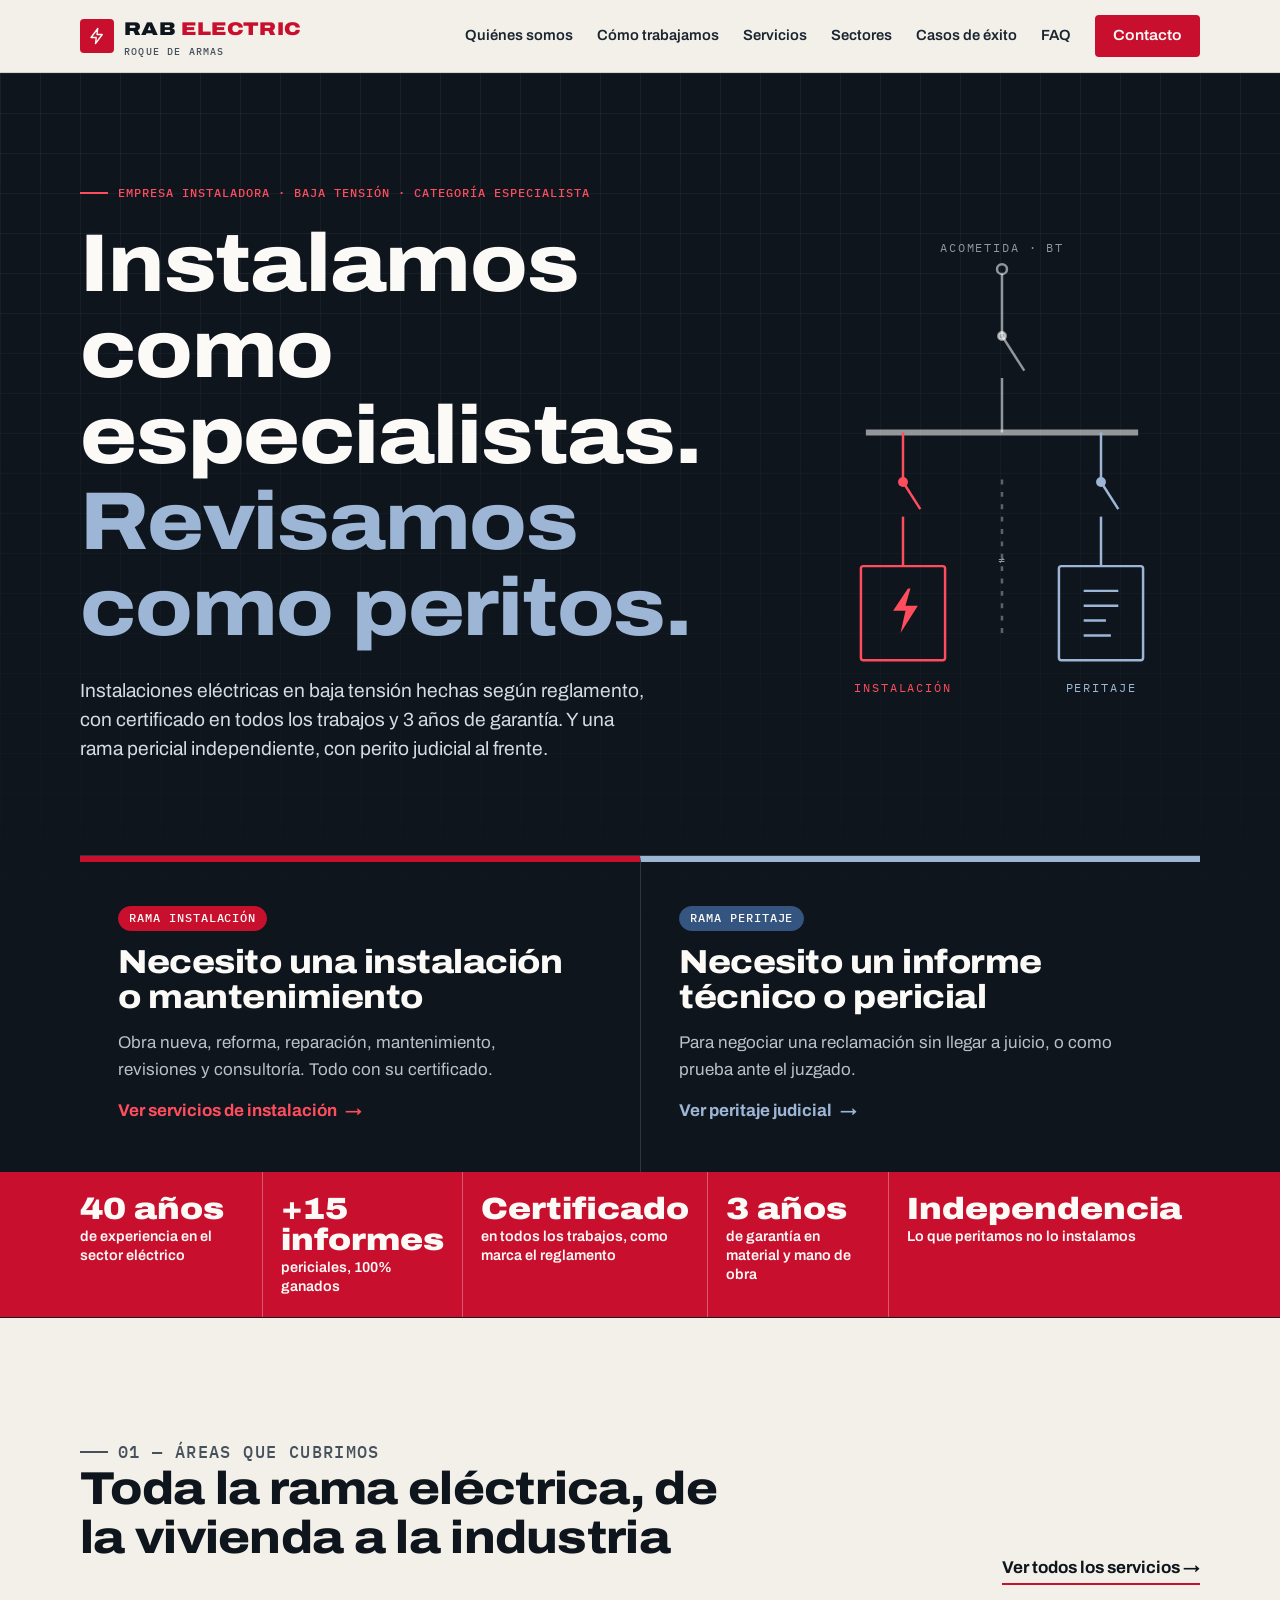
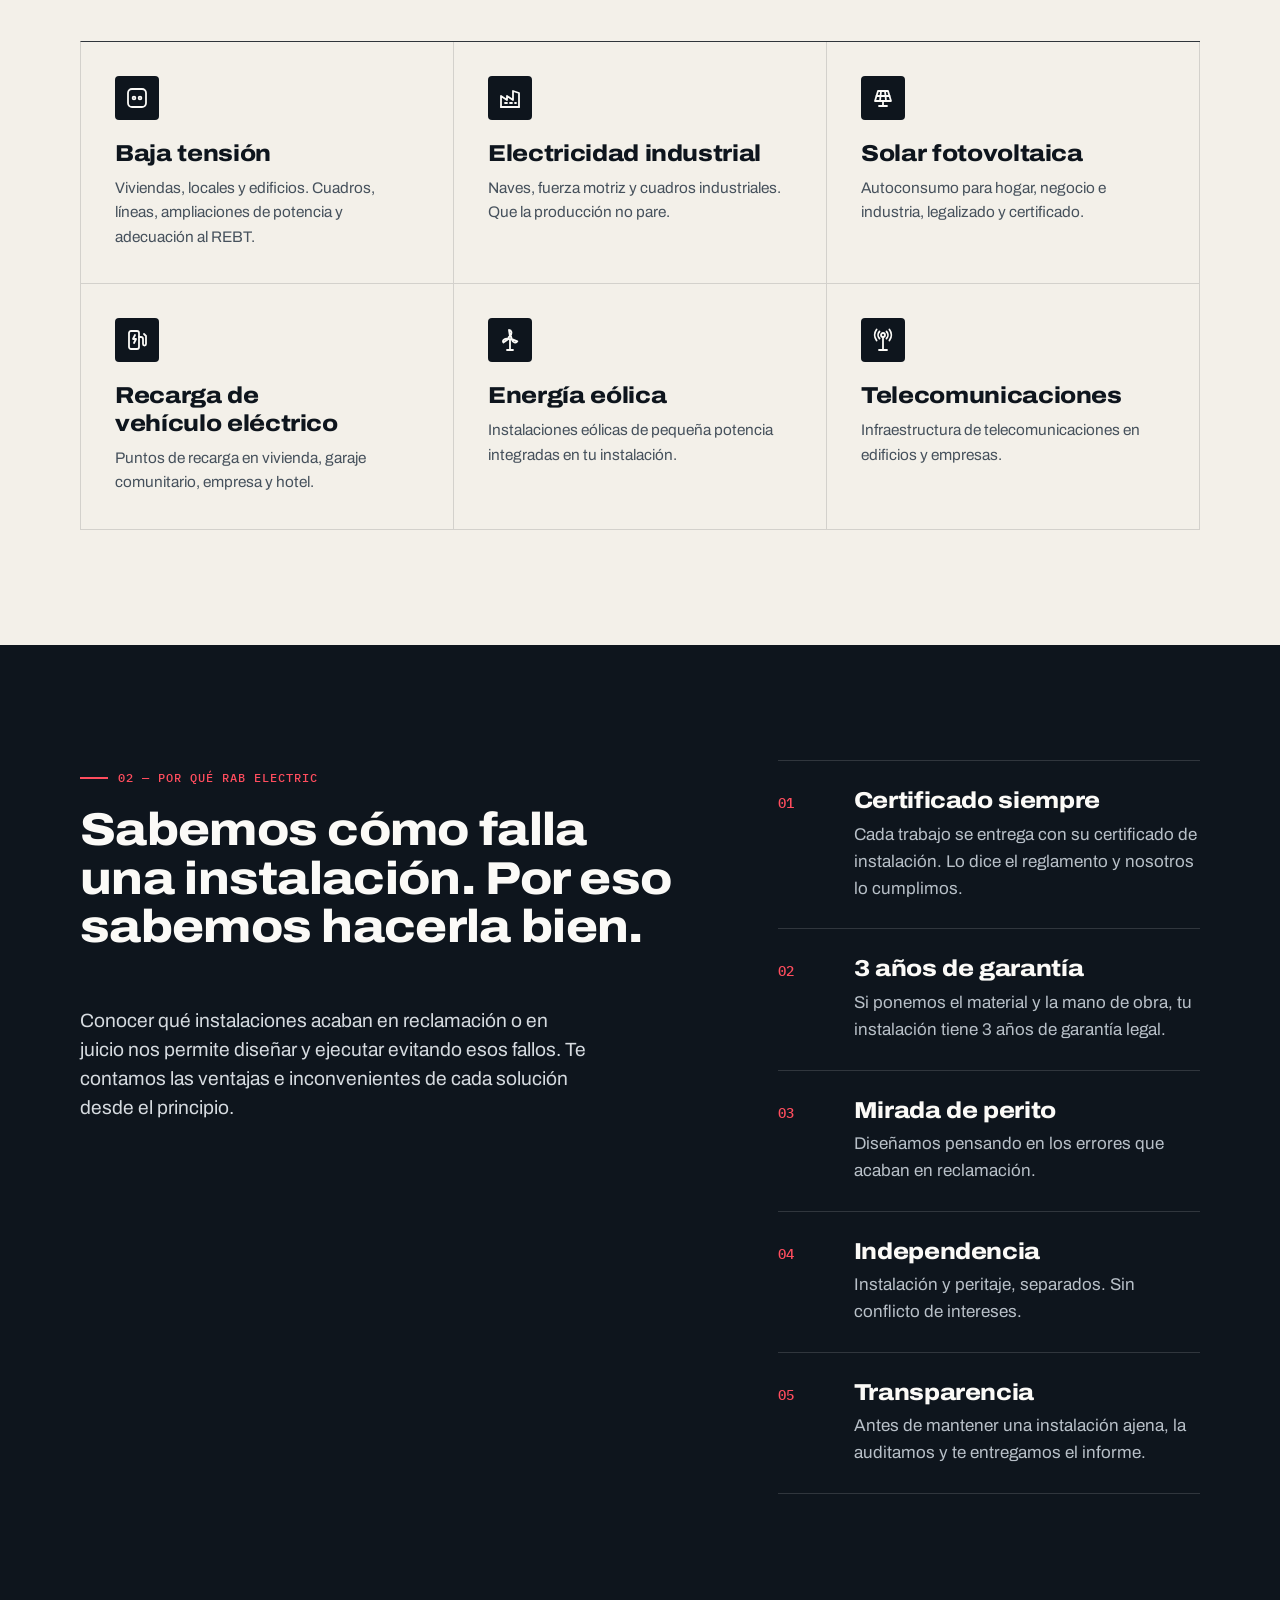
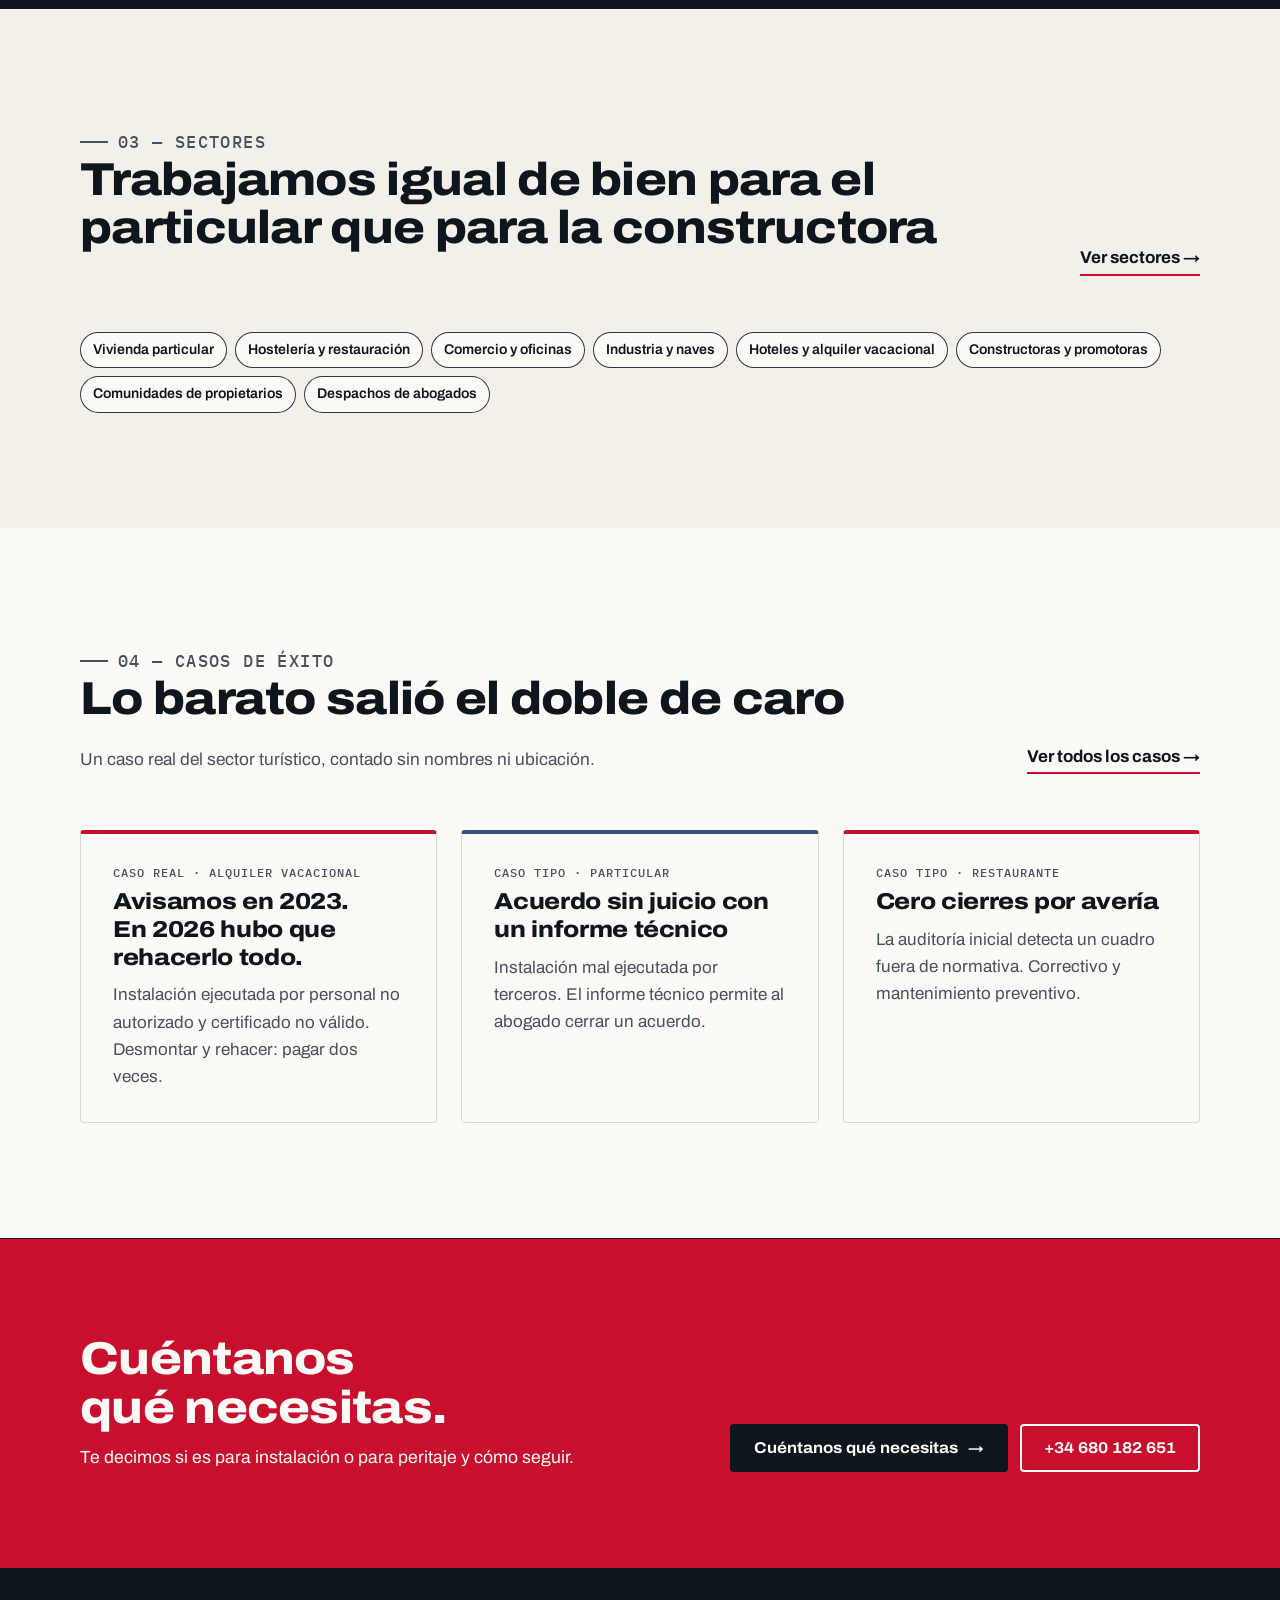
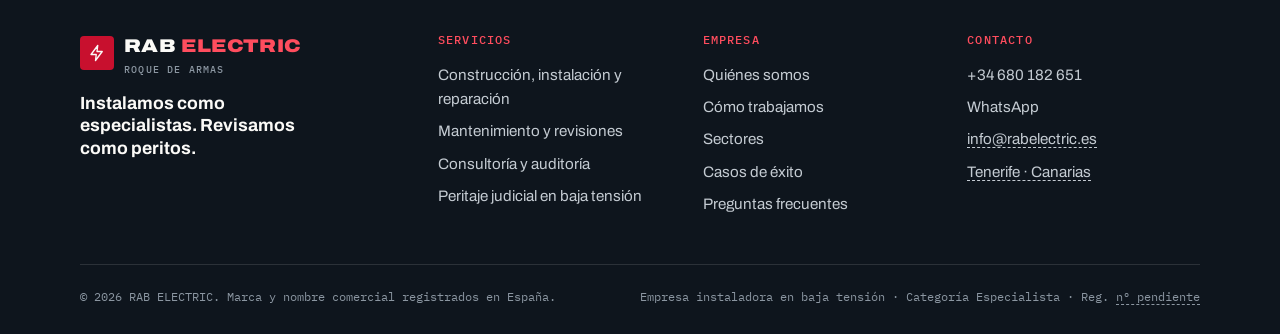
<file: index.html>
<!doctype html>
<html lang="es">
<head>
  <meta charset="utf-8">
  <meta name="viewport" content="width=device-width, initial-scale=1">
  <title>RAB ELECTRIC — Instalamos como especialistas. Revisamos como peritos.</title>
  <meta name="description" content="Empresa instaladora de baja tensión, categoría Especialista, con perito judicial al frente. Certificado en todos los trabajos y 3 años de garantía.">
  <meta name="theme-color" content="#0e151d">
  <link rel="icon" href="assets/img/favicon.svg" type="image/svg+xml">
  <link rel="preconnect" href="https://fonts.googleapis.com">
  <link rel="preconnect" href="https://fonts.gstatic.com" crossorigin>
  <link href="https://fonts.googleapis.com/css2?family=Archivo:wdth,wght@62..125,400..900&family=IBM+Plex+Mono:wght@400;500&display=swap" rel="stylesheet">
  <link rel="stylesheet" href="assets/css/styles.css">
</head>
<body>
  <a class="skip" href="#main">Saltar al contenido</a>
  <header class="site-header">
    <div class="wrap">
      <a class="brand" href="index.html" aria-label="RAB ELECTRIC, inicio">
        <span class="brand-mark"><svg viewBox="0 0 24 24" fill="none" stroke="currentColor" stroke-width="1.8" stroke-linecap="round" stroke-linejoin="round" aria-hidden="true"><path d="M13 2 4 14h7l-1 8 9-12h-7l1-8z"/></svg></span>
        <span>RAB <b>ELECTRIC</b><small>ROQUE DE ARMAS</small></span>
      </a>
      <button class="nav-toggle" type="button" aria-expanded="false" aria-controls="nav" aria-label="Abrir menú"><span></span></button>
      <nav class="nav" id="nav" aria-label="Principal">
        <a href="quienes-somos.html">Quiénes somos</a>
        <a href="como-trabajamos.html">Cómo trabajamos</a>
        <a href="servicios.html">Servicios</a>
        <a href="sectores.html">Sectores</a>
        <a href="casos-de-exito.html">Casos de éxito</a>
        <a href="preguntas-frecuentes.html">FAQ</a>
        <a class="btn btn--red" href="contacto.html">Contacto</a>
      </nav>
    </div>
  </header>

  <main id="main">
    <section class="hero on-dark">
      <div class="wrap">
        <div class="hero-grid">
          <div>
            <p class="eyebrow eyebrow--red">Empresa instaladora · Baja tensión · Categoría Especialista</p>
            <h1><span class="line1">Instalamos como especialistas.</span> <span class="line2">Revisamos como peritos.</span></h1>
            <p class="lead">Instalaciones eléctricas en baja tensión hechas según reglamento, con certificado en todos los trabajos y 3 años de garantía. Y una rama pericial independiente, con perito judicial al frente.</p>
          </div>
          <svg class="hero-diagram" viewBox="0 0 320 400" fill="none" stroke="currentColor" stroke-width="2" role="img" aria-label="Esquema unifilar: una acometida que se divide en dos ramas independientes, Instalación y Peritaje">
          <g font-family="IBM Plex Mono, monospace" font-size="10" letter-spacing="1.5" fill="currentColor" stroke="none">
            <text x="160" y="16" text-anchor="middle">ACOMETIDA · BT</text>
            <text x="80" y="372" text-anchor="middle" class="live">INSTALACIÓN</text>
            <text x="240" y="372" text-anchor="middle" class="peri">PERITAJE</text>
            <text x="160" y="268" text-anchor="middle">≠</text>
          </g>
          <circle cx="160" cy="30" r="4"/>
          <path d="M160 34v50"/>
          <path d="M160 84l18 28"/><path d="M160 118v44"/>
          <circle cx="160" cy="84" r="3" fill="currentColor"/>
          <path d="M50 162h220" stroke-width="5"/>
          <g class="live">
            <path d="M80 162v40"/><circle cx="80" cy="202" r="3" fill="currentColor"/>
            <path d="M80 202l14 22"/><path d="M80 230v40"/>
            <rect x="46" y="270" width="68" height="76" rx="2"/>
            <path d="m84 288-12 18h10l-4 18 14-22h-10l4-14z" fill="currentColor" stroke="none"/>
          </g>
          <g class="peri">
            <path d="M240 162v40"/><circle cx="240" cy="202" r="3" fill="currentColor"/>
            <path d="M240 202l14 22"/><path d="M240 230v40"/>
            <rect x="206" y="270" width="68" height="76" rx="2"/>
            <path d="M226 290h28M226 302h28M226 314h18M226 326h22" stroke-width="2"/>
          </g>
          <path d="M160 200v130" stroke-dasharray="4 6" opacity=".6"/>
        </svg>
        </div>
        <div class="paths">
          <a class="path path--inst" href="servicios.html#instalacion">
            <span class="tag tag--inst">Rama Instalación</span>
            <h2>Necesito una instalación o mantenimiento</h2>
            <p>Obra nueva, reforma, reparación, mantenimiento, revisiones y consultoría. Todo con su certificado.</p>
            <span class="go">Ver servicios de instalación <span class="arrow" aria-hidden="true">→</span></span>
          </a>
          <a class="path path--peri" href="servicios.html#peritaje">
            <span class="tag tag--peri">Rama Peritaje</span>
            <h2>Necesito un informe técnico o pericial</h2>
            <p>Para negociar una reclamación sin llegar a juicio, o como prueba ante el juzgado.</p>
            <span class="go">Ver peritaje judicial <span class="arrow" aria-hidden="true">→</span></span>
          </a>
        </div>
      </div>
    </section>

    <section class="proof" aria-label="Garantías">
      <div class="wrap">
        <ul>
          <li><b>40 años</b><span>de experiencia en el sector eléctrico</span></li>
          <li><b>+15 informes</b><span>periciales, 100% ganados</span></li>
          <li><b>Certificado</b><span>en todos los trabajos, como marca el reglamento</span></li>
          <li><b>3 años</b><span>de garantía en material y mano de obra</span></li>
          <li><b>Independencia</b><span>Lo que peritamos no lo instalamos</span></li>
        </ul>
      </div>
    </section>

    <section class="section">
      <div class="wrap">
        <div class="section-head section-head--split">
          <div>
            <p class="eyebrow">01 — Áreas que cubrimos</p>
            <h2>Toda la rama eléctrica, de la vivienda a la industria</h2>
          </div>
          <a class="link-arrow" href="servicios.html">Ver todos los servicios →</a>
        </div>
        <div class="areas">
          <div class="area">
            <span class="icon"><svg viewBox="0 0 24 24" fill="none" stroke="currentColor" stroke-width="1.8" stroke-linecap="round" stroke-linejoin="round" aria-hidden="true"><rect x="3" y="3" width="18" height="18" rx="4"/><circle cx="9" cy="12" r="1.4"/><circle cx="15" cy="12" r="1.4"/></svg></span>
            <h3>Baja tensión</h3>
            <p>Viviendas, locales y edificios. Cuadros, líneas, ampliaciones de potencia y adecuación al REBT.</p>
          </div>
          <div class="area">
            <span class="icon"><svg viewBox="0 0 24 24" fill="none" stroke="currentColor" stroke-width="1.8" stroke-linecap="round" stroke-linejoin="round" aria-hidden="true"><path d="M3 21V10l6 4v-4l6 4V5l6 2v14z"/><path d="M3 21h18M7 17h2M12 17h2M17 17h1"/></svg></span>
            <h3>Electricidad industrial</h3>
            <p>Naves, fuerza motriz y cuadros industriales. Que la producción no pare.</p>
          </div>
          <div class="area">
            <span class="icon"><svg viewBox="0 0 24 24" fill="none" stroke="currentColor" stroke-width="1.8" stroke-linecap="round" stroke-linejoin="round" aria-hidden="true"><path d="M4 15 7 5h10l3 10z"/><path d="M5.5 10h13M10 5l-1 10M14 5l1 10M12 15v5M8 20h8"/></svg></span>
            <h3>Solar fotovoltaica</h3>
            <p>Autoconsumo para hogar, negocio e industria, legalizado y certificado.</p>
          </div>
          <div class="area">
            <span class="icon"><svg viewBox="0 0 24 24" fill="none" stroke="currentColor" stroke-width="1.8" stroke-linecap="round" stroke-linejoin="round" aria-hidden="true"><rect x="4" y="3" width="10" height="18" rx="2"/><path d="m10 7-2 4h3l-2 4"/><path d="M14 9h2a2 2 0 0 1 2 2v5a1.5 1.5 0 0 0 3 0V8l-2-2"/></svg></span>
            <h3>Recarga de vehículo eléctrico</h3>
            <p>Puntos de recarga en vivienda, garaje comunitario, empresa y hotel.</p>
          </div>
          <div class="area">
            <span class="icon"><svg viewBox="0 0 24 24" fill="none" stroke="currentColor" stroke-width="1.8" stroke-linecap="round" stroke-linejoin="round" aria-hidden="true"><path d="M12 12v10M9 22h6"/><circle cx="12" cy="10" r="1.5"/><path d="M12 8.5 11 2c2.5 0 3.5 3 1 6.5M13.3 10.8l6 2.6c-1.2 2.2-4.4 1.6-6-2.6M10.7 10.8 5.4 14.6c-1.3-2.1.9-4.5 5.3-3.8"/></svg></span>
            <h3>Energía eólica</h3>
            <p>Instalaciones eólicas de pequeña potencia integradas en tu instalación.</p>
          </div>
          <div class="area">
            <span class="icon"><svg viewBox="0 0 24 24" fill="none" stroke="currentColor" stroke-width="1.8" stroke-linecap="round" stroke-linejoin="round" aria-hidden="true"><path d="M12 9v13M8 22h8"/><circle cx="12" cy="7" r="2"/><path d="M8.5 3.5a5 5 0 0 0 0 7M15.5 3.5a5 5 0 0 1 0 7M5.6 1.5a9 9 0 0 0 0 11M18.4 1.5a9 9 0 0 1 0 11"/></svg></span>
            <h3>Telecomunicaciones</h3>
            <p>Infraestructura de telecomunicaciones en edificios y empresas.</p>
          </div>
        </div>
      </div>
    </section>

    <section class="section on-dark">
      <div class="wrap split split--wide-left">
        <div>
          <p class="eyebrow eyebrow--red">02 — Por qué RAB ELECTRIC</p>
          <h2>Sabemos cómo falla una instalación. Por eso sabemos hacerla bien.</h2>
          <p class="lead mt-l">Conocer qué instalaciones acaban en reclamación o en juicio nos permite diseñar y ejecutar evitando esos fallos. Te contamos las ventajas e inconvenientes de cada solución desde el principio.</p>
        </div>
        <ol class="pillars">
          <li><h3>Certificado siempre</h3><p>Cada trabajo se entrega con su certificado de instalación. Lo dice el reglamento y nosotros lo cumplimos.</p></li>
          <li><h3>3 años de garantía</h3><p>Si ponemos el material y la mano de obra, tu instalación tiene 3 años de garantía legal.</p></li>
          <li><h3>Mirada de perito</h3><p>Diseñamos pensando en los errores que acaban en reclamación.</p></li>
          <li><h3>Independencia</h3><p>Instalación y peritaje, separados. Sin conflicto de intereses.</p></li>
          <li><h3>Transparencia</h3><p>Antes de mantener una instalación ajena, la auditamos y te entregamos el informe.</p></li>
        </ol>
      </div>
    </section>

    <section class="section">
      <div class="wrap">
        <div class="section-head section-head--split">
          <div>
            <p class="eyebrow">03 — Sectores</p>
            <h2>Trabajamos igual de bien para el particular que para la constructora</h2>
          </div>
          <a class="link-arrow" href="sectores.html">Ver sectores →</a>
        </div>
        <ul class="chips">
          <li>Vivienda particular</li><li>Hostelería y restauración</li><li>Comercio y oficinas</li><li>Industria y naves</li>
          <li>Hoteles y alquiler vacacional</li><li>Constructoras y promotoras</li><li>Comunidades de propietarios</li><li>Despachos de abogados</li>
        </ul>
      </div>
    </section>

    <section class="section section--white">
      <div class="wrap">
        <div class="section-head section-head--split">
          <div>
            <p class="eyebrow">04 — Casos de éxito</p>
            <h2>Lo barato salió el doble de caro</h2>
            <p>Un caso real del sector turístico, contado sin nombres ni ubicación.</p>
          </div>
          <a class="link-arrow" href="casos-de-exito.html">Ver todos los casos →</a>
        </div>
        <div class="grid grid-3">
          <a class="card card--inst" href="casos-de-exito.html#caso-alquiler-vacacional">
            <span class="num">CASO REAL · ALQUILER VACACIONAL</span>
            <h3>Avisamos en 2023. En 2026 hubo que rehacerlo todo.</h3>
            <p>Instalación ejecutada por personal no autorizado y certificado no válido. Desmontar y rehacer: pagar dos veces.</p>
          </a>
          <a class="card card--peri" href="casos-de-exito.html#casos-tipo">
            <span class="num">CASO TIPO · PARTICULAR</span>
            <h3>Acuerdo sin juicio con un informe técnico</h3>
            <p>Instalación mal ejecutada por terceros. El informe técnico permite al abogado cerrar un acuerdo.</p>
          </a>
          <a class="card card--inst" href="casos-de-exito.html#casos-tipo">
            <span class="num">CASO TIPO · RESTAURANTE</span>
            <h3>Cero cierres por avería</h3>
            <p>La auditoría inicial detecta un cuadro fuera de normativa. Correctivo y mantenimiento preventivo.</p>
          </a>
        </div>
      </div>
    </section>

    <section class="cta">
      <div class="wrap">
        <div>
          <h2>Cuéntanos qué necesitas.</h2>
          <p>Te decimos si es para instalación o para peritaje y cómo seguir.</p>
        </div>
        <div class="actions">
          <a class="btn" href="contacto.html">Cuéntanos qué necesitas <span class="arrow" aria-hidden="true">→</span></a>
          <a class="btn btn--ghost" href="tel:+34680182651">+34 680 182 651</a>
        </div>
      </div>
    </section>
  </main>

  <footer class="site-footer">
    <div class="wrap">
      <div class="footer-grid">
        <div>
          <a class="brand" href="index.html" aria-label="RAB ELECTRIC, inicio">
        <span class="brand-mark"><svg viewBox="0 0 24 24" fill="none" stroke="currentColor" stroke-width="1.8" stroke-linecap="round" stroke-linejoin="round" aria-hidden="true"><path d="M13 2 4 14h7l-1 8 9-12h-7l1-8z"/></svg></span>
        <span>RAB <b>ELECTRIC</b><small>ROQUE DE ARMAS</small></span>
      </a>
          <p class="footer-claim">Instalamos como especialistas. Revisamos como peritos.</p>
        </div>
        <div>
          <h3>Servicios</h3>
          <ul>
            <li><a href="servicios.html#instalacion">Construcción, instalación y reparación</a></li>
            <li><a href="servicios.html#mantenimiento">Mantenimiento y revisiones</a></li>
            <li><a href="servicios.html#consultoria">Consultoría y auditoría</a></li>
            <li><a href="servicios.html#peritaje">Peritaje judicial en baja tensión</a></li>
          </ul>
        </div>
        <div>
          <h3>Empresa</h3>
          <ul>
            <li><a href="quienes-somos.html">Quiénes somos</a></li>
            <li><a href="como-trabajamos.html">Cómo trabajamos</a></li>
            <li><a href="sectores.html">Sectores</a></li>
            <li><a href="casos-de-exito.html">Casos de éxito</a></li>
            <li><a href="preguntas-frecuentes.html">Preguntas frecuentes</a></li>
          </ul>
        </div>
        <div>
          <h3>Contacto</h3>
          <ul>
            <li><a href="tel:+34680182651">+34 680 182 651</a></li>
            <li><a href="https://wa.me/34680182651" target="_blank" rel="noopener">WhatsApp</a></li>
            <li><span class="tbd" title="Email pendiente de confirmar">info@rabelectric.es</span></li>
            <li><span class="tbd" title="Zona de trabajo pendiente de confirmar">Tenerife · Canarias</span></li>
          </ul>
        </div>
      </div>
      <div class="footer-legal">
        <span>© 2026 RAB ELECTRIC. Marca y nombre comercial registrados en España.</span>
        <span>Empresa instaladora en baja tensión · Categoría Especialista · Reg. <span class="tbd" title="Dato pendiente de confirmar">nº pendiente</span></span>
      </div>
    </div>
  </footer>
  <script src="assets/js/main.js" defer></script>
</body>
</html>
</file>
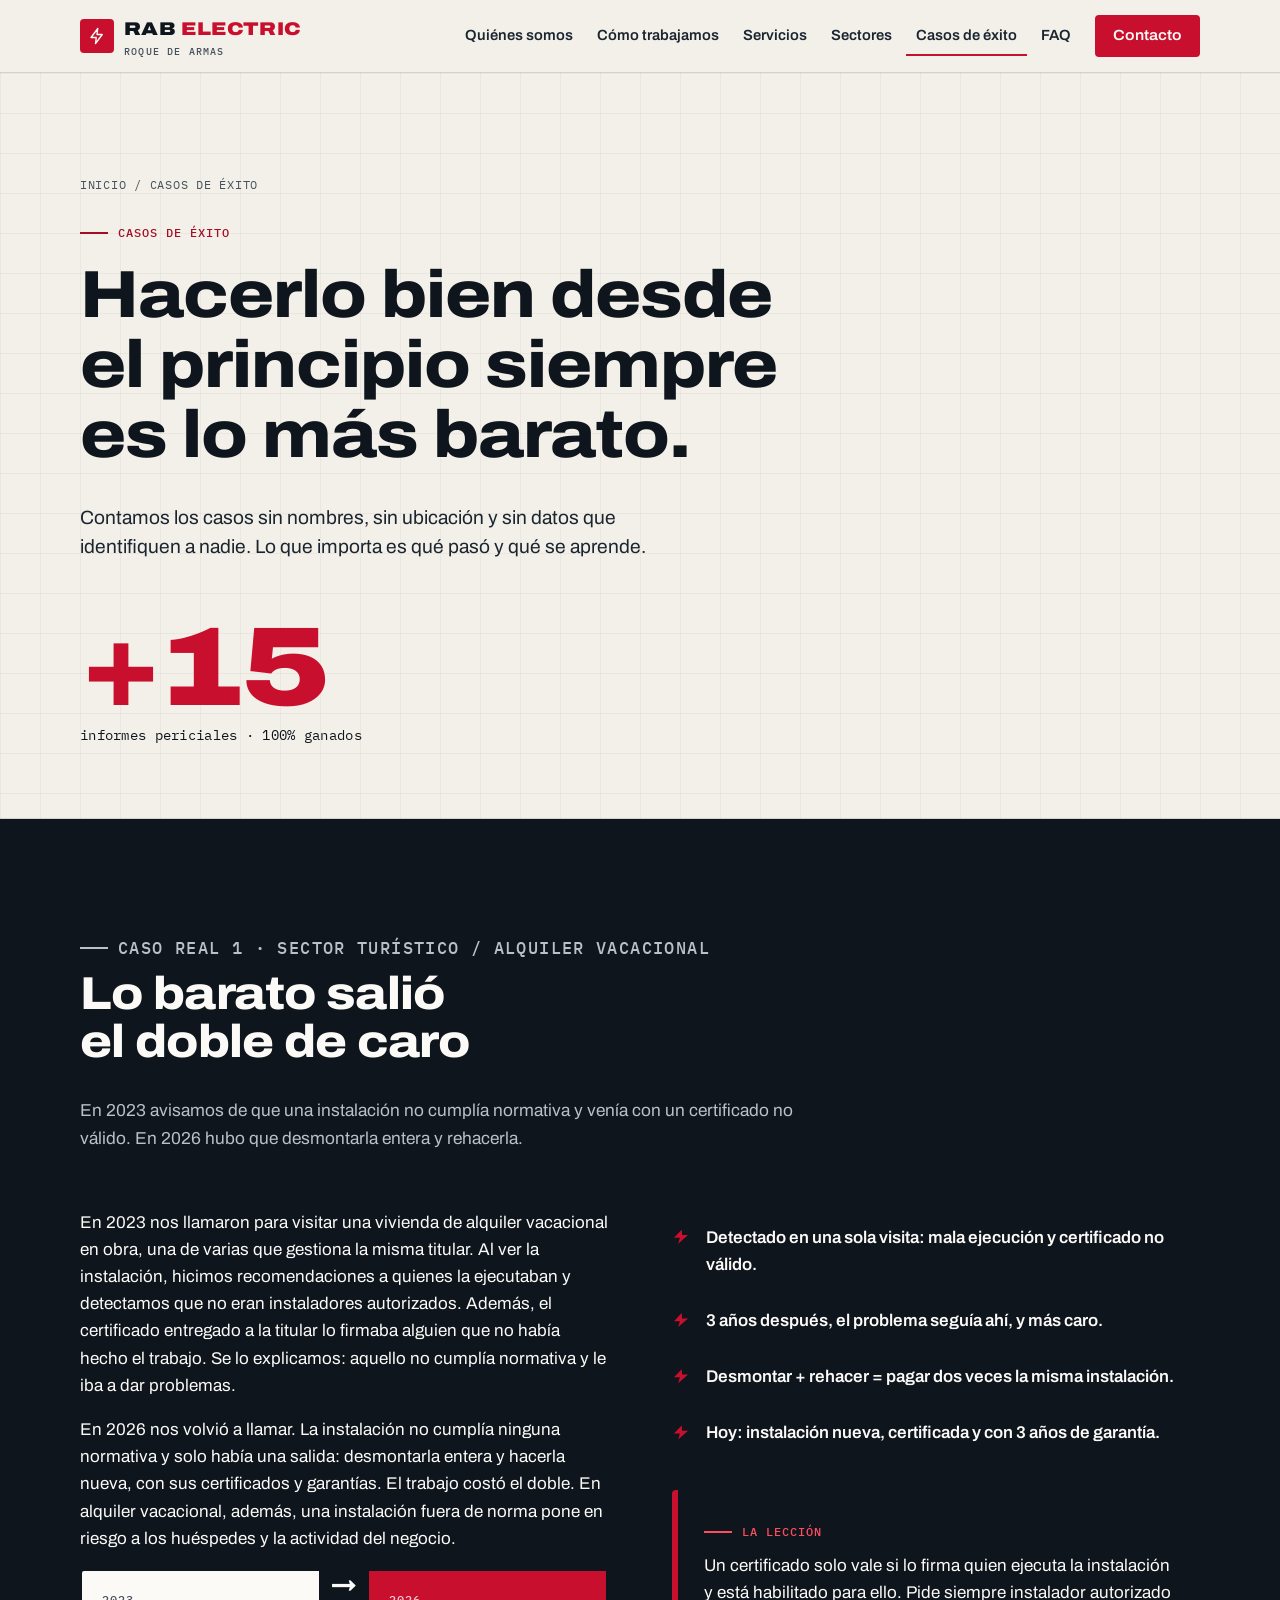
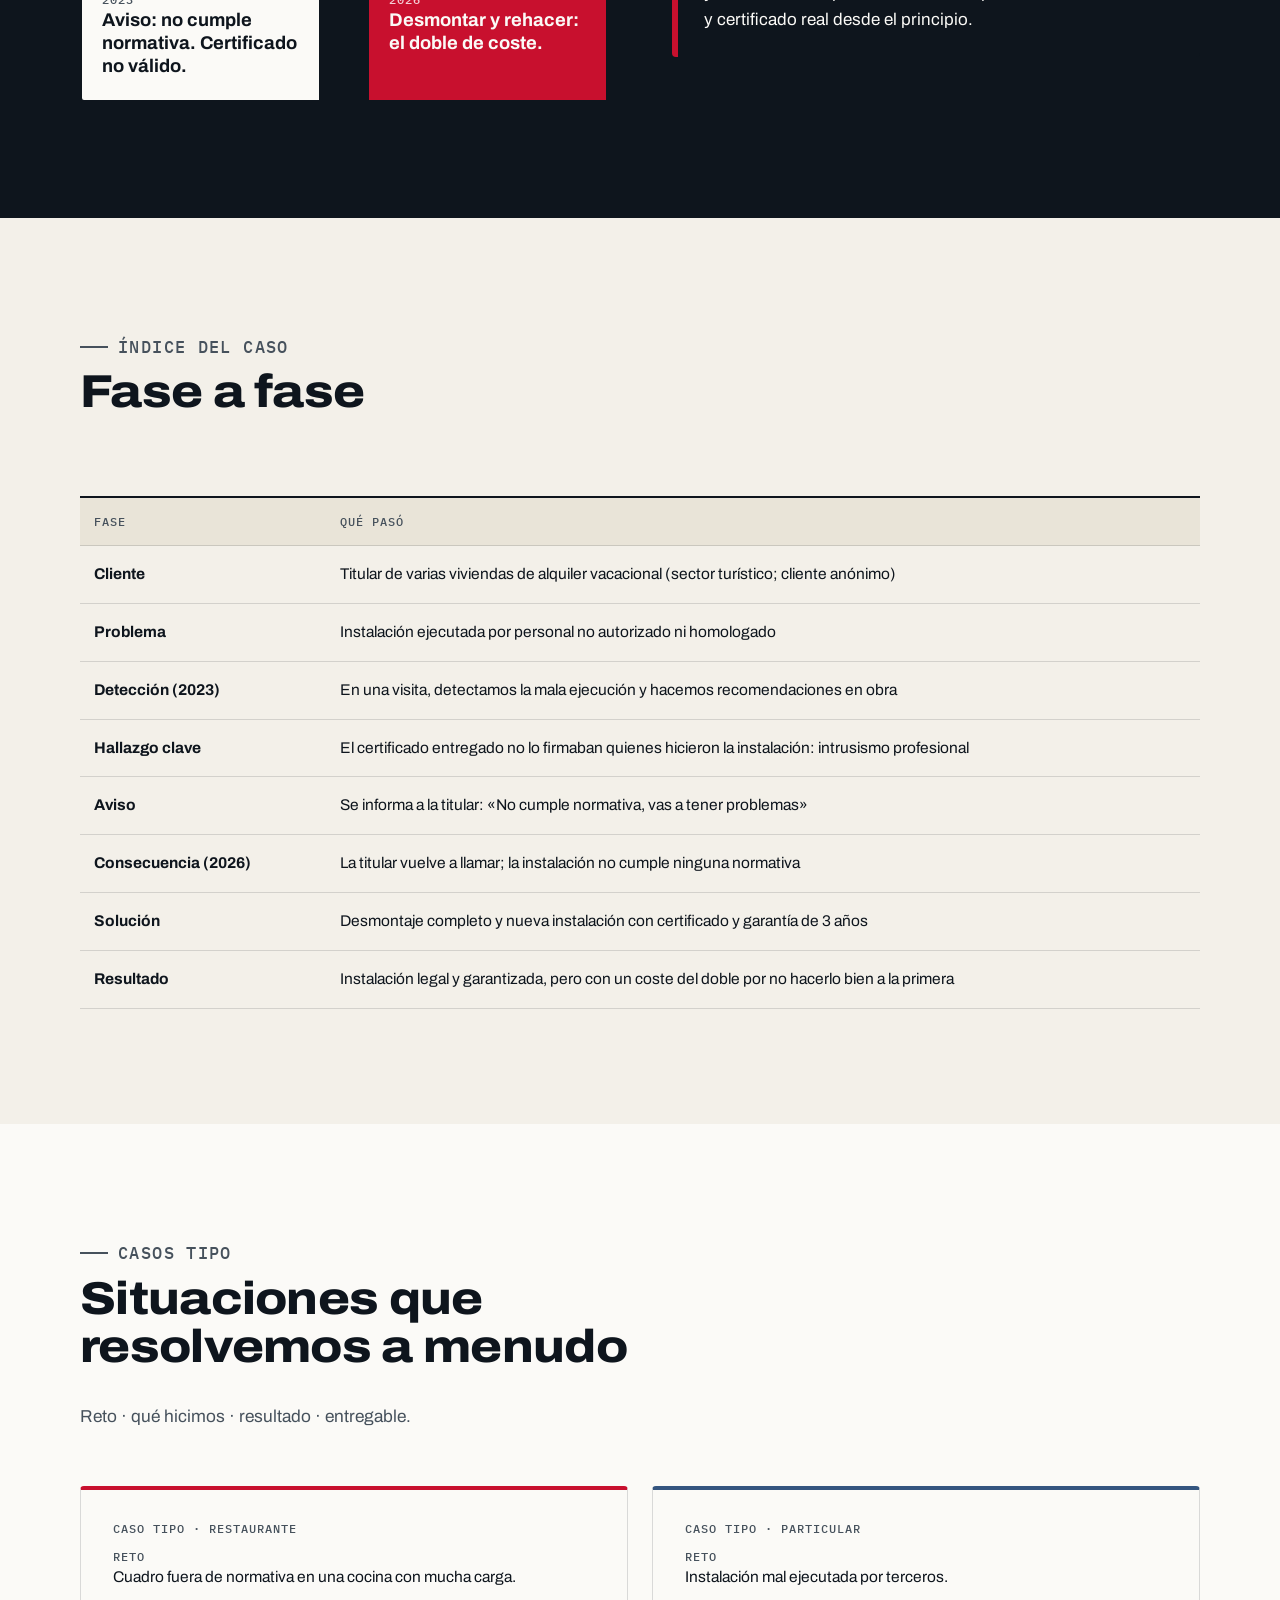
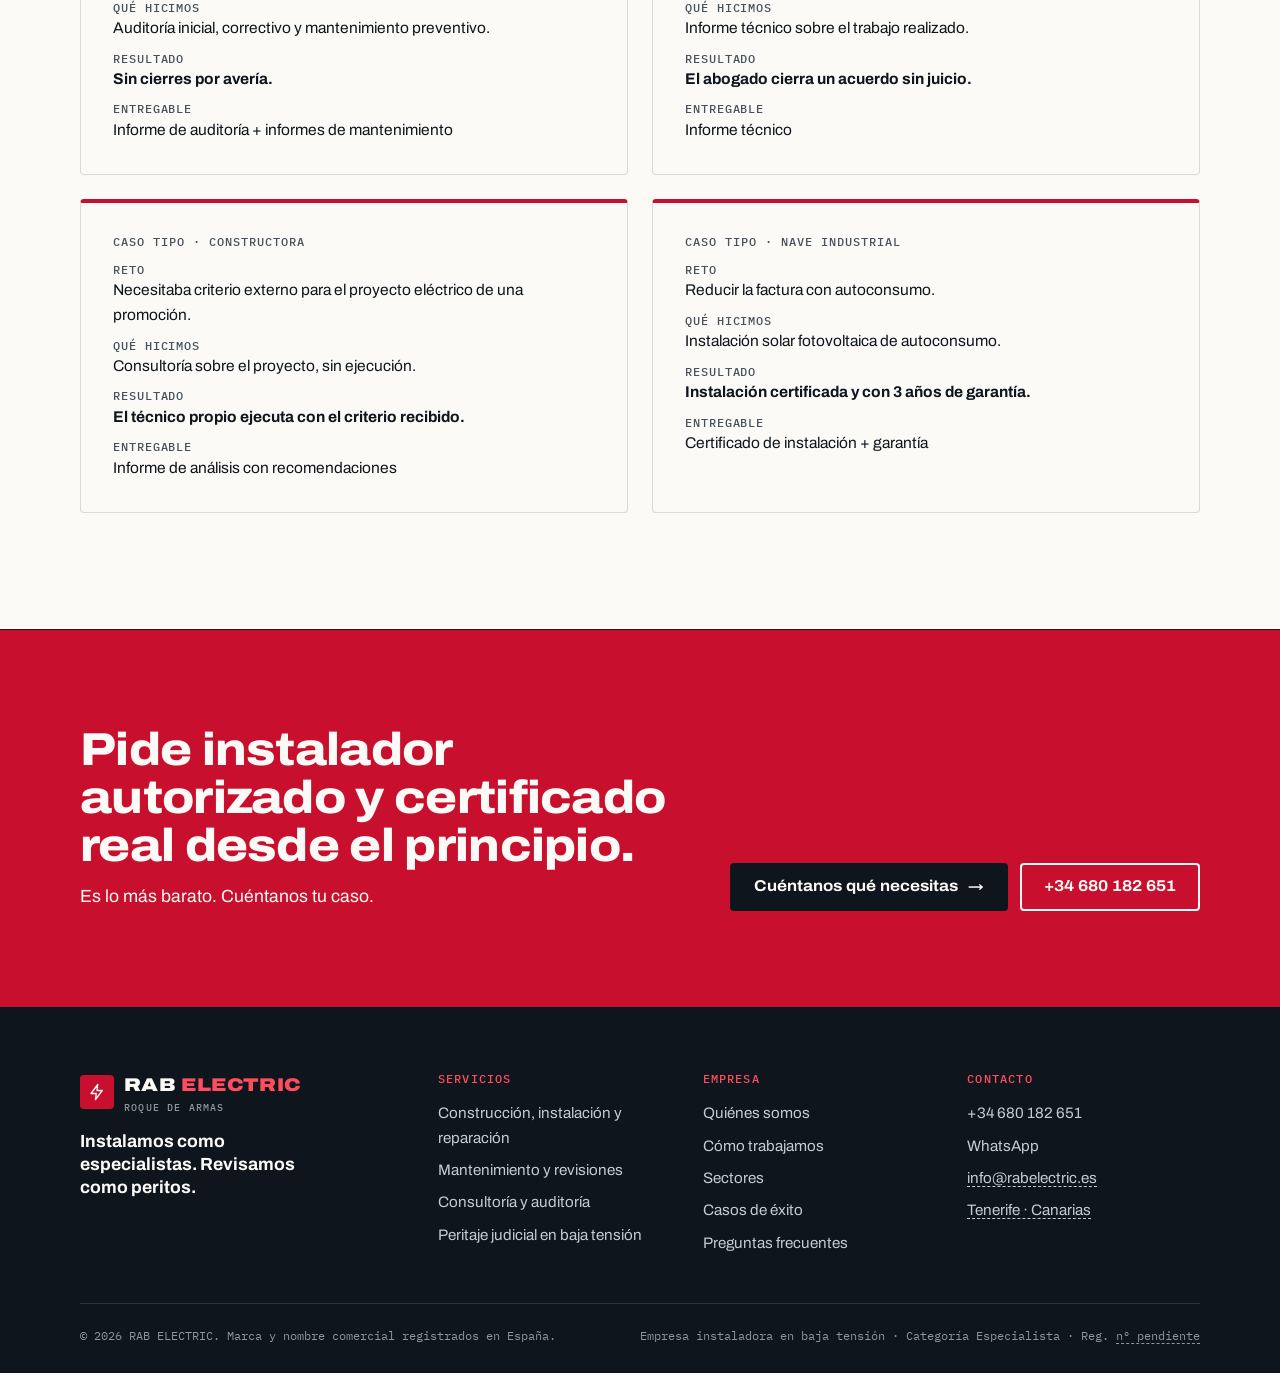
<file: casos-de-exito.html>
<!doctype html>
<html lang="es">
<head>
  <meta charset="utf-8">
  <meta name="viewport" content="width=device-width, initial-scale=1">
  <title>Casos de éxito — RAB ELECTRIC</title>
  <meta name="description" content="Casos reales contados sin nombres: por qué hacer bien la instalación desde el principio siempre es lo más barato.">
  <meta name="theme-color" content="#0e151d">
  <link rel="icon" href="assets/img/favicon.svg" type="image/svg+xml">
  <link rel="preconnect" href="https://fonts.googleapis.com">
  <link rel="preconnect" href="https://fonts.gstatic.com" crossorigin>
  <link href="https://fonts.googleapis.com/css2?family=Archivo:wdth,wght@62..125,400..900&family=IBM+Plex+Mono:wght@400;500&display=swap" rel="stylesheet">
  <link rel="stylesheet" href="assets/css/styles.css">
</head>
<body>
  <a class="skip" href="#main">Saltar al contenido</a>
  <header class="site-header">
    <div class="wrap">
      <a class="brand" href="index.html" aria-label="RAB ELECTRIC, inicio">
        <span class="brand-mark"><svg viewBox="0 0 24 24" fill="none" stroke="currentColor" stroke-width="1.8" stroke-linecap="round" stroke-linejoin="round" aria-hidden="true"><path d="M13 2 4 14h7l-1 8 9-12h-7l1-8z"/></svg></span>
        <span>RAB <b>ELECTRIC</b><small>ROQUE DE ARMAS</small></span>
      </a>
      <button class="nav-toggle" type="button" aria-expanded="false" aria-controls="nav" aria-label="Abrir menú"><span></span></button>
      <nav class="nav" id="nav" aria-label="Principal">
        <a href="quienes-somos.html">Quiénes somos</a>
        <a href="como-trabajamos.html">Cómo trabajamos</a>
        <a href="servicios.html">Servicios</a>
        <a href="sectores.html">Sectores</a>
        <a href="casos-de-exito.html" aria-current="page">Casos de éxito</a>
        <a href="preguntas-frecuentes.html">FAQ</a>
        <a class="btn btn--red" href="contacto.html">Contacto</a>
      </nav>
    </div>
  </header>

  <main id="main">
    <section class="page-hero">
      <div class="wrap">
        <p class="crumbs"><a href="index.html">Inicio</a> / Casos de éxito</p>
        <p class="eyebrow eyebrow--red">Casos de éxito</p>
        <h1>Hacerlo bien desde el principio siempre es lo más barato.</h1>
        <p class="lead">Contamos los casos sin nombres, sin ubicación y sin datos que identifiquen a nadie. Lo que importa es qué pasó y qué se aprende.</p>
        <div class="stat-big mt-l" style="color:var(--ink)"><b style="color:var(--red)">+15</b><span class="mono">informes periciales · 100% ganados</span></div>
      </div>
    </section>

    <section class="section on-dark" id="caso-alquiler-vacacional">
      <div class="wrap">
        <div class="section-head">
          <p class="eyebrow eyebrow--red">Caso real 1 · Sector turístico / alquiler vacacional</p>
          <h2>Lo barato salió el doble de caro</h2>
          <p>En 2023 avisamos de que una instalación no cumplía normativa y venía con un certificado no válido. En 2026 hubo que desmontarla entera y rehacerla.</p>
        </div>
        <div class="case-feature">
          <div class="stack">
            <p>En 2023 nos llamaron para visitar una vivienda de alquiler vacacional en obra, una de varias que gestiona la misma titular. Al ver la instalación, hicimos recomendaciones a quienes la ejecutaban y detectamos que no eran instaladores autorizados. Además, el certificado entregado a la titular lo firmaba alguien que no había hecho el trabajo. Se lo explicamos: aquello no cumplía normativa y le iba a dar problemas.</p>
            <p>En 2026 nos volvió a llamar. La instalación no cumplía ninguna normativa y solo había una salida: desmontarla entera y hacerla nueva, con sus certificados y garantías. El trabajo costó el doble. En alquiler vacacional, además, una instalación fuera de norma pone en riesgo a los huéspedes y la actividad del negocio.</p>
            <div class="cost" style="color:var(--ink)">
              <div><span class="year">2023</span><b>Aviso: no cumple normativa. Certificado no válido.</b></div>
              <div class="sep" aria-hidden="true">→</div>
              <div class="after"><span class="year">2026</span><b>Desmontar y rehacer: el doble de coste.</b></div>
            </div>
          </div>
          <div>
            <ul class="highlights">
              <li>Detectado en una sola visita: mala ejecución y certificado no válido.</li>
              <li>3 años después, el problema seguía ahí, y más caro.</li>
              <li>Desmontar + rehacer = pagar dos veces la misma instalación.</li>
              <li>Hoy: instalación nueva, certificada y con 3 años de garantía.</li>
            </ul>
            <div class="lesson">
              <p class="eyebrow">La lección</p>
              <p>Un certificado solo vale si lo firma quien ejecuta la instalación y está habilitado para ello. Pide siempre instalador autorizado y certificado real desde el principio.</p>
            </div>
          </div>
        </div>
      </div>
    </section>

    <section class="section">
      <div class="wrap">
        <div class="section-head">
          <p class="eyebrow">Índice del caso</p>
          <h2>Fase a fase</h2>
        </div>
        <div class="table-wrap">
          <table class="report">
            <thead><tr><th scope="col">Fase</th><th scope="col">Qué pasó</th></tr></thead>
            <tbody>
              <tr><td>Cliente</td><td>Titular de varias viviendas de alquiler vacacional (sector turístico; cliente anónimo)</td></tr>
              <tr><td>Problema</td><td>Instalación ejecutada por personal no autorizado ni homologado</td></tr>
              <tr><td>Detección (2023)</td><td>En una visita, detectamos la mala ejecución y hacemos recomendaciones en obra</td></tr>
              <tr><td>Hallazgo clave</td><td>El certificado entregado no lo firmaban quienes hicieron la instalación: intrusismo profesional</td></tr>
              <tr><td>Aviso</td><td>Se informa a la titular: «No cumple normativa, vas a tener problemas»</td></tr>
              <tr><td>Consecuencia (2026)</td><td>La titular vuelve a llamar; la instalación no cumple ninguna normativa</td></tr>
              <tr><td>Solución</td><td>Desmontaje completo y nueva instalación con certificado y garantía de 3 años</td></tr>
              <tr><td>Resultado</td><td>Instalación legal y garantizada, pero con un coste del doble por no hacerlo bien a la primera</td></tr>
            </tbody>
          </table>
        </div>
      </div>
    </section>

    <section class="section section--white" id="casos-tipo">
      <div class="wrap">
        <div class="section-head">
          <p class="eyebrow">Casos tipo</p>
          <h2>Situaciones que resolvemos a menudo</h2>
          <p>Reto · qué hicimos · resultado · entregable.</p>
        </div>
        <!-- Casos tipo de la guía de marca: sustituir por trabajos reales con datos, fotos y permiso de publicación. -->
        <div class="grid grid-2">
          <article class="card card--inst case-card">
            <span class="num">CASO TIPO · RESTAURANTE</span>
            <dl>
              <div><dt>Reto</dt><dd>Cuadro fuera de normativa en una cocina con mucha carga.</dd></div>
              <div><dt>Qué hicimos</dt><dd>Auditoría inicial, correctivo y mantenimiento preventivo.</dd></div>
              <div><dt>Resultado</dt><dd><strong>Sin cierres por avería.</strong></dd></div>
              <div><dt>Entregable</dt><dd>Informe de auditoría + informes de mantenimiento</dd></div>
            </dl>
          </article>
          <article class="card card--peri case-card">
            <span class="num">CASO TIPO · PARTICULAR</span>
            <dl>
              <div><dt>Reto</dt><dd>Instalación mal ejecutada por terceros.</dd></div>
              <div><dt>Qué hicimos</dt><dd>Informe técnico sobre el trabajo realizado.</dd></div>
              <div><dt>Resultado</dt><dd><strong>El abogado cierra un acuerdo sin juicio.</strong></dd></div>
              <div><dt>Entregable</dt><dd>Informe técnico</dd></div>
            </dl>
          </article>
          <article class="card card--inst case-card">
            <span class="num">CASO TIPO · CONSTRUCTORA</span>
            <dl>
              <div><dt>Reto</dt><dd>Necesitaba criterio externo para el proyecto eléctrico de una promoción.</dd></div>
              <div><dt>Qué hicimos</dt><dd>Consultoría sobre el proyecto, sin ejecución.</dd></div>
              <div><dt>Resultado</dt><dd><strong>El técnico propio ejecuta con el criterio recibido.</strong></dd></div>
              <div><dt>Entregable</dt><dd>Informe de análisis con recomendaciones</dd></div>
            </dl>
          </article>
          <article class="card card--inst case-card">
            <span class="num">CASO TIPO · NAVE INDUSTRIAL</span>
            <dl>
              <div><dt>Reto</dt><dd>Reducir la factura con autoconsumo.</dd></div>
              <div><dt>Qué hicimos</dt><dd>Instalación solar fotovoltaica de autoconsumo.</dd></div>
              <div><dt>Resultado</dt><dd><strong>Instalación certificada y con 3 años de garantía.</strong></dd></div>
              <div><dt>Entregable</dt><dd>Certificado de instalación + garantía</dd></div>
            </dl>
          </article>
        </div>
      </div>
    </section>

    <section class="cta">
      <div class="wrap">
        <div>
          <h2>Pide instalador autorizado y certificado real desde el principio.</h2>
          <p>Es lo más barato. Cuéntanos tu caso.</p>
        </div>
        <div class="actions">
          <a class="btn" href="contacto.html">Cuéntanos qué necesitas <span class="arrow" aria-hidden="true">→</span></a>
          <a class="btn btn--ghost" href="tel:+34680182651">+34 680 182 651</a>
        </div>
      </div>
    </section>
  </main>

  <footer class="site-footer">
    <div class="wrap">
      <div class="footer-grid">
        <div>
          <a class="brand" href="index.html" aria-label="RAB ELECTRIC, inicio">
        <span class="brand-mark"><svg viewBox="0 0 24 24" fill="none" stroke="currentColor" stroke-width="1.8" stroke-linecap="round" stroke-linejoin="round" aria-hidden="true"><path d="M13 2 4 14h7l-1 8 9-12h-7l1-8z"/></svg></span>
        <span>RAB <b>ELECTRIC</b><small>ROQUE DE ARMAS</small></span>
      </a>
          <p class="footer-claim">Instalamos como especialistas. Revisamos como peritos.</p>
        </div>
        <div>
          <h3>Servicios</h3>
          <ul>
            <li><a href="servicios.html#instalacion">Construcción, instalación y reparación</a></li>
            <li><a href="servicios.html#mantenimiento">Mantenimiento y revisiones</a></li>
            <li><a href="servicios.html#consultoria">Consultoría y auditoría</a></li>
            <li><a href="servicios.html#peritaje">Peritaje judicial en baja tensión</a></li>
          </ul>
        </div>
        <div>
          <h3>Empresa</h3>
          <ul>
            <li><a href="quienes-somos.html">Quiénes somos</a></li>
            <li><a href="como-trabajamos.html">Cómo trabajamos</a></li>
            <li><a href="sectores.html">Sectores</a></li>
            <li><a href="casos-de-exito.html">Casos de éxito</a></li>
            <li><a href="preguntas-frecuentes.html">Preguntas frecuentes</a></li>
          </ul>
        </div>
        <div>
          <h3>Contacto</h3>
          <ul>
            <li><a href="tel:+34680182651">+34 680 182 651</a></li>
            <li><a href="https://wa.me/34680182651" target="_blank" rel="noopener">WhatsApp</a></li>
            <li><span class="tbd" title="Email pendiente de confirmar">info@rabelectric.es</span></li>
            <li><span class="tbd" title="Zona de trabajo pendiente de confirmar">Tenerife · Canarias</span></li>
          </ul>
        </div>
      </div>
      <div class="footer-legal">
        <span>© 2026 RAB ELECTRIC. Marca y nombre comercial registrados en España.</span>
        <span>Empresa instaladora en baja tensión · Categoría Especialista · Reg. <span class="tbd" title="Dato pendiente de confirmar">nº pendiente</span></span>
      </div>
    </div>
  </footer>
  <script src="assets/js/main.js" defer></script>
</body>
</html>
</file>
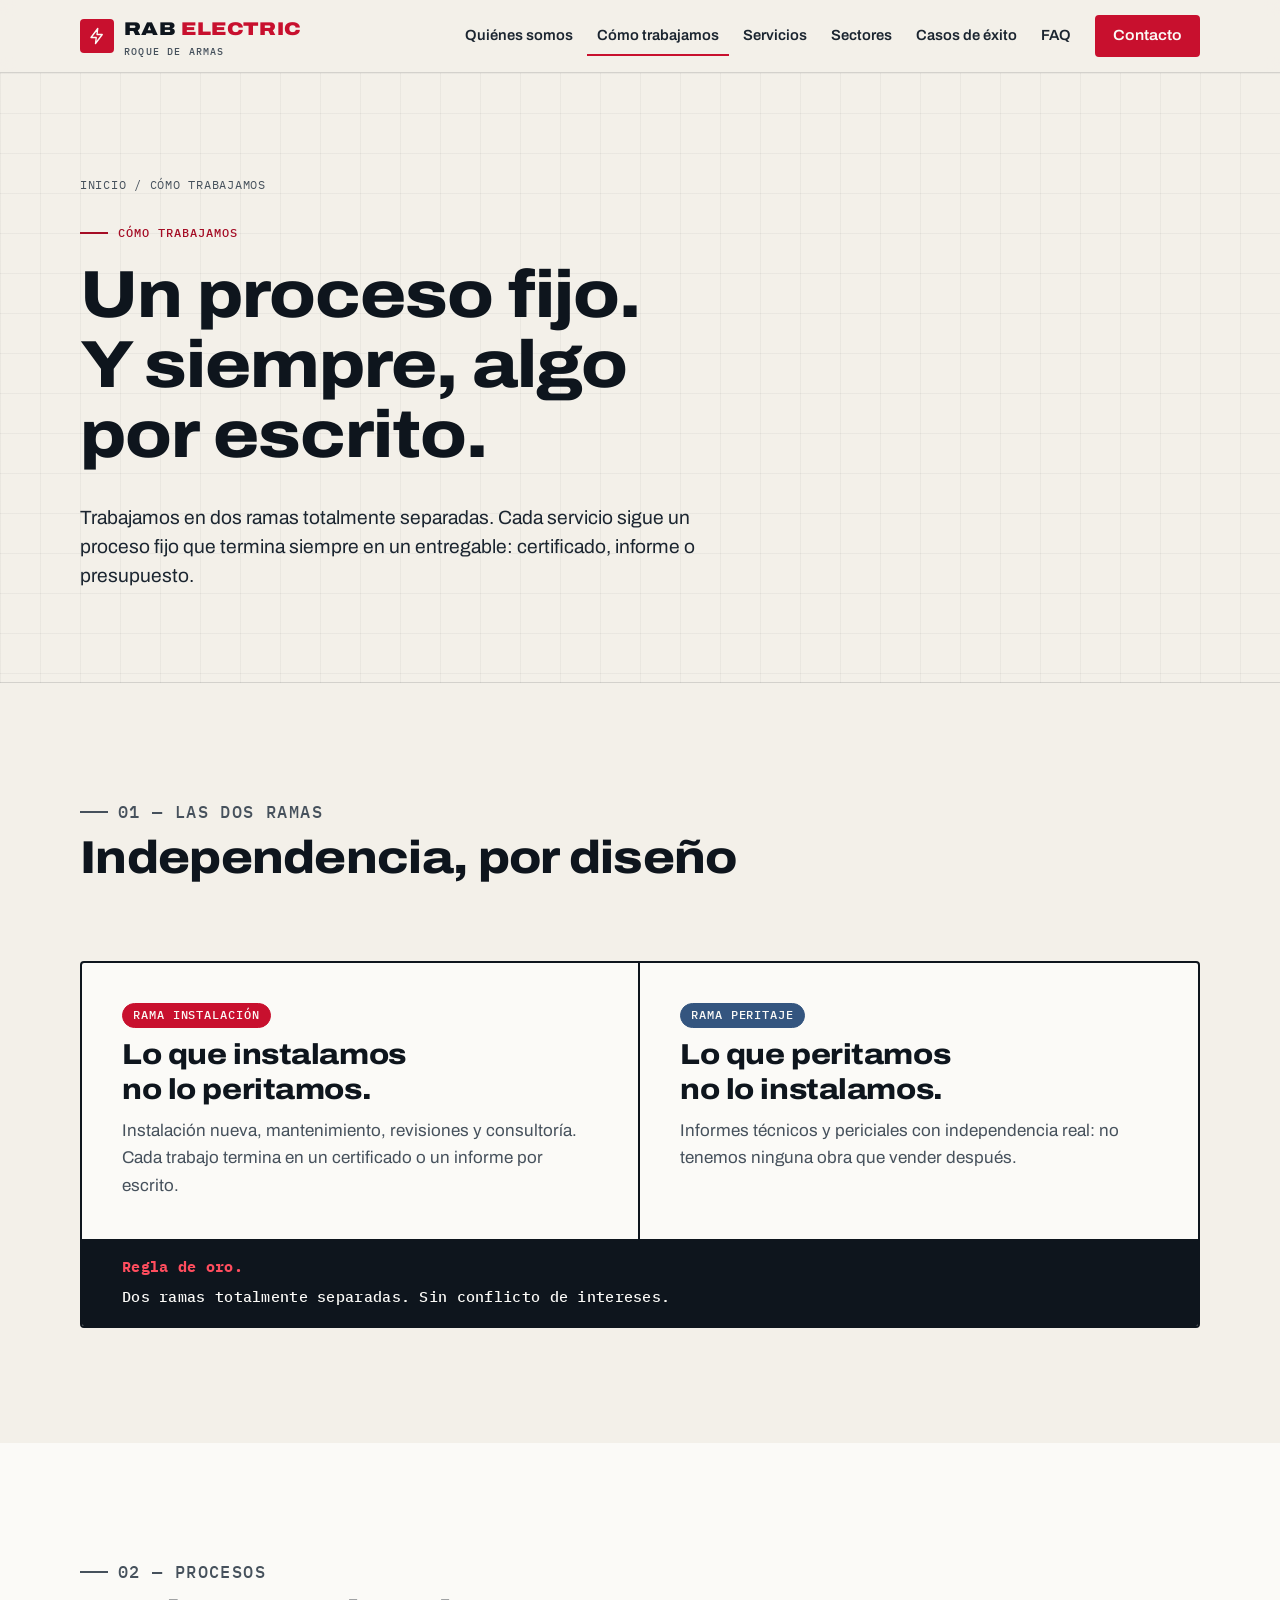
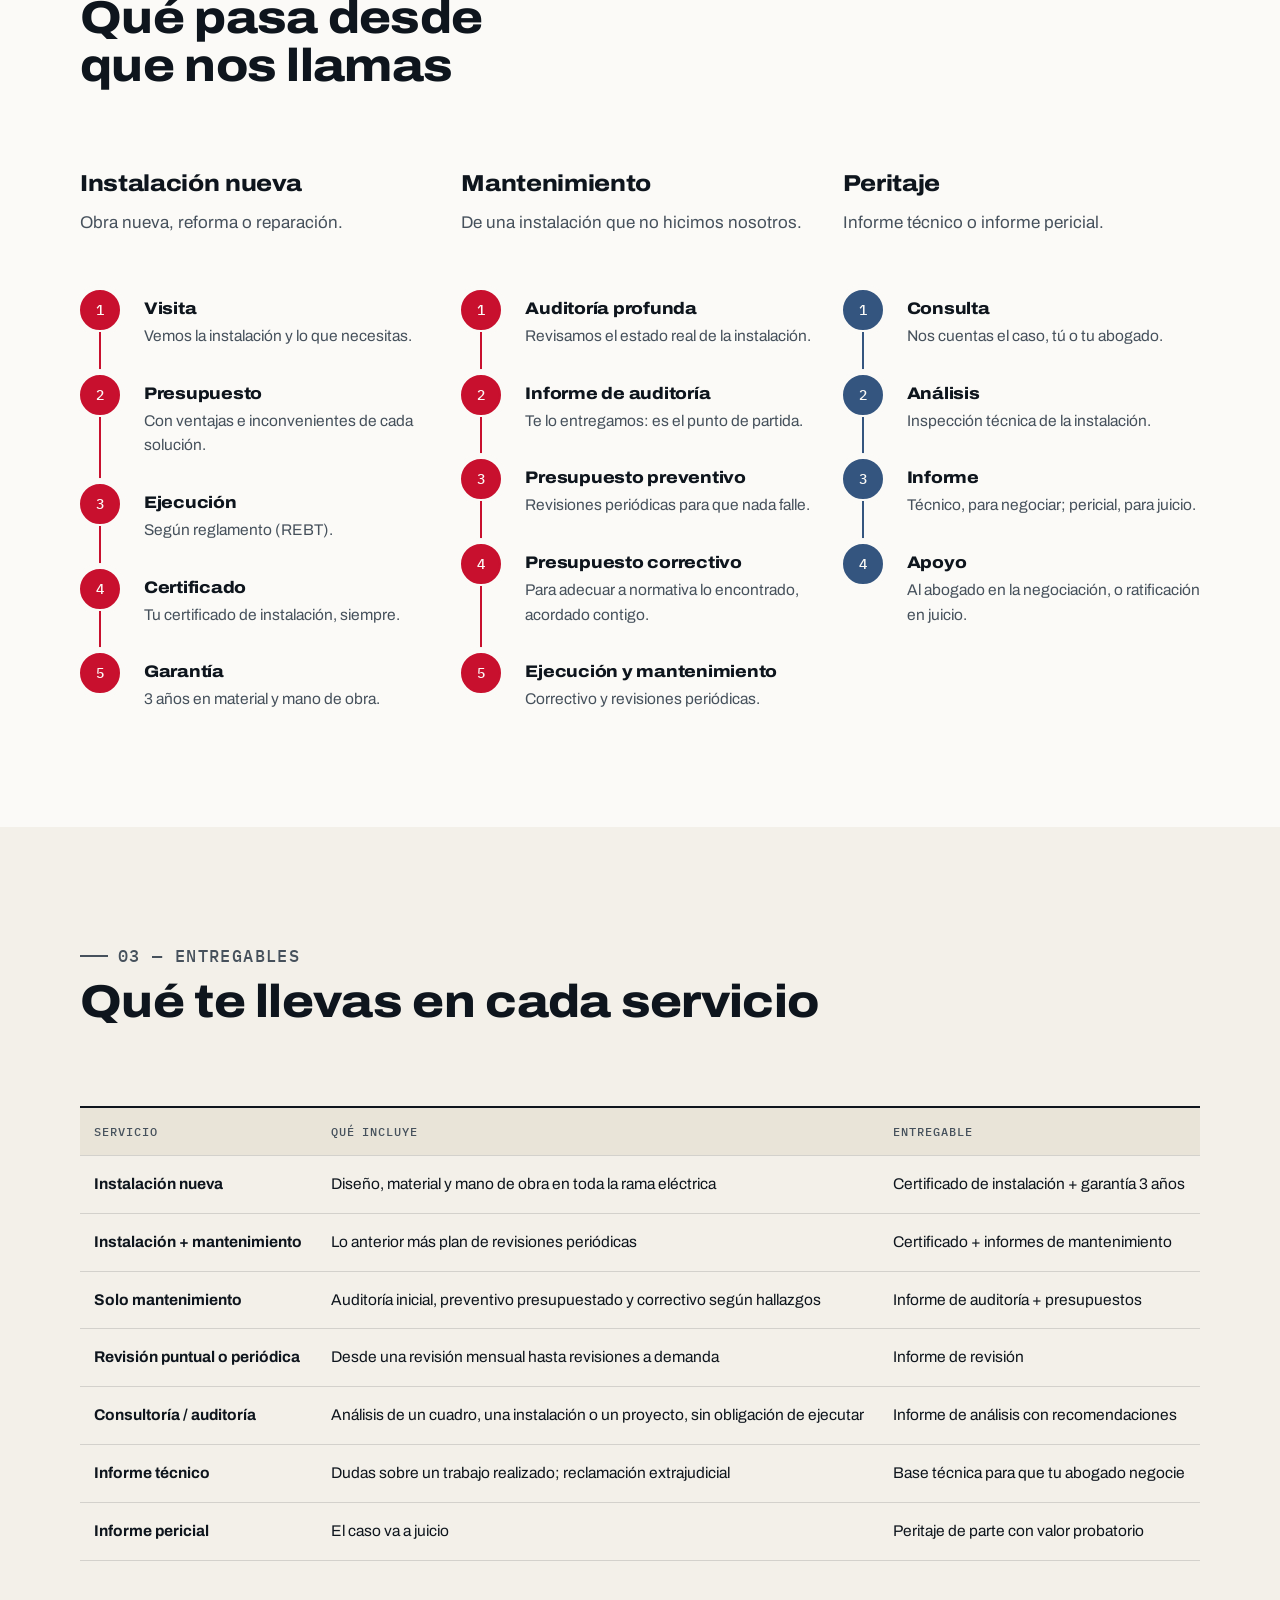
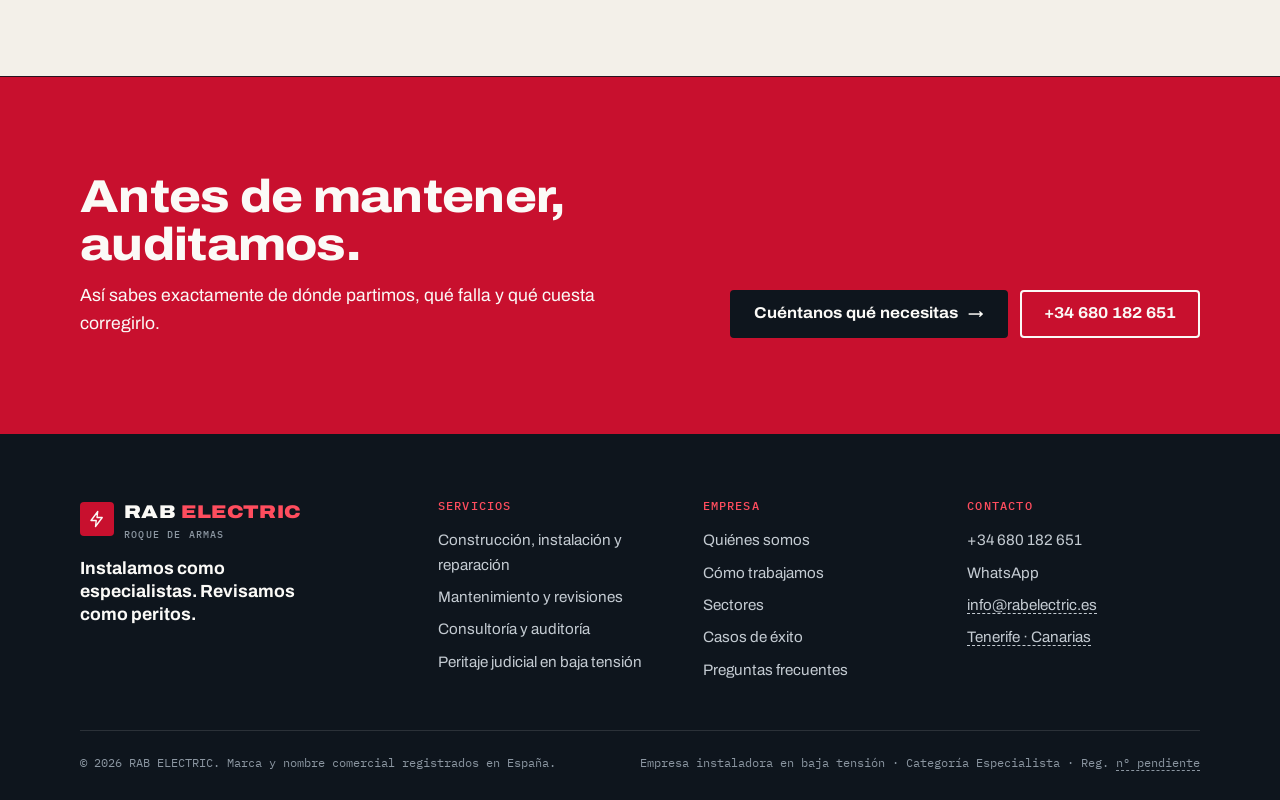
<file: como-trabajamos.html>
<!doctype html>
<html lang="es">
<head>
  <meta charset="utf-8">
  <meta name="viewport" content="width=device-width, initial-scale=1">
  <title>Cómo trabajamos — RAB ELECTRIC</title>
  <meta name="description" content="Dos ramas separadas, instalación y peritaje, y un proceso fijo que termina siempre en un entregable por escrito.">
  <meta name="theme-color" content="#0e151d">
  <link rel="icon" href="assets/img/favicon.svg" type="image/svg+xml">
  <link rel="preconnect" href="https://fonts.googleapis.com">
  <link rel="preconnect" href="https://fonts.gstatic.com" crossorigin>
  <link href="https://fonts.googleapis.com/css2?family=Archivo:wdth,wght@62..125,400..900&family=IBM+Plex+Mono:wght@400;500&display=swap" rel="stylesheet">
  <link rel="stylesheet" href="assets/css/styles.css">
</head>
<body>
  <a class="skip" href="#main">Saltar al contenido</a>
  <header class="site-header">
    <div class="wrap">
      <a class="brand" href="index.html" aria-label="RAB ELECTRIC, inicio">
        <span class="brand-mark"><svg viewBox="0 0 24 24" fill="none" stroke="currentColor" stroke-width="1.8" stroke-linecap="round" stroke-linejoin="round" aria-hidden="true"><path d="M13 2 4 14h7l-1 8 9-12h-7l1-8z"/></svg></span>
        <span>RAB <b>ELECTRIC</b><small>ROQUE DE ARMAS</small></span>
      </a>
      <button class="nav-toggle" type="button" aria-expanded="false" aria-controls="nav" aria-label="Abrir menú"><span></span></button>
      <nav class="nav" id="nav" aria-label="Principal">
        <a href="quienes-somos.html">Quiénes somos</a>
        <a href="como-trabajamos.html" aria-current="page">Cómo trabajamos</a>
        <a href="servicios.html">Servicios</a>
        <a href="sectores.html">Sectores</a>
        <a href="casos-de-exito.html">Casos de éxito</a>
        <a href="preguntas-frecuentes.html">FAQ</a>
        <a class="btn btn--red" href="contacto.html">Contacto</a>
      </nav>
    </div>
  </header>

  <main id="main">
    <section class="page-hero">
      <div class="wrap">
        <p class="crumbs"><a href="index.html">Inicio</a> / Cómo trabajamos</p>
        <p class="eyebrow eyebrow--red">Cómo trabajamos</p>
        <h1>Un proceso fijo. Y siempre, algo por escrito.</h1>
        <p class="lead">Trabajamos en dos ramas totalmente separadas. Cada servicio sigue un proceso fijo que termina siempre en un entregable: certificado, informe o presupuesto.</p>
        
      </div>
    </section>

    <section class="section">
      <div class="wrap">
        <div class="section-head">
          <p class="eyebrow">01 — Las dos ramas</p>
          <h2>Independencia, por diseño</h2>
        </div>
        <div class="rule">
          <div>
            <span class="tag tag--inst">Rama Instalación</span>
            <h3>Lo que instalamos no lo peritamos.</h3>
            <p>Instalación nueva, mantenimiento, revisiones y consultoría. Cada trabajo termina en un certificado o un informe por escrito.</p>
          </div>
          <div>
            <span class="tag tag--peri">Rama Peritaje</span>
            <h3>Lo que peritamos no lo instalamos.</h3>
            <p>Informes técnicos y periciales con independencia real: no tenemos ninguna obra que vender después.</p>
          </div>
          <div class="rule-banner"><b>Regla de oro.</b> Dos ramas totalmente separadas. Sin conflicto de intereses.</div>
        </div>
      </div>
    </section>

    <section class="section section--white">
      <div class="wrap">
        <div class="section-head">
          <p class="eyebrow eyebrow--red">02 — Procesos</p>
          <h2>Qué pasa desde que nos llamas</h2>
        </div>
        <div class="grid grid-3">
          <div>
            <h3>Instalación nueva</h3>
            <p class="muted">Obra nueva, reforma o reparación.</p>
            <ol class="steps steps--inst mt-l">
              <li><h4>Visita</h4><p>Vemos la instalación y lo que necesitas.</p></li>
              <li><h4>Presupuesto</h4><p>Con ventajas e inconvenientes de cada solución.</p></li>
              <li><h4>Ejecución</h4><p>Según reglamento (REBT).</p></li>
              <li><h4>Certificado</h4><p>Tu certificado de instalación, siempre.</p></li>
              <li><h4>Garantía</h4><p>3 años en material y mano de obra.</p></li>
            </ol>
          </div>
          <div>
            <h3>Mantenimiento</h3>
            <p class="muted">De una instalación que no hicimos nosotros.</p>
            <ol class="steps steps--inst mt-l">
              <li><h4>Auditoría profunda</h4><p>Revisamos el estado real de la instalación.</p></li>
              <li><h4>Informe de auditoría</h4><p>Te lo entregamos: es el punto de partida.</p></li>
              <li><h4>Presupuesto preventivo</h4><p>Revisiones periódicas para que nada falle.</p></li>
              <li><h4>Presupuesto correctivo</h4><p>Para adecuar a normativa lo encontrado, acordado contigo.</p></li>
              <li><h4>Ejecución y mantenimiento</h4><p>Correctivo y revisiones periódicas.</p></li>
            </ol>
          </div>
          <div>
            <h3>Peritaje</h3>
            <p class="muted">Informe técnico o informe pericial.</p>
            <ol class="steps steps--peri mt-l">
              <li><h4>Consulta</h4><p>Nos cuentas el caso, tú o tu abogado.</p></li>
              <li><h4>Análisis</h4><p>Inspección técnica de la instalación.</p></li>
              <li><h4>Informe</h4><p>Técnico, para negociar; pericial, para juicio.</p></li>
              <li><h4>Apoyo</h4><p>Al abogado en la negociación, o ratificación en juicio.</p></li>
            </ol>
          </div>
        </div>
      </div>
    </section>

    <section class="section">
      <div class="wrap">
        <div class="section-head">
          <p class="eyebrow">03 — Entregables</p>
          <h2>Qué te llevas en cada servicio</h2>
        </div>
        <div class="table-wrap">
          <table class="report">
            <thead><tr><th scope="col">Servicio</th><th scope="col">Qué incluye</th><th scope="col">Entregable</th></tr></thead>
            <tbody>
              <tr><td>Instalación nueva</td><td>Diseño, material y mano de obra en toda la rama eléctrica</td><td>Certificado de instalación + garantía 3 años</td></tr>
              <tr><td>Instalación + mantenimiento</td><td>Lo anterior más plan de revisiones periódicas</td><td>Certificado + informes de mantenimiento</td></tr>
              <tr><td>Solo mantenimiento</td><td>Auditoría inicial, preventivo presupuestado y correctivo según hallazgos</td><td>Informe de auditoría + presupuestos</td></tr>
              <tr><td>Revisión puntual o periódica</td><td>Desde una revisión mensual hasta revisiones a demanda</td><td>Informe de revisión</td></tr>
              <tr><td>Consultoría / auditoría</td><td>Análisis de un cuadro, una instalación o un proyecto, sin obligación de ejecutar</td><td>Informe de análisis con recomendaciones</td></tr>
              <tr><td>Informe técnico</td><td>Dudas sobre un trabajo realizado; reclamación extrajudicial</td><td>Base técnica para que tu abogado negocie</td></tr>
              <tr><td>Informe pericial</td><td>El caso va a juicio</td><td>Peritaje de parte con valor probatorio</td></tr>
            </tbody>
          </table>
        </div>
      </div>
    </section>

    <section class="cta">
      <div class="wrap">
        <div>
          <h2>Antes de mantener, auditamos.</h2>
          <p>Así sabes exactamente de dónde partimos, qué falla y qué cuesta corregirlo.</p>
        </div>
        <div class="actions">
          <a class="btn" href="contacto.html">Cuéntanos qué necesitas <span class="arrow" aria-hidden="true">→</span></a>
          <a class="btn btn--ghost" href="tel:+34680182651">+34 680 182 651</a>
        </div>
      </div>
    </section>
  </main>

  <footer class="site-footer">
    <div class="wrap">
      <div class="footer-grid">
        <div>
          <a class="brand" href="index.html" aria-label="RAB ELECTRIC, inicio">
        <span class="brand-mark"><svg viewBox="0 0 24 24" fill="none" stroke="currentColor" stroke-width="1.8" stroke-linecap="round" stroke-linejoin="round" aria-hidden="true"><path d="M13 2 4 14h7l-1 8 9-12h-7l1-8z"/></svg></span>
        <span>RAB <b>ELECTRIC</b><small>ROQUE DE ARMAS</small></span>
      </a>
          <p class="footer-claim">Instalamos como especialistas. Revisamos como peritos.</p>
        </div>
        <div>
          <h3>Servicios</h3>
          <ul>
            <li><a href="servicios.html#instalacion">Construcción, instalación y reparación</a></li>
            <li><a href="servicios.html#mantenimiento">Mantenimiento y revisiones</a></li>
            <li><a href="servicios.html#consultoria">Consultoría y auditoría</a></li>
            <li><a href="servicios.html#peritaje">Peritaje judicial en baja tensión</a></li>
          </ul>
        </div>
        <div>
          <h3>Empresa</h3>
          <ul>
            <li><a href="quienes-somos.html">Quiénes somos</a></li>
            <li><a href="como-trabajamos.html">Cómo trabajamos</a></li>
            <li><a href="sectores.html">Sectores</a></li>
            <li><a href="casos-de-exito.html">Casos de éxito</a></li>
            <li><a href="preguntas-frecuentes.html">Preguntas frecuentes</a></li>
          </ul>
        </div>
        <div>
          <h3>Contacto</h3>
          <ul>
            <li><a href="tel:+34680182651">+34 680 182 651</a></li>
            <li><a href="https://wa.me/34680182651" target="_blank" rel="noopener">WhatsApp</a></li>
            <li><span class="tbd" title="Email pendiente de confirmar">info@rabelectric.es</span></li>
            <li><span class="tbd" title="Zona de trabajo pendiente de confirmar">Tenerife · Canarias</span></li>
          </ul>
        </div>
      </div>
      <div class="footer-legal">
        <span>© 2026 RAB ELECTRIC. Marca y nombre comercial registrados en España.</span>
        <span>Empresa instaladora en baja tensión · Categoría Especialista · Reg. <span class="tbd" title="Dato pendiente de confirmar">nº pendiente</span></span>
      </div>
    </div>
  </footer>
  <script src="assets/js/main.js" defer></script>
</body>
</html>
</file>
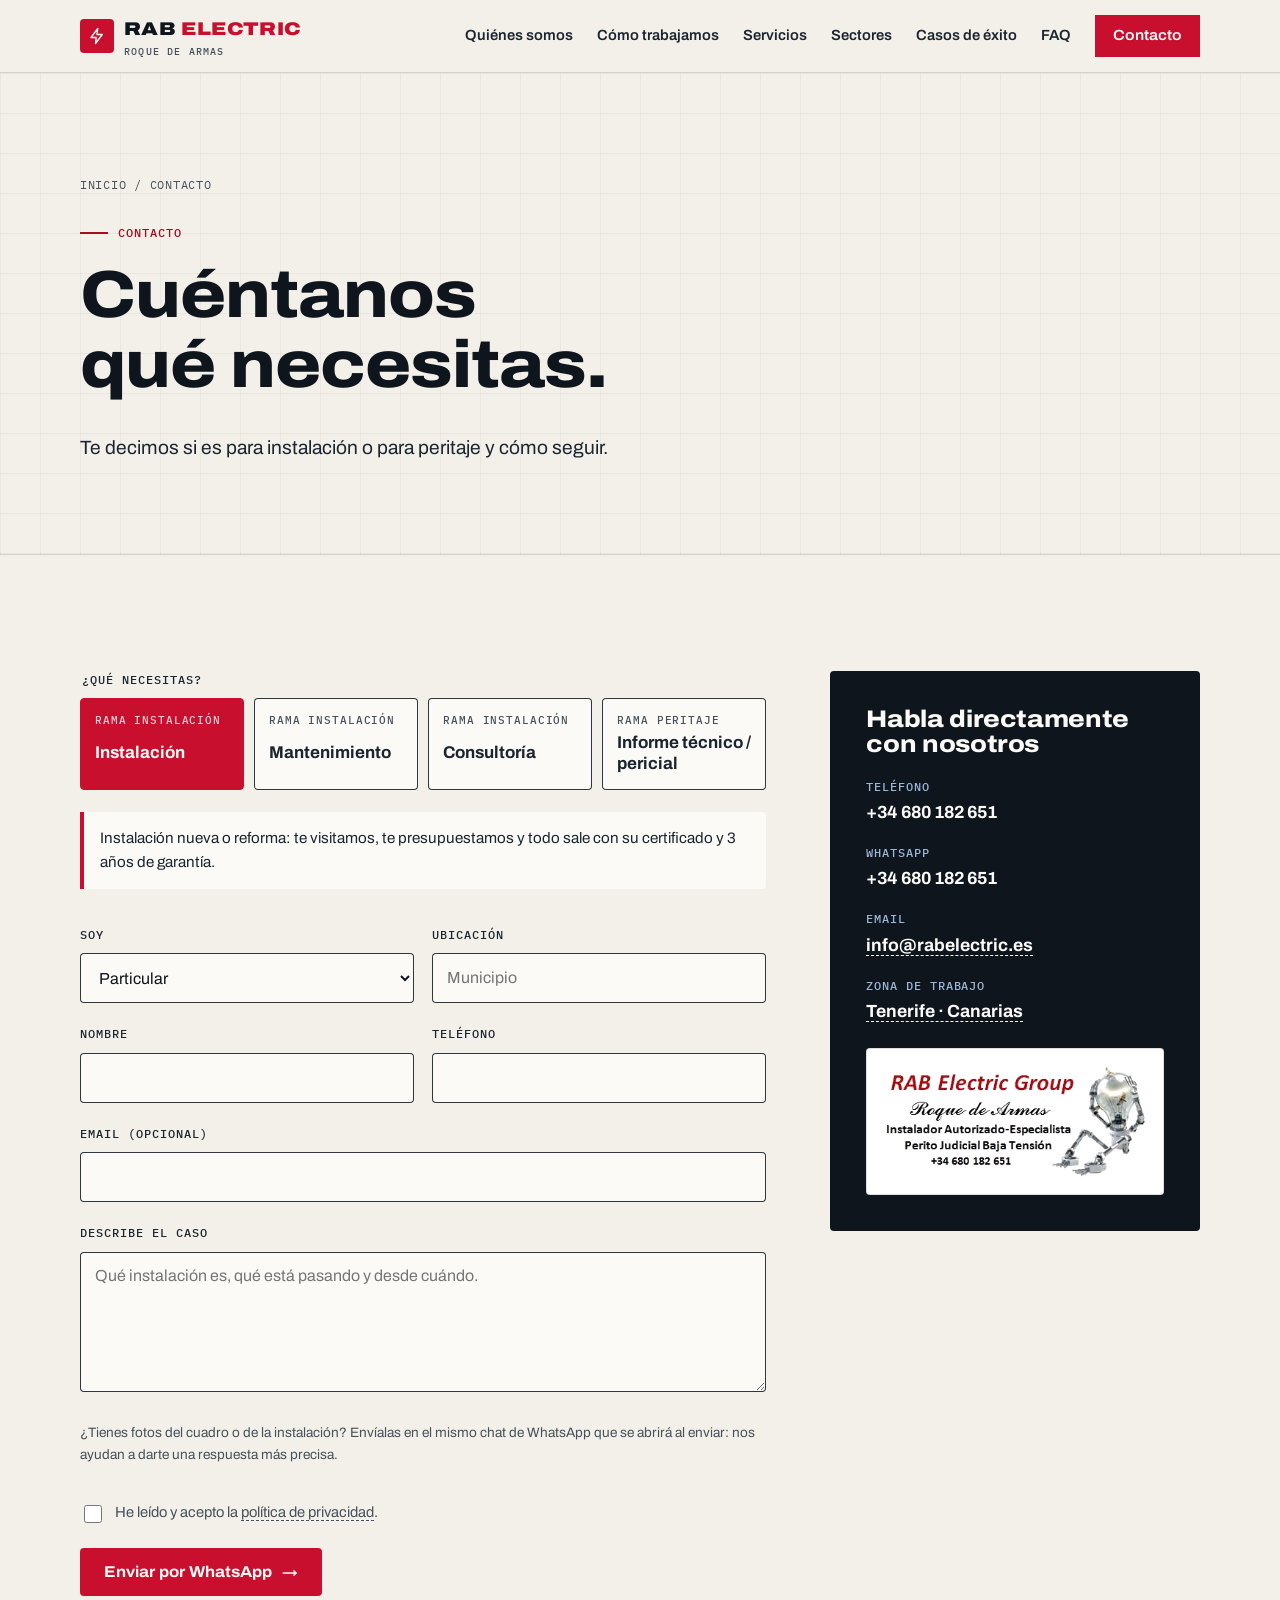
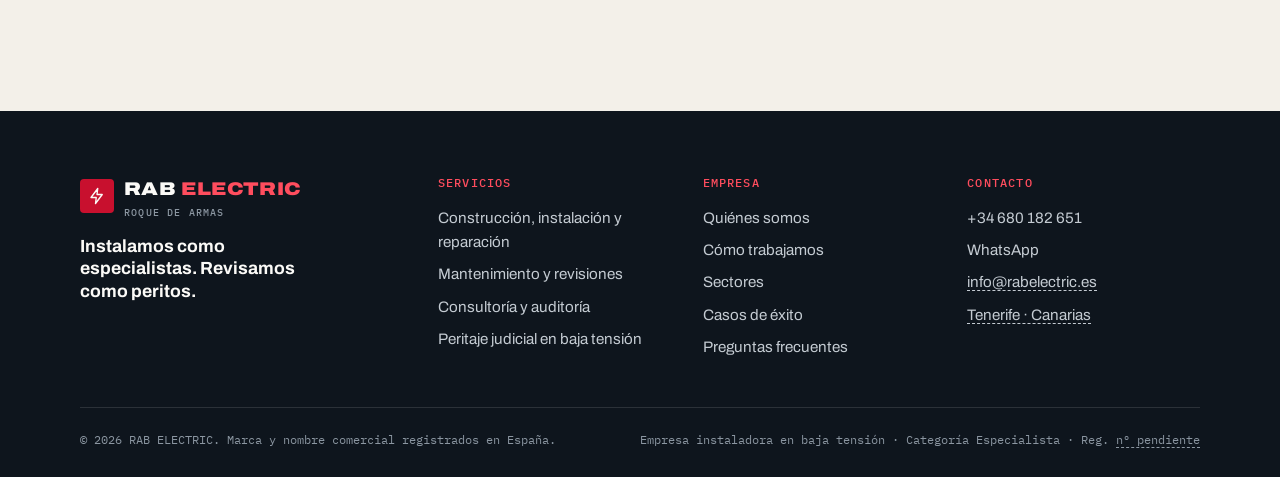
<file: contacto.html>
<!doctype html>
<html lang="es">
<head>
  <meta charset="utf-8">
  <meta name="viewport" content="width=device-width, initial-scale=1">
  <title>Contacto — RAB ELECTRIC</title>
  <meta name="description" content="Cuéntanos qué necesitas: instalación, mantenimiento, consultoría o informe técnico/pericial. Teléfono y WhatsApp +34 680 182 651.">
  <meta name="theme-color" content="#0e151d">
  <link rel="icon" href="assets/img/favicon.svg" type="image/svg+xml">
  <link rel="preconnect" href="https://fonts.googleapis.com">
  <link rel="preconnect" href="https://fonts.gstatic.com" crossorigin>
  <link href="https://fonts.googleapis.com/css2?family=Archivo:wdth,wght@62..125,400..900&family=IBM+Plex+Mono:wght@400;500&display=swap" rel="stylesheet">
  <link rel="stylesheet" href="assets/css/styles.css">
</head>
<body>
  <a class="skip" href="#main">Saltar al contenido</a>
  <header class="site-header">
    <div class="wrap">
      <a class="brand" href="index.html" aria-label="RAB ELECTRIC, inicio">
        <span class="brand-mark"><svg viewBox="0 0 24 24" fill="none" stroke="currentColor" stroke-width="1.8" stroke-linecap="round" stroke-linejoin="round" aria-hidden="true"><path d="M13 2 4 14h7l-1 8 9-12h-7l1-8z"/></svg></span>
        <span>RAB <b>ELECTRIC</b><small>ROQUE DE ARMAS</small></span>
      </a>
      <button class="nav-toggle" type="button" aria-expanded="false" aria-controls="nav" aria-label="Abrir menú"><span></span></button>
      <nav class="nav" id="nav" aria-label="Principal">
        <a href="quienes-somos.html">Quiénes somos</a>
        <a href="como-trabajamos.html">Cómo trabajamos</a>
        <a href="servicios.html">Servicios</a>
        <a href="sectores.html">Sectores</a>
        <a href="casos-de-exito.html">Casos de éxito</a>
        <a href="preguntas-frecuentes.html">FAQ</a>
        <a class="btn btn--red" href="contacto.html" aria-current="page">Contacto</a>
      </nav>
    </div>
  </header>

  <main id="main">
    <section class="page-hero">
      <div class="wrap">
        <p class="crumbs"><a href="index.html">Inicio</a> / Contacto</p>
        <p class="eyebrow eyebrow--red">Contacto</p>
        <h1>Cuéntanos qué necesitas.</h1>
        <p class="lead">Te decimos si es para instalación o para peritaje y cómo seguir.</p>
        
      </div>
    </section>

    <section class="section">
      <div class="wrap contact-grid">
        <form class="form" id="contact-form" novalidate>
          <fieldset>
            <legend>¿Qué necesitas?</legend>
            <div class="choice">
              <label><input type="radio" name="servicio" value="instalacion" data-branch="inst" required checked><span><small>Rama Instalación</small>Instalación</span></label>
              <label><input type="radio" name="servicio" value="mantenimiento" data-branch="inst"><span><small>Rama Instalación</small>Mantenimiento</span></label>
              <label><input type="radio" name="servicio" value="consultoria" data-branch="inst"><span><small>Rama Instalación</small>Consultoría</span></label>
              <label><input type="radio" name="servicio" value="peritaje" data-branch="peri"><span><small>Rama Peritaje</small>Informe técnico / pericial</span></label>
            </div>
          </fieldset>
          <p class="branch-hint" id="branch-hint" data-branch="inst" aria-live="polite">Instalación nueva o reforma: te visitamos, te presupuestamos y todo sale con su certificado y 3 años de garantía.</p>

          <div class="row">
            <div>
              <label for="cliente">Soy</label>
              <select id="cliente" name="cliente" required>
                <option>Particular</option>
                <option>Autónomo / comercio</option>
                <option>Pyme</option>
                <option>Gran empresa</option>
                <option>Constructora / técnico</option>
                <option>Despacho de abogados</option>
              </select>
            </div>
            <div>
              <label for="ubicacion">Ubicación</label>
              <input id="ubicacion" name="ubicacion" type="text" autocomplete="address-level2" placeholder="Municipio" required>
            </div>
          </div>
          <div class="row">
            <div>
              <label for="nombre">Nombre</label>
              <input id="nombre" name="nombre" type="text" autocomplete="name" required>
            </div>
            <div>
              <label for="telefono">Teléfono</label>
              <input id="telefono" name="telefono" type="tel" autocomplete="tel" inputmode="tel">
            </div>
          </div>
          <div>
            <label for="email">Email (opcional)</label>
            <input id="email" name="email" type="email" autocomplete="email">
          </div>
          <div>
            <label for="descripcion">Describe el caso</label>
            <textarea id="descripcion" name="descripcion" required placeholder="Qué instalación es, qué está pasando y desde cuándo."></textarea>
          </div>
          <p class="form-note">¿Tienes fotos del cuadro o de la instalación? Envíalas en el mismo chat de WhatsApp que se abrirá al enviar: nos ayudan a darte una respuesta más precisa.</p>
          <label class="check"><input type="checkbox" name="privacidad" required> <span>He leído y acepto la <span class="tbd" title="Texto legal pendiente">política de privacidad</span>.</span></label>
          <div><button class="btn btn--red" type="submit">Enviar por WhatsApp <span class="arrow" aria-hidden="true">→</span></button></div>
          <p class="form-status" id="form-status" role="status">Tu mensaje está listo. <a id="wa-link" href="https://wa.me/34680182651" target="_blank" rel="noopener">Abrir WhatsApp y enviarlo</a>. Si prefieres, llámanos al +34 680 182 651.</p>
        </form>

        <aside class="contact-card on-dark">
          <h2>Habla directamente con nosotros</h2>
          <dl>
            <div><dt>Teléfono</dt><dd><a href="tel:+34680182651">+34 680 182 651</a></dd></div>
            <div><dt>WhatsApp</dt><dd><a href="https://wa.me/34680182651" target="_blank" rel="noopener">+34 680 182 651</a></dd></div>
            <div><dt>Email</dt><dd><span class="tbd" title="Email pendiente de confirmar">info@rabelectric.es</span></dd></div>
            <div><dt>Zona de trabajo</dt><dd><span class="tbd" title="Zona de trabajo pendiente de confirmar">Tenerife · Canarias</span></dd></div>
          </dl>
          <div class="logo-card"><img src="assets/img/logo-rab-electric-group.png" width="365" height="160" alt="Logotipo de RAB Electric Group, Roque de Armas"></div>
        </aside>
      </div>
    </section>
  </main>

  <footer class="site-footer">
    <div class="wrap">
      <div class="footer-grid">
        <div>
          <a class="brand" href="index.html" aria-label="RAB ELECTRIC, inicio">
        <span class="brand-mark"><svg viewBox="0 0 24 24" fill="none" stroke="currentColor" stroke-width="1.8" stroke-linecap="round" stroke-linejoin="round" aria-hidden="true"><path d="M13 2 4 14h7l-1 8 9-12h-7l1-8z"/></svg></span>
        <span>RAB <b>ELECTRIC</b><small>ROQUE DE ARMAS</small></span>
      </a>
          <p class="footer-claim">Instalamos como especialistas. Revisamos como peritos.</p>
        </div>
        <div>
          <h3>Servicios</h3>
          <ul>
            <li><a href="servicios.html#instalacion">Construcción, instalación y reparación</a></li>
            <li><a href="servicios.html#mantenimiento">Mantenimiento y revisiones</a></li>
            <li><a href="servicios.html#consultoria">Consultoría y auditoría</a></li>
            <li><a href="servicios.html#peritaje">Peritaje judicial en baja tensión</a></li>
          </ul>
        </div>
        <div>
          <h3>Empresa</h3>
          <ul>
            <li><a href="quienes-somos.html">Quiénes somos</a></li>
            <li><a href="como-trabajamos.html">Cómo trabajamos</a></li>
            <li><a href="sectores.html">Sectores</a></li>
            <li><a href="casos-de-exito.html">Casos de éxito</a></li>
            <li><a href="preguntas-frecuentes.html">Preguntas frecuentes</a></li>
          </ul>
        </div>
        <div>
          <h3>Contacto</h3>
          <ul>
            <li><a href="tel:+34680182651">+34 680 182 651</a></li>
            <li><a href="https://wa.me/34680182651" target="_blank" rel="noopener">WhatsApp</a></li>
            <li><span class="tbd" title="Email pendiente de confirmar">info@rabelectric.es</span></li>
            <li><span class="tbd" title="Zona de trabajo pendiente de confirmar">Tenerife · Canarias</span></li>
          </ul>
        </div>
      </div>
      <div class="footer-legal">
        <span>© 2026 RAB ELECTRIC. Marca y nombre comercial registrados en España.</span>
        <span>Empresa instaladora en baja tensión · Categoría Especialista · Reg. <span class="tbd" title="Dato pendiente de confirmar">nº pendiente</span></span>
      </div>
    </div>
  </footer>
  <script src="assets/js/main.js" defer></script>
</body>
</html>
</file>
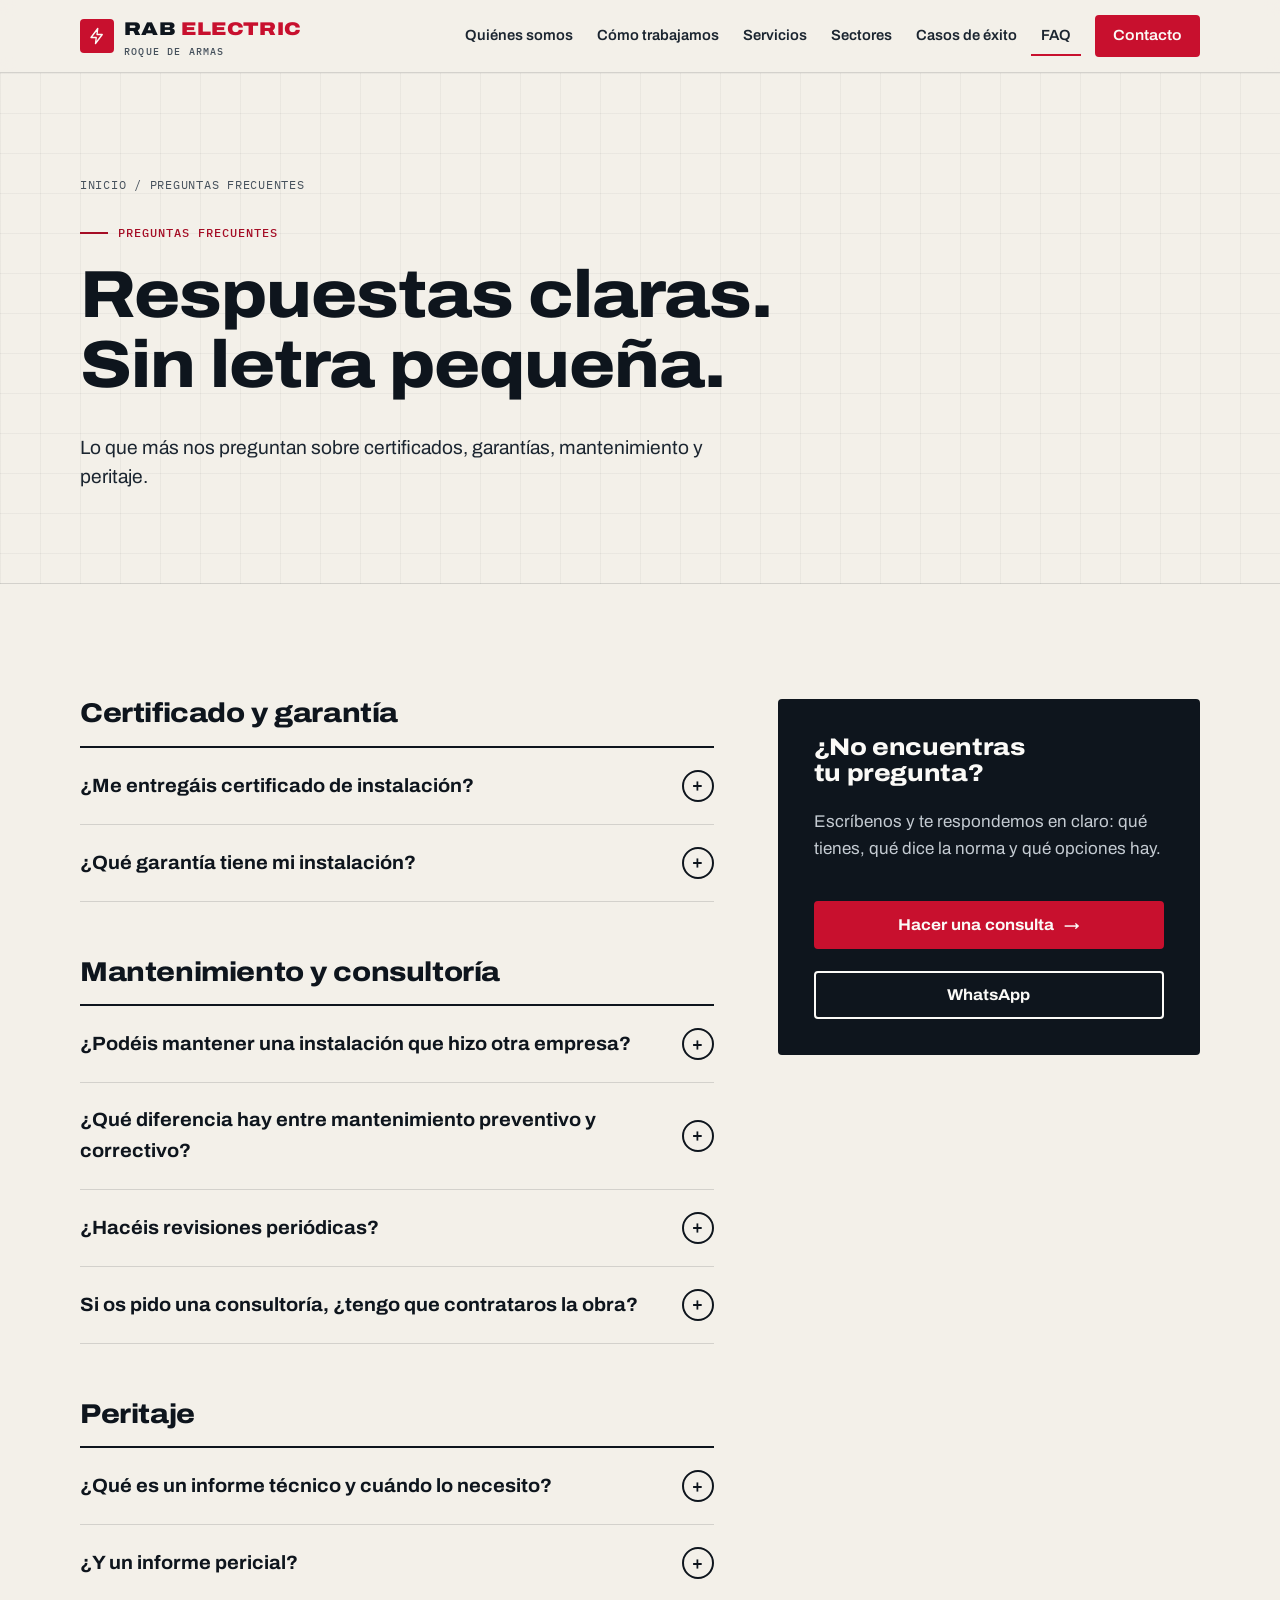
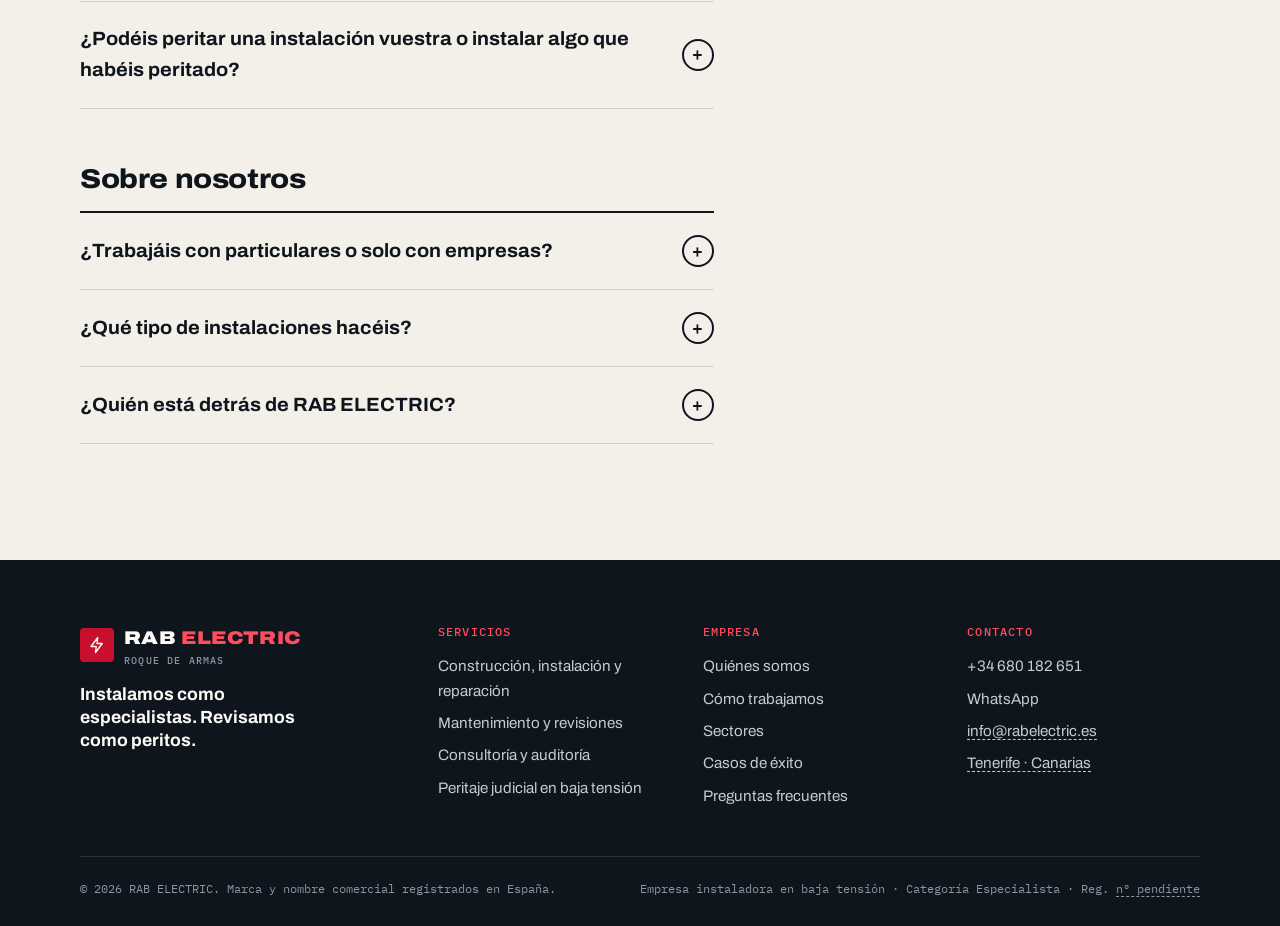
<file: preguntas-frecuentes.html>
<!doctype html>
<html lang="es">
<head>
  <meta charset="utf-8">
  <meta name="viewport" content="width=device-width, initial-scale=1">
  <title>Preguntas frecuentes — RAB ELECTRIC</title>
  <meta name="description" content="Certificado de instalación, garantía de 3 años, mantenimiento, consultoría, informe técnico e informe pericial.">
  <meta name="theme-color" content="#0e151d">
  <link rel="icon" href="assets/img/favicon.svg" type="image/svg+xml">
  <link rel="preconnect" href="https://fonts.googleapis.com">
  <link rel="preconnect" href="https://fonts.gstatic.com" crossorigin>
  <link href="https://fonts.googleapis.com/css2?family=Archivo:wdth,wght@62..125,400..900&family=IBM+Plex+Mono:wght@400;500&display=swap" rel="stylesheet">
  <link rel="stylesheet" href="assets/css/styles.css">
</head>
<body>
  <a class="skip" href="#main">Saltar al contenido</a>
  <header class="site-header">
    <div class="wrap">
      <a class="brand" href="index.html" aria-label="RAB ELECTRIC, inicio">
        <span class="brand-mark"><svg viewBox="0 0 24 24" fill="none" stroke="currentColor" stroke-width="1.8" stroke-linecap="round" stroke-linejoin="round" aria-hidden="true"><path d="M13 2 4 14h7l-1 8 9-12h-7l1-8z"/></svg></span>
        <span>RAB <b>ELECTRIC</b><small>ROQUE DE ARMAS</small></span>
      </a>
      <button class="nav-toggle" type="button" aria-expanded="false" aria-controls="nav" aria-label="Abrir menú"><span></span></button>
      <nav class="nav" id="nav" aria-label="Principal">
        <a href="quienes-somos.html">Quiénes somos</a>
        <a href="como-trabajamos.html">Cómo trabajamos</a>
        <a href="servicios.html">Servicios</a>
        <a href="sectores.html">Sectores</a>
        <a href="casos-de-exito.html">Casos de éxito</a>
        <a href="preguntas-frecuentes.html" aria-current="page">FAQ</a>
        <a class="btn btn--red" href="contacto.html">Contacto</a>
      </nav>
    </div>
  </header>

  <main id="main">
    <section class="page-hero">
      <div class="wrap">
        <p class="crumbs"><a href="index.html">Inicio</a> / Preguntas frecuentes</p>
        <p class="eyebrow eyebrow--red">Preguntas frecuentes</p>
        <h1>Respuestas claras. Sin letra pequeña.</h1>
        <p class="lead">Lo que más nos preguntan sobre certificados, garantías, mantenimiento y peritaje.</p>
        
      </div>
    </section>

    <section class="section">
      <div class="wrap split split--wide-left">
        <div>
          <div class="faq-group">
            <h2>Certificado y garantía</h2>
            <div class="faq">
              <details>
                <summary>¿Me entregáis certificado de instalación?</summary>
                <div class="answer"><p>Siempre. Todo trabajo que ejecutamos sale con su certificado de instalación, como establece el reglamento. Es lo primero que garantizamos.</p></div>
              </details>
              <details>
                <summary>¿Qué garantía tiene mi instalación?</summary>
                <div class="answer"><p>Si la instalación la hacemos desde cero con nuestro material y nuestra mano de obra, tiene 3 años de garantía según la ley de garantías del consumidor.</p></div>
              </details>
            </div>
          </div>
          <div class="faq-group">
            <h2>Mantenimiento y consultoría</h2>
            <div class="faq">
              <details>
                <summary>¿Podéis mantener una instalación que hizo otra empresa?</summary>
                <div class="answer"><p>Sí. Primero hacemos una auditoría profunda y te la entregamos. Es nuestro punto de partida: sabrás qué está bien, qué falla y qué hay que adecuar a normativa.</p></div>
              </details>
              <details>
                <summary>¿Qué diferencia hay entre mantenimiento preventivo y correctivo?</summary>
                <div class="answer"><p>El preventivo son las revisiones periódicas para que nada falle; se presupuesta al inicio. El correctivo es solucionar los fallos encontrados, y lo presupuestamos y acordamos contigo aparte.</p></div>
              </details>
              <details>
                <summary>¿Hacéis revisiones periódicas?</summary>
                <div class="answer"><p>Sí, desde una revisión mensual hasta revisiones puntuales cuando las necesites.</p></div>
              </details>
              <details>
                <summary>Si os pido una consultoría, ¿tengo que contrataros la obra?</summary>
                <div class="answer"><p>No. Puedes pedirnos un análisis de tu cuadro, tu instalación o tu proyecto y ejecutarlo con tu propio técnico. Te damos un punto de vista adicional sin compromiso de ejecución.</p></div>
              </details>
            </div>
          </div>
          <div class="faq-group">
            <h2>Peritaje</h2>
            <div class="faq">
              <details>
                <summary>¿Qué es un informe técnico y cuándo lo necesito?</summary>
                <div class="answer"><p>Es un análisis de un trabajo sobre el que tienes dudas. Sirve para que tu abogado negocie una reclamación extrajudicial, sin necesidad de llegar a juicio.</p></div>
              </details>
              <details>
                <summary>¿Y un informe pericial?</summary>
                <div class="answer"><p>Es el informe de perito de parte que se presenta cuando el caso va a juicio, con el rigor que exige un procedimiento judicial.</p></div>
              </details>
              <details>
                <summary>¿Podéis peritar una instalación vuestra o instalar algo que habéis peritado?</summary>
                <div class="answer"><p>No. Nuestras dos ramas están separadas para evitar conflictos de intereses: lo que peritamos no lo instalamos y lo que instalamos no lo peritamos.</p></div>
              </details>
            </div>
          </div>
          <div class="faq-group">
            <h2>Sobre nosotros</h2>
            <div class="faq">
              <details>
                <summary>¿Trabajáis con particulares o solo con empresas?</summary>
                <div class="answer"><p>Con todos: particulares, autónomos, comercios, pymes, grandes empresas y constructoras.</p></div>
              </details>
              <details>
                <summary>¿Qué tipo de instalaciones hacéis?</summary>
                <div class="answer"><p>Baja tensión, electricidad industrial, solar fotovoltaica, puntos de recarga para vehículo eléctrico, energía eólica y telecomunicaciones.</p></div>
              </details>
              <details>
                <summary>¿Quién está detrás de RAB ELECTRIC?</summary>
                <div class="answer"><p>Roque de Armas, un profesional con 40 años en el sector eléctrico: empezó como liniero de alta tensión en Estados Unidos, homologó todas sus titulaciones en España y ha trabajado incluso en los aeropuertos de Tenerife y La Gomera. Como perito judicial, suma más de 15 informes, todos ganados.</p></div>
              </details>
            </div>
          </div>
        </div>
        <aside class="contact-card on-dark" style="position:sticky;top:100px">
          <h2>¿No encuentras tu pregunta?</h2>
          <p class="mt-0" style="color:#c4cbd2">Escríbenos y te respondemos en claro: qué tienes, qué dice la norma y qué opciones hay.</p>
          <a class="btn btn--red" href="contacto.html">Hacer una consulta <span class="arrow" aria-hidden="true">→</span></a>
          <a class="btn btn--ghost" href="https://wa.me/34680182651" target="_blank" rel="noopener">WhatsApp</a>
        </aside>
      </div>
    </section>
    <script type="application/ld+json">{"@context": "https://schema.org", "@type": "FAQPage", "mainEntity": [{"@type": "Question", "name": "¿Me entregáis certificado de instalación?", "acceptedAnswer": {"@type": "Answer", "text": "Siempre. Todo trabajo que ejecutamos sale con su certificado de instalación, como establece el reglamento. Es lo primero que garantizamos."}}, {"@type": "Question", "name": "¿Qué garantía tiene mi instalación?", "acceptedAnswer": {"@type": "Answer", "text": "Si la instalación la hacemos desde cero con nuestro material y nuestra mano de obra, tiene 3 años de garantía según la ley de garantías del consumidor."}}, {"@type": "Question", "name": "¿Podéis mantener una instalación que hizo otra empresa?", "acceptedAnswer": {"@type": "Answer", "text": "Sí. Primero hacemos una auditoría profunda y te la entregamos. Es nuestro punto de partida: sabrás qué está bien, qué falla y qué hay que adecuar a normativa."}}, {"@type": "Question", "name": "¿Qué diferencia hay entre mantenimiento preventivo y correctivo?", "acceptedAnswer": {"@type": "Answer", "text": "El preventivo son las revisiones periódicas para que nada falle; se presupuesta al inicio. El correctivo es solucionar los fallos encontrados, y lo presupuestamos y acordamos contigo aparte."}}, {"@type": "Question", "name": "¿Hacéis revisiones periódicas?", "acceptedAnswer": {"@type": "Answer", "text": "Sí, desde una revisión mensual hasta revisiones puntuales cuando las necesites."}}, {"@type": "Question", "name": "Si os pido una consultoría, ¿tengo que contrataros la obra?", "acceptedAnswer": {"@type": "Answer", "text": "No. Puedes pedirnos un análisis de tu cuadro, tu instalación o tu proyecto y ejecutarlo con tu propio técnico. Te damos un punto de vista adicional sin compromiso de ejecución."}}, {"@type": "Question", "name": "¿Qué es un informe técnico y cuándo lo necesito?", "acceptedAnswer": {"@type": "Answer", "text": "Es un análisis de un trabajo sobre el que tienes dudas. Sirve para que tu abogado negocie una reclamación extrajudicial, sin necesidad de llegar a juicio."}}, {"@type": "Question", "name": "¿Y un informe pericial?", "acceptedAnswer": {"@type": "Answer", "text": "Es el informe de perito de parte que se presenta cuando el caso va a juicio, con el rigor que exige un procedimiento judicial."}}, {"@type": "Question", "name": "¿Podéis peritar una instalación vuestra o instalar algo que habéis peritado?", "acceptedAnswer": {"@type": "Answer", "text": "No. Nuestras dos ramas están separadas para evitar conflictos de intereses: lo que peritamos no lo instalamos y lo que instalamos no lo peritamos."}}, {"@type": "Question", "name": "¿Trabajáis con particulares o solo con empresas?", "acceptedAnswer": {"@type": "Answer", "text": "Con todos: particulares, autónomos, comercios, pymes, grandes empresas y constructoras."}}, {"@type": "Question", "name": "¿Qué tipo de instalaciones hacéis?", "acceptedAnswer": {"@type": "Answer", "text": "Baja tensión, electricidad industrial, solar fotovoltaica, puntos de recarga para vehículo eléctrico, energía eólica y telecomunicaciones."}}, {"@type": "Question", "name": "¿Quién está detrás de RAB ELECTRIC?", "acceptedAnswer": {"@type": "Answer", "text": "Roque de Armas, un profesional con 40 años en el sector eléctrico: empezó como liniero de alta tensión en Estados Unidos, homologó todas sus titulaciones en España y ha trabajado incluso en los aeropuertos de Tenerife y La Gomera. Como perito judicial, suma más de 15 informes, todos ganados."}}]}</script>
  </main>

  <footer class="site-footer">
    <div class="wrap">
      <div class="footer-grid">
        <div>
          <a class="brand" href="index.html" aria-label="RAB ELECTRIC, inicio">
        <span class="brand-mark"><svg viewBox="0 0 24 24" fill="none" stroke="currentColor" stroke-width="1.8" stroke-linecap="round" stroke-linejoin="round" aria-hidden="true"><path d="M13 2 4 14h7l-1 8 9-12h-7l1-8z"/></svg></span>
        <span>RAB <b>ELECTRIC</b><small>ROQUE DE ARMAS</small></span>
      </a>
          <p class="footer-claim">Instalamos como especialistas. Revisamos como peritos.</p>
        </div>
        <div>
          <h3>Servicios</h3>
          <ul>
            <li><a href="servicios.html#instalacion">Construcción, instalación y reparación</a></li>
            <li><a href="servicios.html#mantenimiento">Mantenimiento y revisiones</a></li>
            <li><a href="servicios.html#consultoria">Consultoría y auditoría</a></li>
            <li><a href="servicios.html#peritaje">Peritaje judicial en baja tensión</a></li>
          </ul>
        </div>
        <div>
          <h3>Empresa</h3>
          <ul>
            <li><a href="quienes-somos.html">Quiénes somos</a></li>
            <li><a href="como-trabajamos.html">Cómo trabajamos</a></li>
            <li><a href="sectores.html">Sectores</a></li>
            <li><a href="casos-de-exito.html">Casos de éxito</a></li>
            <li><a href="preguntas-frecuentes.html">Preguntas frecuentes</a></li>
          </ul>
        </div>
        <div>
          <h3>Contacto</h3>
          <ul>
            <li><a href="tel:+34680182651">+34 680 182 651</a></li>
            <li><a href="https://wa.me/34680182651" target="_blank" rel="noopener">WhatsApp</a></li>
            <li><span class="tbd" title="Email pendiente de confirmar">info@rabelectric.es</span></li>
            <li><span class="tbd" title="Zona de trabajo pendiente de confirmar">Tenerife · Canarias</span></li>
          </ul>
        </div>
      </div>
      <div class="footer-legal">
        <span>© 2026 RAB ELECTRIC. Marca y nombre comercial registrados en España.</span>
        <span>Empresa instaladora en baja tensión · Categoría Especialista · Reg. <span class="tbd" title="Dato pendiente de confirmar">nº pendiente</span></span>
      </div>
    </div>
  </footer>
  <script src="assets/js/main.js" defer></script>
</body>
</html>
</file>
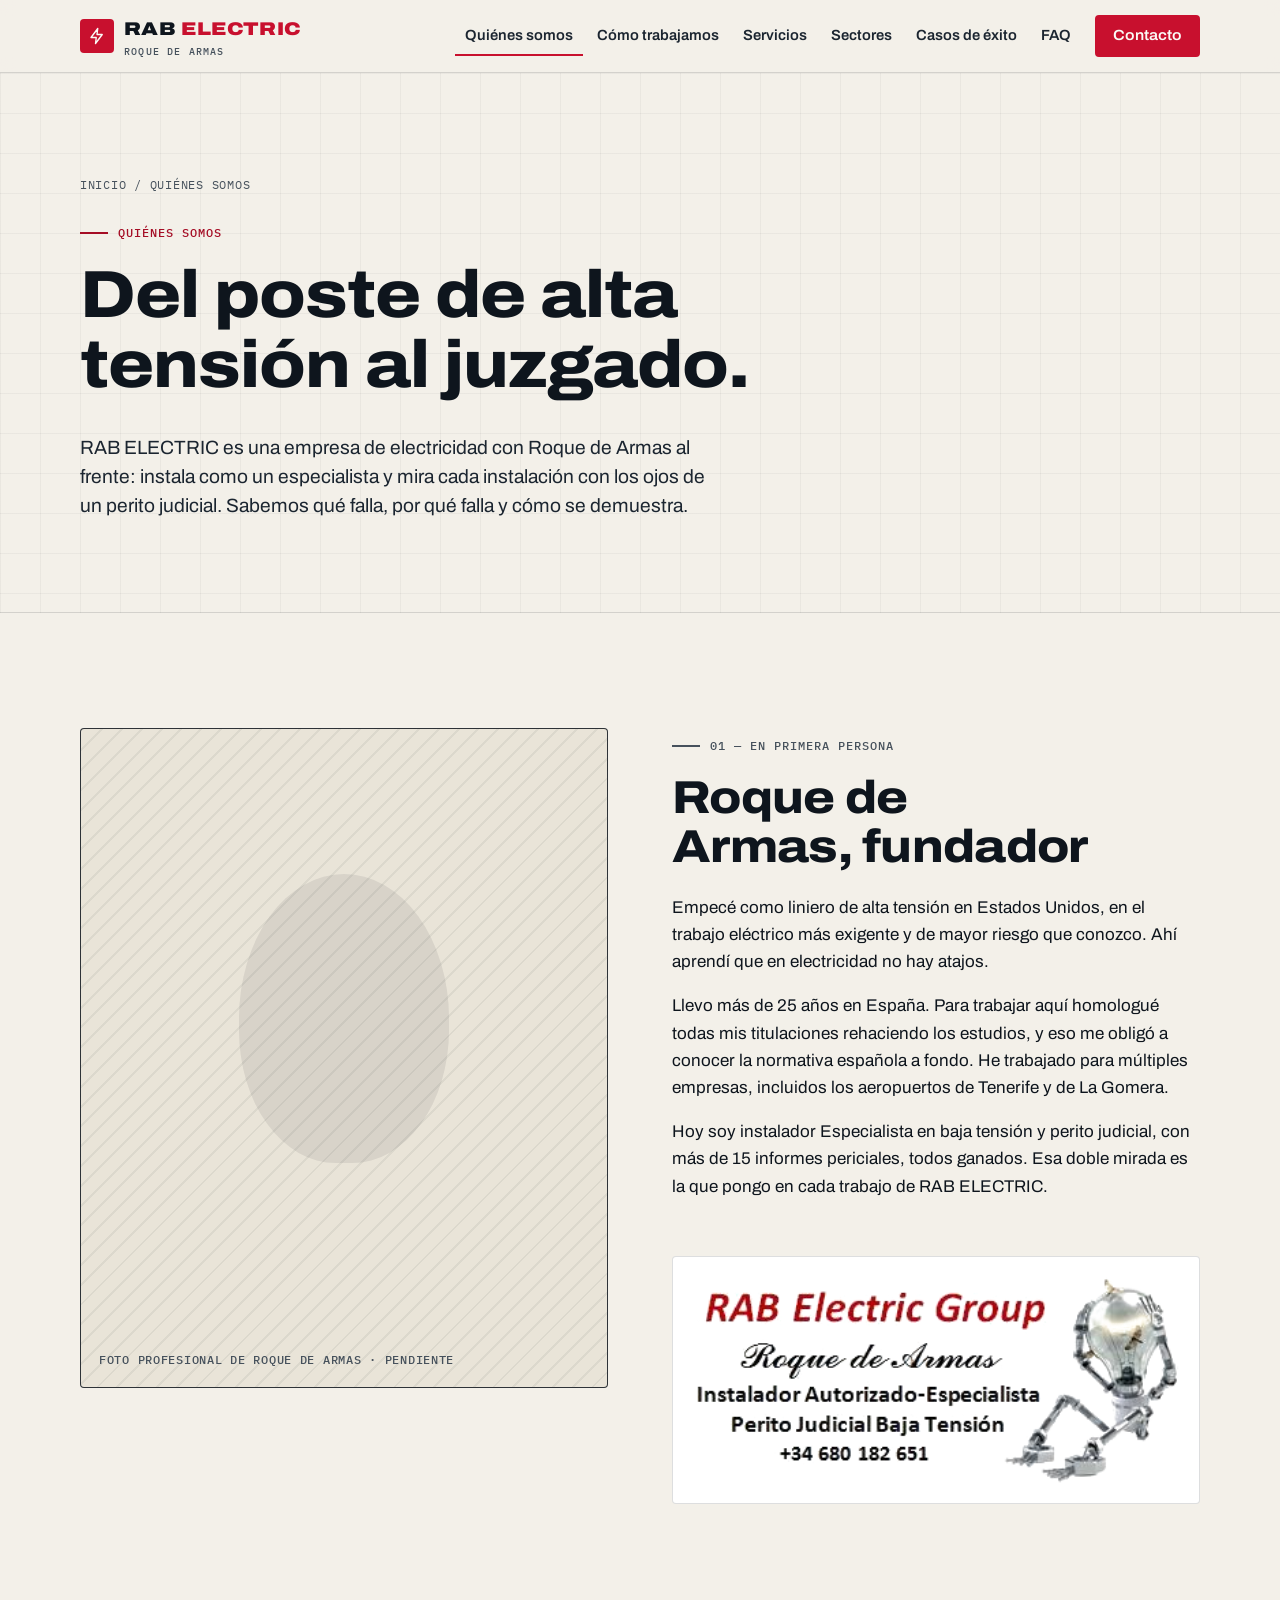
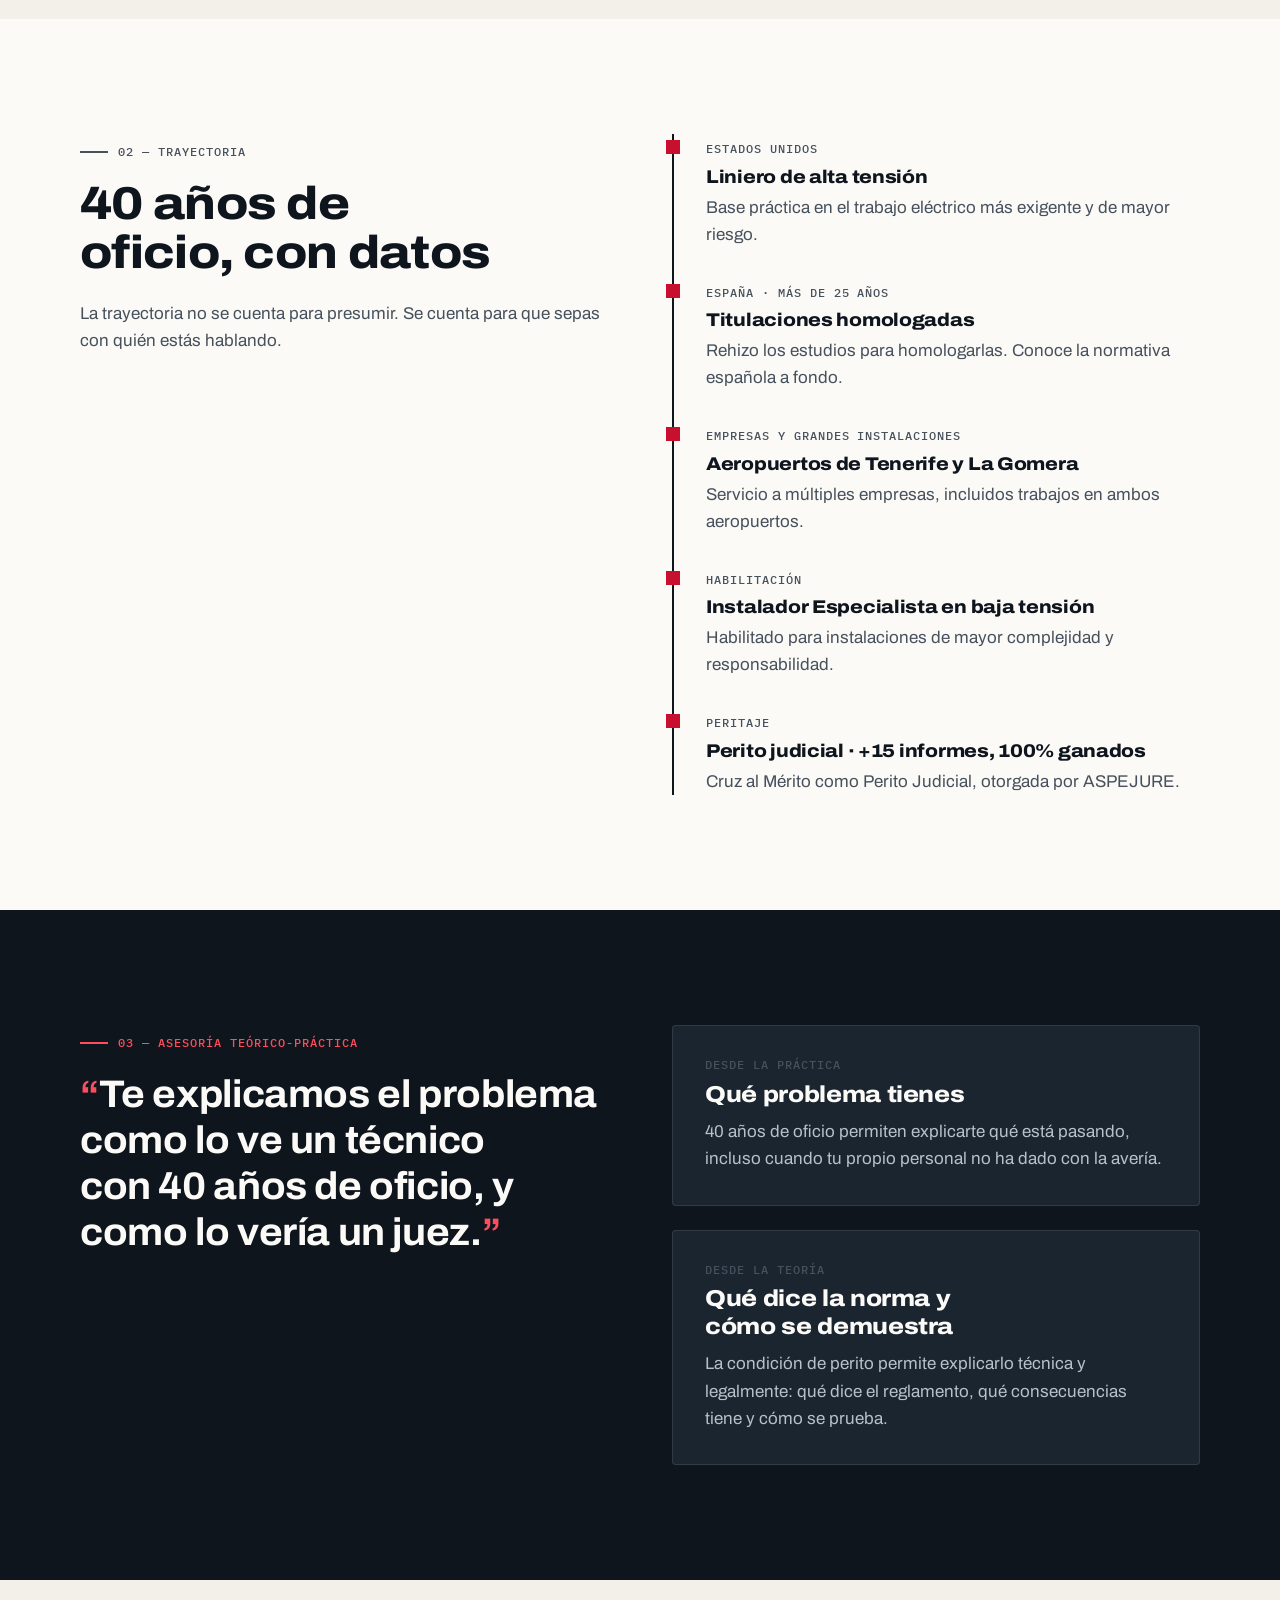
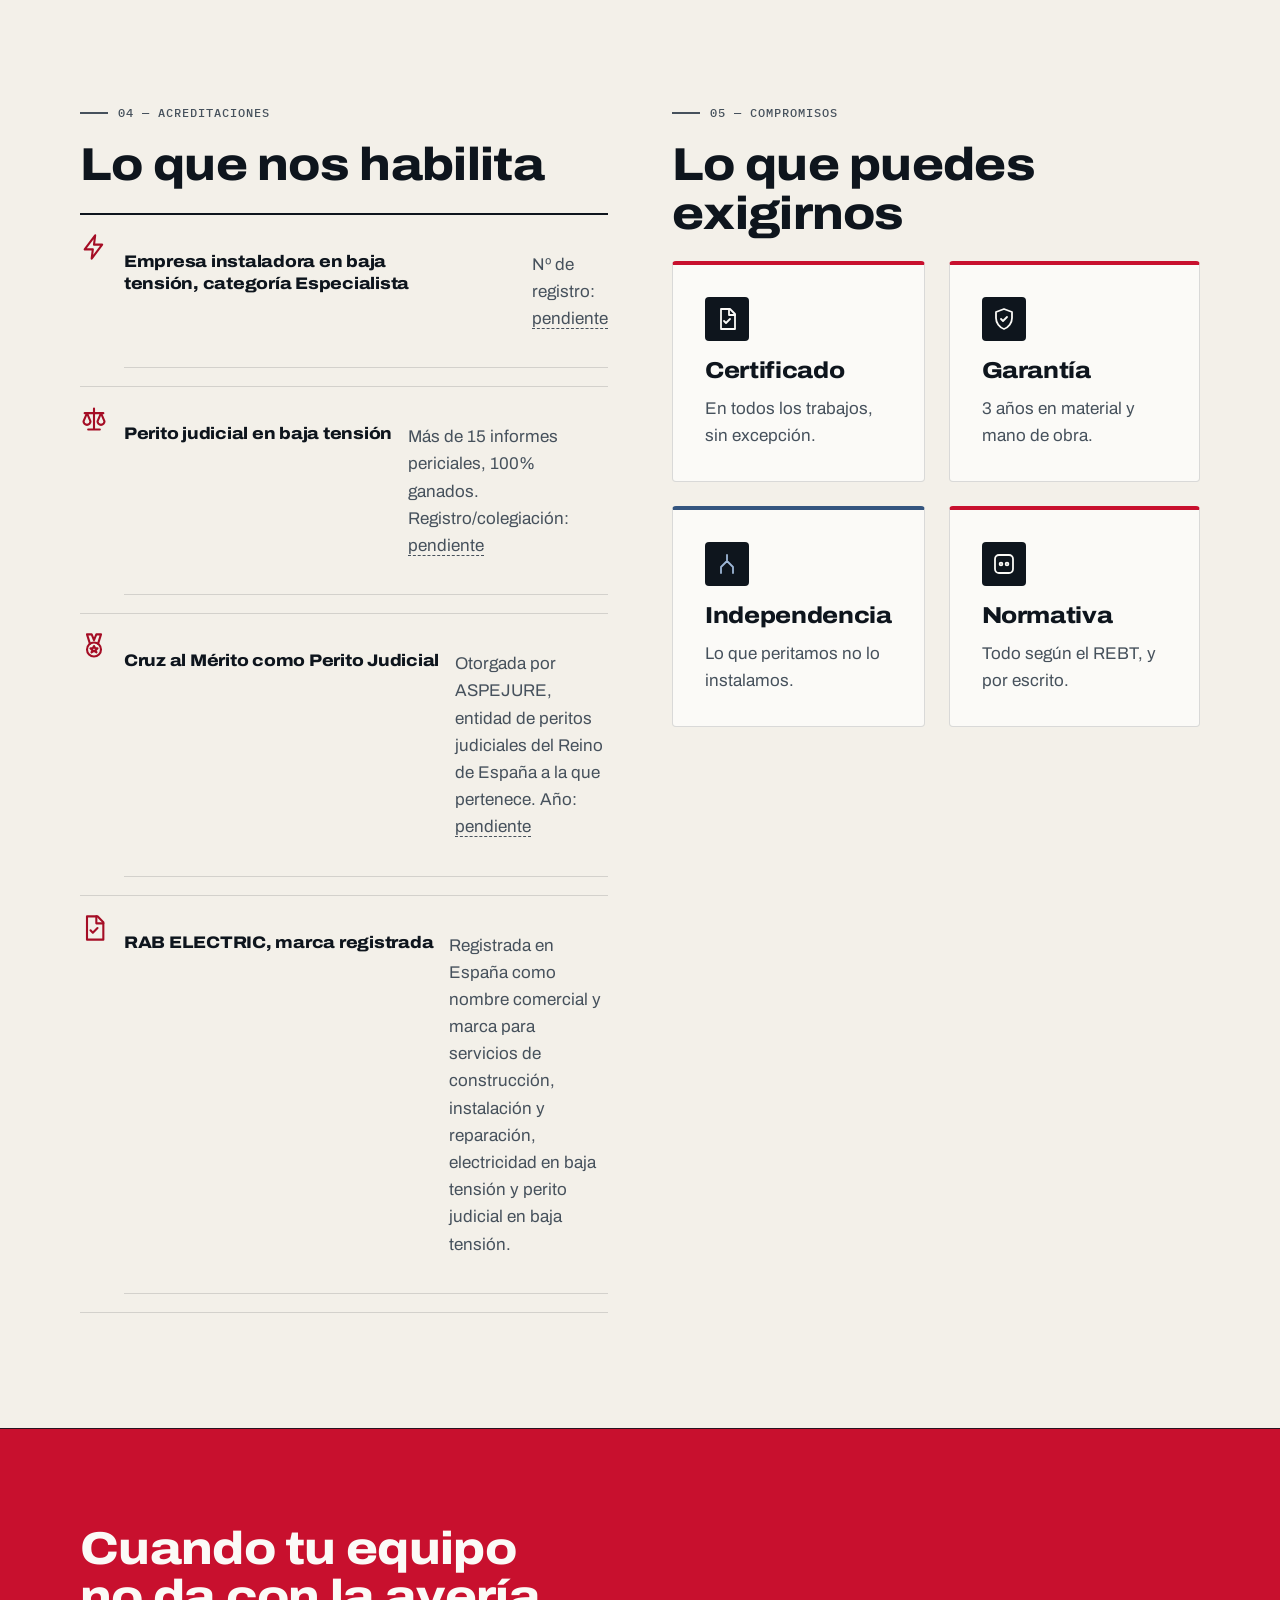
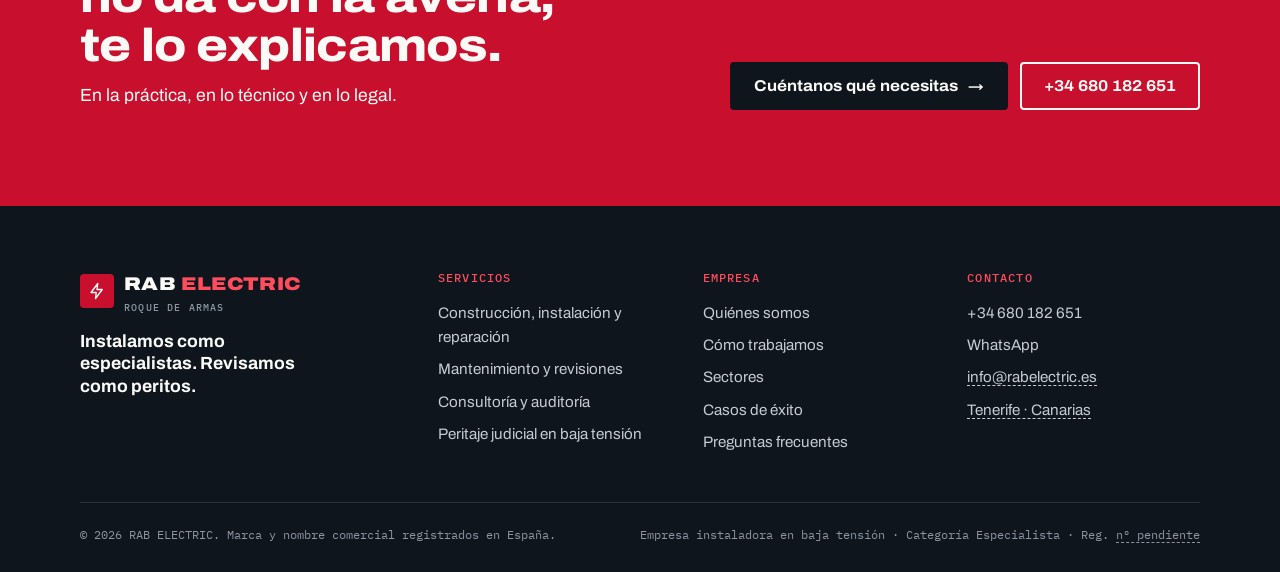
<file: quienes-somos.html>
<!doctype html>
<html lang="es">
<head>
  <meta charset="utf-8">
  <meta name="viewport" content="width=device-width, initial-scale=1">
  <title>Quiénes somos — RAB ELECTRIC</title>
  <meta name="description" content="Roque de Armas: 40 años en el sector eléctrico, de liniero de alta tensión en Estados Unidos a perito judicial con más de 15 informes ganados.">
  <meta name="theme-color" content="#0e151d">
  <link rel="icon" href="assets/img/favicon.svg" type="image/svg+xml">
  <link rel="preconnect" href="https://fonts.googleapis.com">
  <link rel="preconnect" href="https://fonts.gstatic.com" crossorigin>
  <link href="https://fonts.googleapis.com/css2?family=Archivo:wdth,wght@62..125,400..900&family=IBM+Plex+Mono:wght@400;500&display=swap" rel="stylesheet">
  <link rel="stylesheet" href="assets/css/styles.css">
</head>
<body>
  <a class="skip" href="#main">Saltar al contenido</a>
  <header class="site-header">
    <div class="wrap">
      <a class="brand" href="index.html" aria-label="RAB ELECTRIC, inicio">
        <span class="brand-mark"><svg viewBox="0 0 24 24" fill="none" stroke="currentColor" stroke-width="1.8" stroke-linecap="round" stroke-linejoin="round" aria-hidden="true"><path d="M13 2 4 14h7l-1 8 9-12h-7l1-8z"/></svg></span>
        <span>RAB <b>ELECTRIC</b><small>ROQUE DE ARMAS</small></span>
      </a>
      <button class="nav-toggle" type="button" aria-expanded="false" aria-controls="nav" aria-label="Abrir menú"><span></span></button>
      <nav class="nav" id="nav" aria-label="Principal">
        <a href="quienes-somos.html" aria-current="page">Quiénes somos</a>
        <a href="como-trabajamos.html">Cómo trabajamos</a>
        <a href="servicios.html">Servicios</a>
        <a href="sectores.html">Sectores</a>
        <a href="casos-de-exito.html">Casos de éxito</a>
        <a href="preguntas-frecuentes.html">FAQ</a>
        <a class="btn btn--red" href="contacto.html">Contacto</a>
      </nav>
    </div>
  </header>

  <main id="main">
    <section class="page-hero">
      <div class="wrap">
        <p class="crumbs"><a href="index.html">Inicio</a> / Quiénes somos</p>
        <p class="eyebrow eyebrow--red">Quiénes somos</p>
        <h1>Del poste de alta tensión al juzgado.</h1>
        <p class="lead">RAB ELECTRIC es una empresa de electricidad con Roque de Armas al frente: instala como un especialista y mira cada instalación con los ojos de un perito judicial. Sabemos qué falla, por qué falla y cómo se demuestra.</p>
        
      </div>
    </section>

    <section class="section">
      <div class="wrap split">
        <div>
          <div class="portrait" role="img" aria-label="Espacio reservado para la foto profesional de Roque de Armas"><span>Foto profesional de Roque de Armas · pendiente</span></div>
        </div>
        <div>
          <p class="eyebrow">01 — En primera persona</p>
          <h2>Roque de Armas, fundador</h2>
          <div class="stack">
            <p>Empecé como liniero de alta tensión en Estados Unidos, en el trabajo eléctrico más exigente y de mayor riesgo que conozco. Ahí aprendí que en electricidad no hay atajos.</p>
            <p>Llevo más de 25 años en España. Para trabajar aquí homologué todas mis titulaciones rehaciendo los estudios, y eso me obligó a conocer la normativa española a fondo. He trabajado para múltiples empresas, incluidos los aeropuertos de Tenerife y de La Gomera.</p>
            <p>Hoy soy instalador Especialista en baja tensión y perito judicial, con más de 15 informes periciales, todos ganados. Esa doble mirada es la que pongo en cada trabajo de RAB ELECTRIC.</p>
          </div>
          <div class="logo-card mt-l"><img src="assets/img/logo-rab-electric-group.png" width="365" height="160" alt="Logotipo de RAB Electric Group, Roque de Armas: instalador autorizado especialista y perito judicial en baja tensión"></div>
        </div>
      </div>
    </section>

    <section class="section section--white">
      <div class="wrap split">
        <div>
          <p class="eyebrow">02 — Trayectoria</p>
          <h2>40 años de oficio, con datos</h2>
          <p class="muted">La trayectoria no se cuenta para presumir. Se cuenta para que sepas con quién estás hablando.</p>
        </div>
        <ol class="timeline">
          <li><span class="when">Estados Unidos</span><h4>Liniero de alta tensión</h4><p>Base práctica en el trabajo eléctrico más exigente y de mayor riesgo.</p></li>
          <li><span class="when">España · más de 25 años</span><h4>Titulaciones homologadas</h4><p>Rehizo los estudios para homologarlas. Conoce la normativa española a fondo.</p></li>
          <li><span class="when">Empresas y grandes instalaciones</span><h4>Aeropuertos de Tenerife y La Gomera</h4><p>Servicio a múltiples empresas, incluidos trabajos en ambos aeropuertos.</p></li>
          <li><span class="when">Habilitación</span><h4>Instalador Especialista en baja tensión</h4><p>Habilitado para instalaciones de mayor complejidad y responsabilidad.</p></li>
          <li><span class="when">Peritaje</span><h4>Perito judicial · +15 informes, 100% ganados</h4><p>Cruz al Mérito como Perito Judicial, otorgada por ASPEJURE.</p></li>
        </ol>
      </div>
    </section>

    <section class="section on-dark">
      <div class="wrap split">
        <div>
          <p class="eyebrow eyebrow--red">03 — Asesoría teórico-práctica</p>
          <blockquote class="quote">Te explicamos el problema como lo ve un técnico con 40 años de oficio, y como lo vería un juez.</blockquote>
        </div>
        <div class="grid">
          <div class="card"><span class="num">DESDE LA PRÁCTICA</span><h3>Qué problema tienes</h3><p>40 años de oficio permiten explicarte qué está pasando, incluso cuando tu propio personal no ha dado con la avería.</p></div>
          <div class="card"><span class="num">DESDE LA TEORÍA</span><h3>Qué dice la norma y cómo se demuestra</h3><p>La condición de perito permite explicarlo técnica y legalmente: qué dice el reglamento, qué consecuencias tiene y cómo se prueba.</p></div>
        </div>
      </div>
    </section>

    <section class="section">
      <div class="wrap split">
        <div>
          <p class="eyebrow">04 — Acreditaciones</p>
          <h2>Lo que nos habilita</h2>
          <div class="creds">
            <div><svg viewBox="0 0 24 24" fill="none" stroke="currentColor" stroke-width="1.8" stroke-linecap="round" stroke-linejoin="round" aria-hidden="true"><path d="M13 2 4 14h7l-1 8 9-12h-7l1-8z"/></svg><div><h4 class="mt-0">Empresa instaladora en baja tensión, categoría Especialista</h4><p class="muted mt-0">Nº de registro: <span class="tbd" title="Dato pendiente de confirmar">pendiente</span></p></div></div>
            <div><svg viewBox="0 0 24 24" fill="none" stroke="currentColor" stroke-width="1.8" stroke-linecap="round" stroke-linejoin="round" aria-hidden="true"><path d="M12 3v18M7 21h10M4 7h16M6 7l-3 7a3 3 0 0 0 6 0zM18 7l-3 7a3 3 0 0 0 6 0z"/></svg><div><h4 class="mt-0">Perito judicial en baja tensión</h4><p class="muted mt-0">Más de 15 informes periciales, 100% ganados. Registro/colegiación: <span class="tbd" title="Dato pendiente de confirmar">pendiente</span></p></div></div>
            <div><svg viewBox="0 0 24 24" fill="none" stroke="currentColor" stroke-width="1.8" stroke-linecap="round" stroke-linejoin="round" aria-hidden="true"><circle cx="12" cy="15" r="6"/><path d="M8.5 10 6 2h4l2 5 2-5h4l-2.5 8"/><path d="m12 12 1 2h2l-1.5 1.3.6 2.2-2.1-1.3-2.1 1.3.6-2.2L9 14h2z"/></svg><div><h4 class="mt-0">Cruz al Mérito como Perito Judicial</h4><p class="muted mt-0">Otorgada por ASPEJURE, entidad de peritos judiciales del Reino de España a la que pertenece. Año: <span class="tbd" title="Dato pendiente de confirmar">pendiente</span></p></div></div>
            <div><svg viewBox="0 0 24 24" fill="none" stroke="currentColor" stroke-width="1.8" stroke-linecap="round" stroke-linejoin="round" aria-hidden="true"><path d="M6 2h9l5 5v15H6z"/><path d="M14 2v6h6"/><path d="m9 14 2 2 4-4"/></svg><div><h4 class="mt-0">RAB ELECTRIC, marca registrada</h4><p class="muted mt-0">Registrada en España como nombre comercial y marca para servicios de construcción, instalación y reparación, electricidad en baja tensión y perito judicial en baja tensión.</p></div></div>
          </div>
        </div>
        <div>
          <p class="eyebrow">05 — Compromisos</p>
          <h2>Lo que puedes exigirnos</h2>
          <div class="grid grid-2">
            <div class="card card--inst"><span class="icon"><svg viewBox="0 0 24 24" fill="none" stroke="currentColor" stroke-width="1.8" stroke-linecap="round" stroke-linejoin="round" aria-hidden="true"><path d="M6 2h9l5 5v15H6z"/><path d="M14 2v6h6"/><path d="m9 14 2 2 4-4"/></svg></span><h3>Certificado</h3><p>En todos los trabajos, sin excepción.</p></div>
            <div class="card card--inst"><span class="icon"><svg viewBox="0 0 24 24" fill="none" stroke="currentColor" stroke-width="1.8" stroke-linecap="round" stroke-linejoin="round" aria-hidden="true"><path d="M12 2 4 5v6c0 5 3.4 9.4 8 11 4.6-1.6 8-6 8-11V5z"/><path d="m9 12 2 2 4-4"/></svg></span><h3>Garantía</h3><p>3 años en material y mano de obra.</p></div>
            <div class="card card--peri"><span class="icon icon--peri"><svg viewBox="0 0 24 24" fill="none" stroke="currentColor" stroke-width="1.8" stroke-linecap="round" stroke-linejoin="round" aria-hidden="true"><path d="M12 3v6M12 9l-6 6v6M12 9l6 6v6"/></svg></span><h3>Independencia</h3><p>Lo que peritamos no lo instalamos.</p></div>
            <div class="card card--inst"><span class="icon"><svg viewBox="0 0 24 24" fill="none" stroke="currentColor" stroke-width="1.8" stroke-linecap="round" stroke-linejoin="round" aria-hidden="true"><rect x="3" y="3" width="18" height="18" rx="4"/><circle cx="9" cy="12" r="1.4"/><circle cx="15" cy="12" r="1.4"/></svg></span><h3>Normativa</h3><p>Todo según el REBT, y por escrito.</p></div>
          </div>
        </div>
      </div>
    </section>

    <section class="cta">
      <div class="wrap">
        <div>
          <h2>Cuando tu equipo no da con la avería, te lo explicamos.</h2>
          <p>En la práctica, en lo técnico y en lo legal.</p>
        </div>
        <div class="actions">
          <a class="btn" href="contacto.html">Cuéntanos qué necesitas <span class="arrow" aria-hidden="true">→</span></a>
          <a class="btn btn--ghost" href="tel:+34680182651">+34 680 182 651</a>
        </div>
      </div>
    </section>
  </main>

  <footer class="site-footer">
    <div class="wrap">
      <div class="footer-grid">
        <div>
          <a class="brand" href="index.html" aria-label="RAB ELECTRIC, inicio">
        <span class="brand-mark"><svg viewBox="0 0 24 24" fill="none" stroke="currentColor" stroke-width="1.8" stroke-linecap="round" stroke-linejoin="round" aria-hidden="true"><path d="M13 2 4 14h7l-1 8 9-12h-7l1-8z"/></svg></span>
        <span>RAB <b>ELECTRIC</b><small>ROQUE DE ARMAS</small></span>
      </a>
          <p class="footer-claim">Instalamos como especialistas. Revisamos como peritos.</p>
        </div>
        <div>
          <h3>Servicios</h3>
          <ul>
            <li><a href="servicios.html#instalacion">Construcción, instalación y reparación</a></li>
            <li><a href="servicios.html#mantenimiento">Mantenimiento y revisiones</a></li>
            <li><a href="servicios.html#consultoria">Consultoría y auditoría</a></li>
            <li><a href="servicios.html#peritaje">Peritaje judicial en baja tensión</a></li>
          </ul>
        </div>
        <div>
          <h3>Empresa</h3>
          <ul>
            <li><a href="quienes-somos.html">Quiénes somos</a></li>
            <li><a href="como-trabajamos.html">Cómo trabajamos</a></li>
            <li><a href="sectores.html">Sectores</a></li>
            <li><a href="casos-de-exito.html">Casos de éxito</a></li>
            <li><a href="preguntas-frecuentes.html">Preguntas frecuentes</a></li>
          </ul>
        </div>
        <div>
          <h3>Contacto</h3>
          <ul>
            <li><a href="tel:+34680182651">+34 680 182 651</a></li>
            <li><a href="https://wa.me/34680182651" target="_blank" rel="noopener">WhatsApp</a></li>
            <li><span class="tbd" title="Email pendiente de confirmar">info@rabelectric.es</span></li>
            <li><span class="tbd" title="Zona de trabajo pendiente de confirmar">Tenerife · Canarias</span></li>
          </ul>
        </div>
      </div>
      <div class="footer-legal">
        <span>© 2026 RAB ELECTRIC. Marca y nombre comercial registrados en España.</span>
        <span>Empresa instaladora en baja tensión · Categoría Especialista · Reg. <span class="tbd" title="Dato pendiente de confirmar">nº pendiente</span></span>
      </div>
    </div>
  </footer>
  <script src="assets/js/main.js" defer></script>
</body>
</html>
</file>
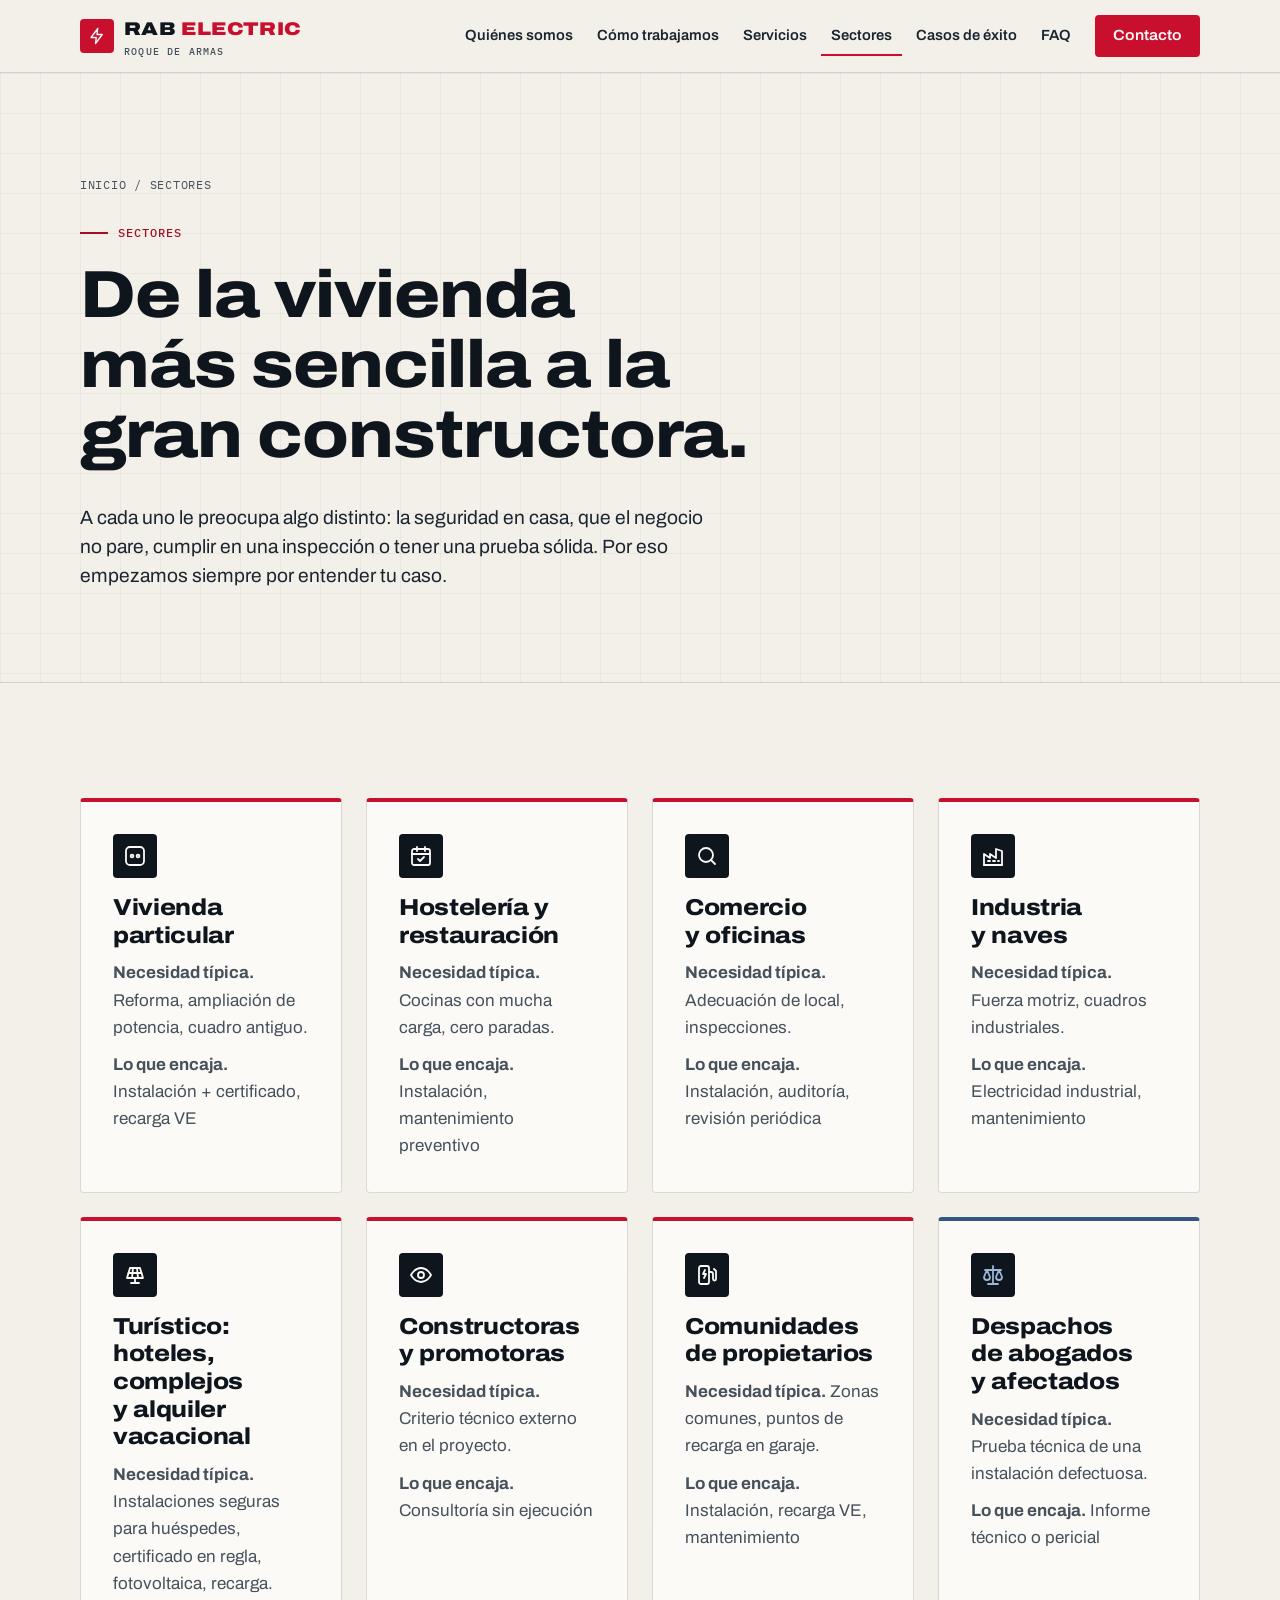
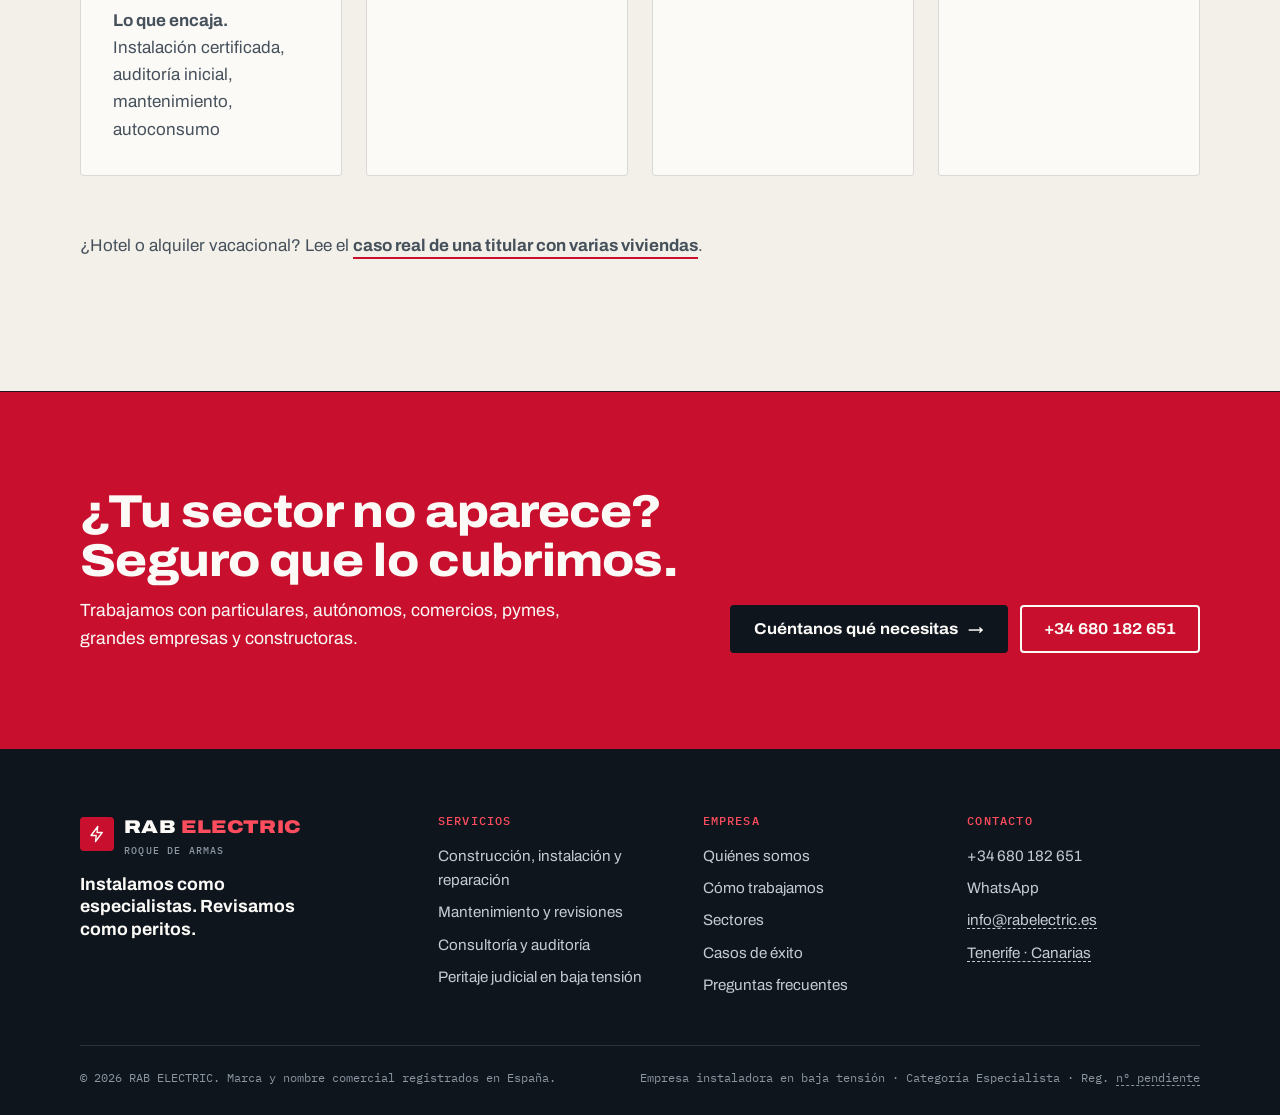
<file: sectores.html>
<!doctype html>
<html lang="es">
<head>
  <meta charset="utf-8">
  <meta name="viewport" content="width=device-width, initial-scale=1">
  <title>Sectores — RAB ELECTRIC</title>
  <meta name="description" content="Vivienda, hostelería, comercio, industria, turismo y alquiler vacacional, constructoras, comunidades y despachos de abogados.">
  <meta name="theme-color" content="#0e151d">
  <link rel="icon" href="assets/img/favicon.svg" type="image/svg+xml">
  <link rel="preconnect" href="https://fonts.googleapis.com">
  <link rel="preconnect" href="https://fonts.gstatic.com" crossorigin>
  <link href="https://fonts.googleapis.com/css2?family=Archivo:wdth,wght@62..125,400..900&family=IBM+Plex+Mono:wght@400;500&display=swap" rel="stylesheet">
  <link rel="stylesheet" href="assets/css/styles.css">
</head>
<body>
  <a class="skip" href="#main">Saltar al contenido</a>
  <header class="site-header">
    <div class="wrap">
      <a class="brand" href="index.html" aria-label="RAB ELECTRIC, inicio">
        <span class="brand-mark"><svg viewBox="0 0 24 24" fill="none" stroke="currentColor" stroke-width="1.8" stroke-linecap="round" stroke-linejoin="round" aria-hidden="true"><path d="M13 2 4 14h7l-1 8 9-12h-7l1-8z"/></svg></span>
        <span>RAB <b>ELECTRIC</b><small>ROQUE DE ARMAS</small></span>
      </a>
      <button class="nav-toggle" type="button" aria-expanded="false" aria-controls="nav" aria-label="Abrir menú"><span></span></button>
      <nav class="nav" id="nav" aria-label="Principal">
        <a href="quienes-somos.html">Quiénes somos</a>
        <a href="como-trabajamos.html">Cómo trabajamos</a>
        <a href="servicios.html">Servicios</a>
        <a href="sectores.html" aria-current="page">Sectores</a>
        <a href="casos-de-exito.html">Casos de éxito</a>
        <a href="preguntas-frecuentes.html">FAQ</a>
        <a class="btn btn--red" href="contacto.html">Contacto</a>
      </nav>
    </div>
  </header>

  <main id="main">
    <section class="page-hero">
      <div class="wrap">
        <p class="crumbs"><a href="index.html">Inicio</a> / Sectores</p>
        <p class="eyebrow eyebrow--red">Sectores</p>
        <h1>De la vivienda más sencilla a la gran constructora.</h1>
        <p class="lead">A cada uno le preocupa algo distinto: la seguridad en casa, que el negocio no pare, cumplir en una inspección o tener una prueba sólida. Por eso empezamos siempre por entender tu caso.</p>
        
      </div>
    </section>

    <section class="section">
      <div class="wrap">
        <div class="grid grid-4">
          <a class="card card--inst" href="contacto.html?tipo=instalacion">
            <span class="icon"><svg viewBox="0 0 24 24" fill="none" stroke="currentColor" stroke-width="1.8" stroke-linecap="round" stroke-linejoin="round" aria-hidden="true"><rect x="3" y="3" width="18" height="18" rx="4"/><circle cx="9" cy="12" r="1.4"/><circle cx="15" cy="12" r="1.4"/></svg></span>
            <h3>Vivienda particular</h3>
            <p><strong>Necesidad típica.</strong> Reforma, ampliación de potencia, cuadro antiguo.</p>
            <p><strong>Lo que encaja.</strong> Instalación + certificado, recarga VE</p>
          </a>
          <a class="card card--inst" href="contacto.html?tipo=mantenimiento">
            <span class="icon"><svg viewBox="0 0 24 24" fill="none" stroke="currentColor" stroke-width="1.8" stroke-linecap="round" stroke-linejoin="round" aria-hidden="true"><rect x="3" y="5" width="18" height="16" rx="2"/><path d="M3 10h18M8 3v4M16 3v4"/><path d="m9 15 2 2 4-4"/></svg></span>
            <h3>Hostelería y restauración</h3>
            <p><strong>Necesidad típica.</strong> Cocinas con mucha carga, cero paradas.</p>
            <p><strong>Lo que encaja.</strong> Instalación, mantenimiento preventivo</p>
          </a>
          <a class="card card--inst" href="contacto.html?tipo=instalacion">
            <span class="icon"><svg viewBox="0 0 24 24" fill="none" stroke="currentColor" stroke-width="1.8" stroke-linecap="round" stroke-linejoin="round" aria-hidden="true"><circle cx="11" cy="11" r="7"/><path d="m20 20-4-4"/></svg></span>
            <h3>Comercio y oficinas</h3>
            <p><strong>Necesidad típica.</strong> Adecuación de local, inspecciones.</p>
            <p><strong>Lo que encaja.</strong> Instalación, auditoría, revisión periódica</p>
          </a>
          <a class="card card--inst" href="contacto.html?tipo=instalacion">
            <span class="icon"><svg viewBox="0 0 24 24" fill="none" stroke="currentColor" stroke-width="1.8" stroke-linecap="round" stroke-linejoin="round" aria-hidden="true"><path d="M3 21V10l6 4v-4l6 4V5l6 2v14z"/><path d="M3 21h18M7 17h2M12 17h2M17 17h1"/></svg></span>
            <h3>Industria y naves</h3>
            <p><strong>Necesidad típica.</strong> Fuerza motriz, cuadros industriales.</p>
            <p><strong>Lo que encaja.</strong> Electricidad industrial, mantenimiento</p>
          </a>
          <a class="card card--inst" href="contacto.html?tipo=instalacion">
            <span class="icon"><svg viewBox="0 0 24 24" fill="none" stroke="currentColor" stroke-width="1.8" stroke-linecap="round" stroke-linejoin="round" aria-hidden="true"><path d="M4 15 7 5h10l3 10z"/><path d="M5.5 10h13M10 5l-1 10M14 5l1 10M12 15v5M8 20h8"/></svg></span>
            <h3>Turístico: hoteles, complejos y alquiler vacacional</h3>
            <p><strong>Necesidad típica.</strong> Instalaciones seguras para huéspedes, certificado en regla, fotovoltaica, recarga.</p>
            <p><strong>Lo que encaja.</strong> Instalación certificada, auditoría inicial, mantenimiento, autoconsumo</p>
          </a>
          <a class="card card--inst" href="contacto.html?tipo=consultoria">
            <span class="icon"><svg viewBox="0 0 24 24" fill="none" stroke="currentColor" stroke-width="1.8" stroke-linecap="round" stroke-linejoin="round" aria-hidden="true"><path d="M2 12s3.5-7 10-7 10 7 10 7-3.5 7-10 7S2 12 2 12z"/><circle cx="12" cy="12" r="3"/></svg></span>
            <h3>Constructoras y promotoras</h3>
            <p><strong>Necesidad típica.</strong> Criterio técnico externo en el proyecto.</p>
            <p><strong>Lo que encaja.</strong> Consultoría sin ejecución</p>
          </a>
          <a class="card card--inst" href="contacto.html?tipo=instalacion">
            <span class="icon"><svg viewBox="0 0 24 24" fill="none" stroke="currentColor" stroke-width="1.8" stroke-linecap="round" stroke-linejoin="round" aria-hidden="true"><rect x="4" y="3" width="10" height="18" rx="2"/><path d="m10 7-2 4h3l-2 4"/><path d="M14 9h2a2 2 0 0 1 2 2v5a1.5 1.5 0 0 0 3 0V8l-2-2"/></svg></span>
            <h3>Comunidades de propietarios</h3>
            <p><strong>Necesidad típica.</strong> Zonas comunes, puntos de recarga en garaje.</p>
            <p><strong>Lo que encaja.</strong> Instalación, recarga VE, mantenimiento</p>
          </a>
          <a class="card card--peri" href="contacto.html?tipo=peritaje">
            <span class="icon icon--peri"><svg viewBox="0 0 24 24" fill="none" stroke="currentColor" stroke-width="1.8" stroke-linecap="round" stroke-linejoin="round" aria-hidden="true"><path d="M12 3v18M7 21h10M4 7h16M6 7l-3 7a3 3 0 0 0 6 0zM18 7l-3 7a3 3 0 0 0 6 0z"/></svg></span>
            <h3>Despachos de abogados y afectados</h3>
            <p><strong>Necesidad típica.</strong> Prueba técnica de una instalación defectuosa.</p>
            <p><strong>Lo que encaja.</strong> Informe técnico o pericial</p>
          </a>
        </div>
        <p class="muted mt-l">¿Hotel o alquiler vacacional? Lee el <a class="link-arrow" href="casos-de-exito.html#caso-alquiler-vacacional">caso real de una titular con varias viviendas</a>.</p>
      </div>
    </section>

    <section class="cta">
      <div class="wrap">
        <div>
          <h2>¿Tu sector no aparece? Seguro que lo cubrimos.</h2>
          <p>Trabajamos con particulares, autónomos, comercios, pymes, grandes empresas y constructoras.</p>
        </div>
        <div class="actions">
          <a class="btn" href="contacto.html">Cuéntanos qué necesitas <span class="arrow" aria-hidden="true">→</span></a>
          <a class="btn btn--ghost" href="tel:+34680182651">+34 680 182 651</a>
        </div>
      </div>
    </section>
  </main>

  <footer class="site-footer">
    <div class="wrap">
      <div class="footer-grid">
        <div>
          <a class="brand" href="index.html" aria-label="RAB ELECTRIC, inicio">
        <span class="brand-mark"><svg viewBox="0 0 24 24" fill="none" stroke="currentColor" stroke-width="1.8" stroke-linecap="round" stroke-linejoin="round" aria-hidden="true"><path d="M13 2 4 14h7l-1 8 9-12h-7l1-8z"/></svg></span>
        <span>RAB <b>ELECTRIC</b><small>ROQUE DE ARMAS</small></span>
      </a>
          <p class="footer-claim">Instalamos como especialistas. Revisamos como peritos.</p>
        </div>
        <div>
          <h3>Servicios</h3>
          <ul>
            <li><a href="servicios.html#instalacion">Construcción, instalación y reparación</a></li>
            <li><a href="servicios.html#mantenimiento">Mantenimiento y revisiones</a></li>
            <li><a href="servicios.html#consultoria">Consultoría y auditoría</a></li>
            <li><a href="servicios.html#peritaje">Peritaje judicial en baja tensión</a></li>
          </ul>
        </div>
        <div>
          <h3>Empresa</h3>
          <ul>
            <li><a href="quienes-somos.html">Quiénes somos</a></li>
            <li><a href="como-trabajamos.html">Cómo trabajamos</a></li>
            <li><a href="sectores.html">Sectores</a></li>
            <li><a href="casos-de-exito.html">Casos de éxito</a></li>
            <li><a href="preguntas-frecuentes.html">Preguntas frecuentes</a></li>
          </ul>
        </div>
        <div>
          <h3>Contacto</h3>
          <ul>
            <li><a href="tel:+34680182651">+34 680 182 651</a></li>
            <li><a href="https://wa.me/34680182651" target="_blank" rel="noopener">WhatsApp</a></li>
            <li><span class="tbd" title="Email pendiente de confirmar">info@rabelectric.es</span></li>
            <li><span class="tbd" title="Zona de trabajo pendiente de confirmar">Tenerife · Canarias</span></li>
          </ul>
        </div>
      </div>
      <div class="footer-legal">
        <span>© 2026 RAB ELECTRIC. Marca y nombre comercial registrados en España.</span>
        <span>Empresa instaladora en baja tensión · Categoría Especialista · Reg. <span class="tbd" title="Dato pendiente de confirmar">nº pendiente</span></span>
      </div>
    </div>
  </footer>
  <script src="assets/js/main.js" defer></script>
</body>
</html>
</file>
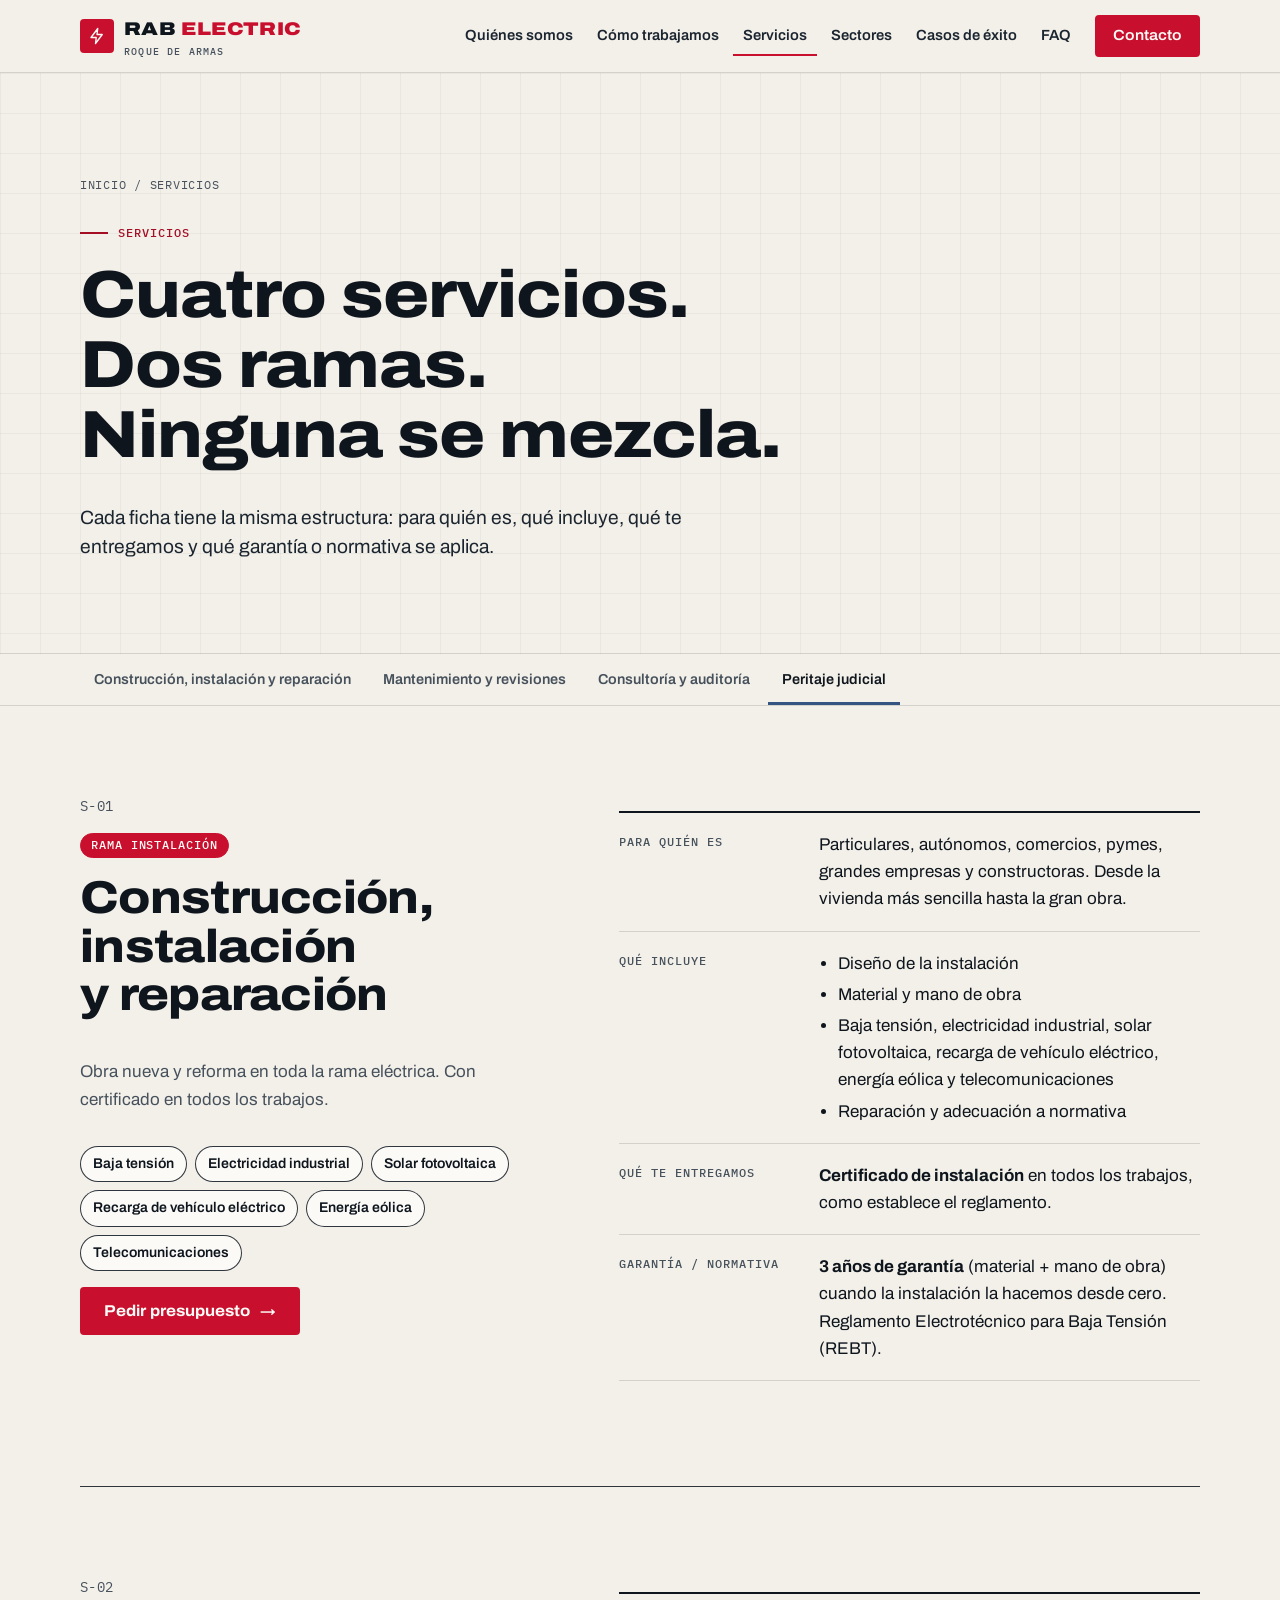
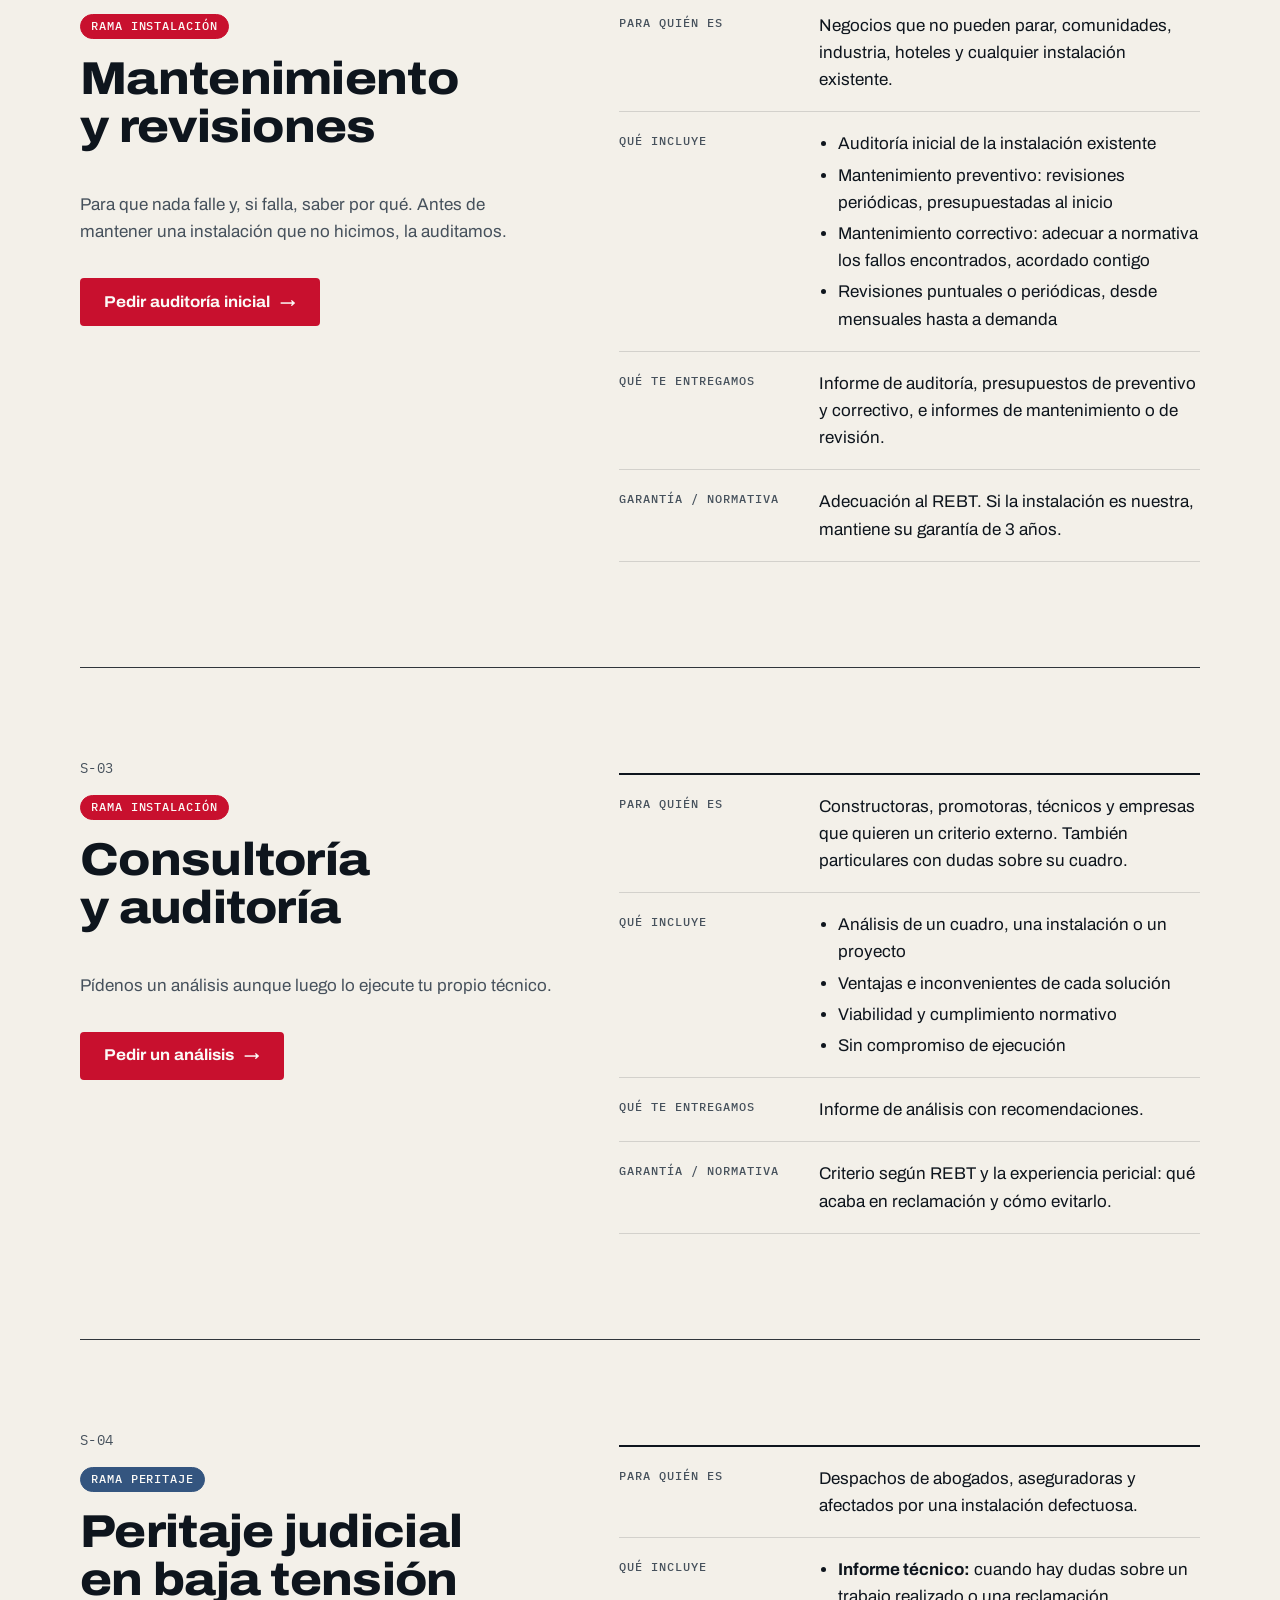
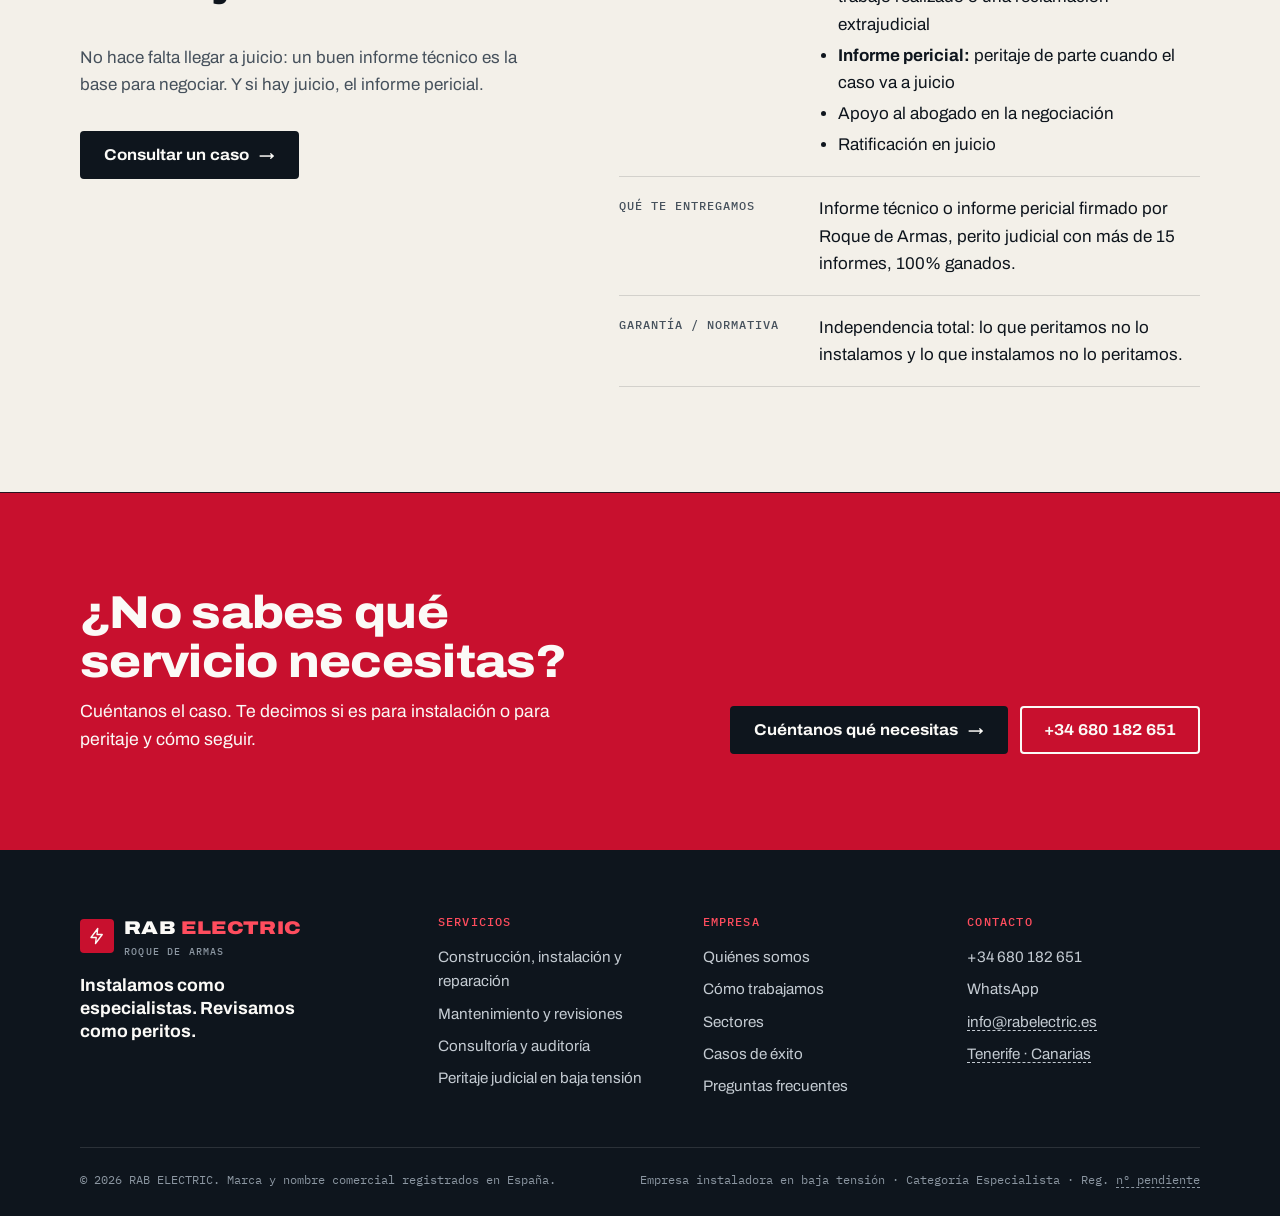
<file: servicios.html>
<!doctype html>
<html lang="es">
<head>
  <meta charset="utf-8">
  <meta name="viewport" content="width=device-width, initial-scale=1">
  <title>Servicios — RAB ELECTRIC</title>
  <meta name="description" content="Construcción, instalación y reparación; mantenimiento y revisiones; consultoría y auditoría; peritaje judicial en baja tensión.">
  <meta name="theme-color" content="#0e151d">
  <link rel="icon" href="assets/img/favicon.svg" type="image/svg+xml">
  <link rel="preconnect" href="https://fonts.googleapis.com">
  <link rel="preconnect" href="https://fonts.gstatic.com" crossorigin>
  <link href="https://fonts.googleapis.com/css2?family=Archivo:wdth,wght@62..125,400..900&family=IBM+Plex+Mono:wght@400;500&display=swap" rel="stylesheet">
  <link rel="stylesheet" href="assets/css/styles.css">
</head>
<body>
  <a class="skip" href="#main">Saltar al contenido</a>
  <header class="site-header">
    <div class="wrap">
      <a class="brand" href="index.html" aria-label="RAB ELECTRIC, inicio">
        <span class="brand-mark"><svg viewBox="0 0 24 24" fill="none" stroke="currentColor" stroke-width="1.8" stroke-linecap="round" stroke-linejoin="round" aria-hidden="true"><path d="M13 2 4 14h7l-1 8 9-12h-7l1-8z"/></svg></span>
        <span>RAB <b>ELECTRIC</b><small>ROQUE DE ARMAS</small></span>
      </a>
      <button class="nav-toggle" type="button" aria-expanded="false" aria-controls="nav" aria-label="Abrir menú"><span></span></button>
      <nav class="nav" id="nav" aria-label="Principal">
        <a href="quienes-somos.html">Quiénes somos</a>
        <a href="como-trabajamos.html">Cómo trabajamos</a>
        <a href="servicios.html" aria-current="page">Servicios</a>
        <a href="sectores.html">Sectores</a>
        <a href="casos-de-exito.html">Casos de éxito</a>
        <a href="preguntas-frecuentes.html">FAQ</a>
        <a class="btn btn--red" href="contacto.html">Contacto</a>
      </nav>
    </div>
  </header>

  <main id="main">
    <section class="page-hero">
      <div class="wrap">
        <p class="crumbs"><a href="index.html">Inicio</a> / Servicios</p>
        <p class="eyebrow eyebrow--red">Servicios</p>
        <h1>Cuatro servicios. Dos ramas. Ninguna se mezcla.</h1>
        <p class="lead">Cada ficha tiene la misma estructura: para quién es, qué incluye, qué te entregamos y qué garantía o normativa se aplica.</p>
        
      </div>
    </section>

    <nav class="subnav" aria-label="Servicios">
      <div class="wrap">
        <ul>
          <li><a href="#instalacion">Construcción, instalación y reparación</a></li>
          <li><a href="#mantenimiento">Mantenimiento y revisiones</a></li>
          <li><a href="#consultoria">Consultoría y auditoría</a></li>
          <li><a href="#peritaje">Peritaje judicial</a></li>
        </ul>
      </div>
    </nav>

    <div class="wrap">
      <article class="service" id="instalacion">
        <div class="service-meta">
          <span class="num mono muted">S-01</span>
          <span class="tag tag--inst">Rama Instalación</span>
          <h2>Construcción, instalación y reparación</h2>
          <p class="muted">Obra nueva y reforma en toda la rama eléctrica. Con certificado en todos los trabajos.</p>
          <ul class="chips"><li>Baja tensión</li><li>Electricidad industrial</li><li>Solar fotovoltaica</li><li>Recarga de vehículo eléctrico</li><li>Energía eólica</li><li>Telecomunicaciones</li></ul>
          <div><a class="btn btn--red" href="contacto.html?tipo=instalacion">Pedir presupuesto <span class="arrow" aria-hidden="true">→</span></a></div>
        </div>
        <dl class="spec">
          <div><dt>Para quién es</dt><dd>Particulares, autónomos, comercios, pymes, grandes empresas y constructoras. Desde la vivienda más sencilla hasta la gran obra.</dd></div>
          <div><dt>Qué incluye</dt><dd><ul><li>Diseño de la instalación</li><li>Material y mano de obra</li><li>Baja tensión, electricidad industrial, solar fotovoltaica, recarga de vehículo eléctrico, energía eólica y telecomunicaciones</li><li>Reparación y adecuación a normativa</li></ul></dd></div>
          <div><dt>Qué te entregamos</dt><dd><strong>Certificado de instalación</strong> en todos los trabajos, como establece el reglamento.</dd></div>
          <div><dt>Garantía / normativa</dt><dd><strong>3 años de garantía</strong> (material + mano de obra) cuando la instalación la hacemos desde cero. Reglamento Electrotécnico para Baja Tensión (REBT).</dd></div>
        </dl>
      </article>
      <article class="service" id="mantenimiento">
        <div class="service-meta">
          <span class="num mono muted">S-02</span>
          <span class="tag tag--inst">Rama Instalación</span>
          <h2>Mantenimiento y revisiones</h2>
          <p class="muted">Para que nada falle y, si falla, saber por qué. Antes de mantener una instalación que no hicimos, la auditamos.</p>
          
          <div><a class="btn btn--red" href="contacto.html?tipo=mantenimiento">Pedir auditoría inicial <span class="arrow" aria-hidden="true">→</span></a></div>
        </div>
        <dl class="spec">
          <div><dt>Para quién es</dt><dd>Negocios que no pueden parar, comunidades, industria, hoteles y cualquier instalación existente.</dd></div>
          <div><dt>Qué incluye</dt><dd><ul><li>Auditoría inicial de la instalación existente</li><li>Mantenimiento preventivo: revisiones periódicas, presupuestadas al inicio</li><li>Mantenimiento correctivo: adecuar a normativa los fallos encontrados, acordado contigo</li><li>Revisiones puntuales o periódicas, desde mensuales hasta a demanda</li></ul></dd></div>
          <div><dt>Qué te entregamos</dt><dd>Informe de auditoría, presupuestos de preventivo y correctivo, e informes de mantenimiento o de revisión.</dd></div>
          <div><dt>Garantía / normativa</dt><dd>Adecuación al REBT. Si la instalación es nuestra, mantiene su garantía de 3 años.</dd></div>
        </dl>
      </article>
      <article class="service" id="consultoria">
        <div class="service-meta">
          <span class="num mono muted">S-03</span>
          <span class="tag tag--inst">Rama Instalación</span>
          <h2>Consultoría y auditoría</h2>
          <p class="muted">Pídenos un análisis aunque luego lo ejecute tu propio técnico.</p>
          
          <div><a class="btn btn--red" href="contacto.html?tipo=consultoria">Pedir un análisis <span class="arrow" aria-hidden="true">→</span></a></div>
        </div>
        <dl class="spec">
          <div><dt>Para quién es</dt><dd>Constructoras, promotoras, técnicos y empresas que quieren un criterio externo. También particulares con dudas sobre su cuadro.</dd></div>
          <div><dt>Qué incluye</dt><dd><ul><li>Análisis de un cuadro, una instalación o un proyecto</li><li>Ventajas e inconvenientes de cada solución</li><li>Viabilidad y cumplimiento normativo</li><li>Sin compromiso de ejecución</li></ul></dd></div>
          <div><dt>Qué te entregamos</dt><dd>Informe de análisis con recomendaciones.</dd></div>
          <div><dt>Garantía / normativa</dt><dd>Criterio según REBT y la experiencia pericial: qué acaba en reclamación y cómo evitarlo.</dd></div>
        </dl>
      </article>
      <article class="service" id="peritaje">
        <div class="service-meta">
          <span class="num mono muted">S-04</span>
          <span class="tag tag--peri">Rama Peritaje</span>
          <h2>Peritaje judicial en baja tensión</h2>
          <p class="muted">No hace falta llegar a juicio: un buen informe técnico es la base para negociar. Y si hay juicio, el informe pericial.</p>
          
          <div><a class="btn " href="contacto.html?tipo=peritaje">Consultar un caso <span class="arrow" aria-hidden="true">→</span></a></div>
        </div>
        <dl class="spec">
          <div><dt>Para quién es</dt><dd>Despachos de abogados, aseguradoras y afectados por una instalación defectuosa.</dd></div>
          <div><dt>Qué incluye</dt><dd><ul><li><strong>Informe técnico:</strong> cuando hay dudas sobre un trabajo realizado o una reclamación extrajudicial</li><li><strong>Informe pericial:</strong> peritaje de parte cuando el caso va a juicio</li><li>Apoyo al abogado en la negociación</li><li>Ratificación en juicio</li></ul></dd></div>
          <div><dt>Qué te entregamos</dt><dd>Informe técnico o informe pericial firmado por Roque de Armas, perito judicial con más de 15 informes, 100% ganados.</dd></div>
          <div><dt>Garantía / normativa</dt><dd>Independencia total: lo que peritamos no lo instalamos y lo que instalamos no lo peritamos.</dd></div>
        </dl>
      </article>
    </div>

    <section class="cta">
      <div class="wrap">
        <div>
          <h2>¿No sabes qué servicio necesitas?</h2>
          <p>Cuéntanos el caso. Te decimos si es para instalación o para peritaje y cómo seguir.</p>
        </div>
        <div class="actions">
          <a class="btn" href="contacto.html">Cuéntanos qué necesitas <span class="arrow" aria-hidden="true">→</span></a>
          <a class="btn btn--ghost" href="tel:+34680182651">+34 680 182 651</a>
        </div>
      </div>
    </section>
  </main>

  <footer class="site-footer">
    <div class="wrap">
      <div class="footer-grid">
        <div>
          <a class="brand" href="index.html" aria-label="RAB ELECTRIC, inicio">
        <span class="brand-mark"><svg viewBox="0 0 24 24" fill="none" stroke="currentColor" stroke-width="1.8" stroke-linecap="round" stroke-linejoin="round" aria-hidden="true"><path d="M13 2 4 14h7l-1 8 9-12h-7l1-8z"/></svg></span>
        <span>RAB <b>ELECTRIC</b><small>ROQUE DE ARMAS</small></span>
      </a>
          <p class="footer-claim">Instalamos como especialistas. Revisamos como peritos.</p>
        </div>
        <div>
          <h3>Servicios</h3>
          <ul>
            <li><a href="servicios.html#instalacion">Construcción, instalación y reparación</a></li>
            <li><a href="servicios.html#mantenimiento">Mantenimiento y revisiones</a></li>
            <li><a href="servicios.html#consultoria">Consultoría y auditoría</a></li>
            <li><a href="servicios.html#peritaje">Peritaje judicial en baja tensión</a></li>
          </ul>
        </div>
        <div>
          <h3>Empresa</h3>
          <ul>
            <li><a href="quienes-somos.html">Quiénes somos</a></li>
            <li><a href="como-trabajamos.html">Cómo trabajamos</a></li>
            <li><a href="sectores.html">Sectores</a></li>
            <li><a href="casos-de-exito.html">Casos de éxito</a></li>
            <li><a href="preguntas-frecuentes.html">Preguntas frecuentes</a></li>
          </ul>
        </div>
        <div>
          <h3>Contacto</h3>
          <ul>
            <li><a href="tel:+34680182651">+34 680 182 651</a></li>
            <li><a href="https://wa.me/34680182651" target="_blank" rel="noopener">WhatsApp</a></li>
            <li><span class="tbd" title="Email pendiente de confirmar">info@rabelectric.es</span></li>
            <li><span class="tbd" title="Zona de trabajo pendiente de confirmar">Tenerife · Canarias</span></li>
          </ul>
        </div>
      </div>
      <div class="footer-legal">
        <span>© 2026 RAB ELECTRIC. Marca y nombre comercial registrados en España.</span>
        <span>Empresa instaladora en baja tensión · Categoría Especialista · Reg. <span class="tbd" title="Dato pendiente de confirmar">nº pendiente</span></span>
      </div>
    </div>
  </footer>
  <script src="assets/js/main.js" defer></script>
</body>
</html>
</file>
<file: assets/css/styles.css>
/* RAB ELECTRIC — hoja de estilos
   Lenguaje visual: documento técnico. Retícula, filetes, etiquetas en mono
   tipo "referencia de informe" y dos colores de rama:
   amarillo tensión = Instalación · azul acta = Peritaje. */

:root {
  --ink: #0e151d;
  --ink-2: #1b2530;
  --ink-soft: #46515c;
  --paper: #f3f0e9;
  --paper-2: #e9e4d8;
  --white: #fbfaf7;
  --line: rgba(14, 21, 29, 0.14);
  --line-strong: rgba(14, 21, 29, 0.85);

  --red: #c8102e;
  --red-deep: #a50d25;
  --red-bright: #ff4d5e;
  --peri: #34557f;
  --peri-light: #9db6d6;

  --font-sans: "Archivo", system-ui, -apple-system, "Segoe UI", sans-serif;
  --font-mono: "IBM Plex Mono", ui-monospace, "SFMono-Regular", Menlo, monospace;

  --wrap: 1200px;
  --gutter: clamp(16px, 4vw, 40px);
  --radius: 4px;
  color-scheme: light;
}

*, *::before, *::after { box-sizing: border-box; }

html { -webkit-text-size-adjust: 100%; scroll-behavior: smooth; }
@media (prefers-reduced-motion: reduce) { html { scroll-behavior: auto; } }

body {
  margin: 0;
  background: var(--paper);
  color: var(--ink);
  font-family: var(--font-sans);
  font-size: 17px;
  line-height: 1.6;
  font-variation-settings: "wdth" 100;
  -webkit-font-smoothing: antialiased;
}

img, svg { display: block; max-width: 100%; }
a { color: inherit; }
p { margin: 0 0 1em; }
strong { font-weight: 700; }

h1, h2, h3, h4 {
  margin: 0 0 0.5em;
  line-height: 1.05;
  font-weight: 800;
  font-variation-settings: "wdth" 112;
  letter-spacing: -0.015em;
  text-wrap: balance;
}
h1 { font-size: clamp(2.4rem, 6.2vw, 5rem); }
h2 { font-size: clamp(1.8rem, 3.6vw, 2.9rem); }
h3 { font-size: clamp(1.2rem, 1.8vw, 1.45rem); line-height: 1.2; }
h4 { font-size: 1.05rem; line-height: 1.3; }

:focus-visible { outline: 3px solid var(--red); outline-offset: 3px; }

.skip {
  position: absolute; left: -9999px; top: 8px;
  background: var(--ink); color: var(--white); padding: 8px 14px; z-index: 100;
}
.skip:focus { left: 8px; }

.wrap { max-width: var(--wrap); margin: 0 auto; padding: 0 var(--gutter); }

/* ---------- Etiquetas tipo referencia ---------- */
.eyebrow {
  display: inline-flex; align-items: center; gap: 10px;
  margin: 0 0 18px;
  font-family: var(--font-mono);
  font-size: 0.78rem;
  font-weight: 500;
  letter-spacing: 0.08em;
  text-transform: uppercase;
  color: var(--ink-soft);
}
.eyebrow::before {
  content: ""; width: 28px; height: 2px; background: currentColor;
}
.eyebrow--red { color: var(--red-deep); }
.eyebrow--peri { color: var(--peri); }
.on-dark .eyebrow { color: var(--peri-light); }
.on-dark .eyebrow--red { color: var(--red-bright); }

.mono { font-family: var(--font-mono); font-size: 0.85em; letter-spacing: 0.02em; }
.lead { font-size: clamp(1.08rem, 1.5vw, 1.3rem); line-height: 1.5; color: var(--ink-2); max-width: 46ch; }
.on-dark .lead { color: #d6dbe0; }
.muted { color: var(--ink-soft); }

/* Datos pendientes de confirmar con el cliente */
.tbd {
  border-bottom: 1px dashed currentColor;
  cursor: help;
}

/* ---------- Botones ---------- */
.btn {
  display: inline-flex; align-items: center; justify-content: center; gap: 10px;
  min-height: 48px;
  padding: 12px 22px;
  border: 2px solid var(--ink);
  border-radius: var(--radius);
  background: var(--ink);
  color: var(--white);
  font: 700 0.98rem/1.2 var(--font-sans);
  font-variation-settings: "wdth" 108;
  text-decoration: none;
  cursor: pointer;
  transition: transform .15s ease, background .15s ease, color .15s ease;
}
.btn:hover { transform: translateY(-1px); }
.btn--red { background: var(--red); border-color: var(--red); color: var(--white); }
.btn--red:hover { background: #e01b3a; }
.btn--ghost { background: transparent; color: var(--ink); }
.btn--ghost:hover { background: var(--ink); color: var(--white); }
.on-dark .btn--ghost { color: var(--white); border-color: var(--white); }
.on-dark .btn--ghost:hover { background: var(--white); color: var(--ink); }
.btn .arrow { transition: transform .15s ease; }
.btn:hover .arrow { transform: translateX(3px); }

.link-arrow {
  font-weight: 700; text-decoration: none;
  border-bottom: 2px solid var(--red);
  padding-bottom: 2px;
}
.link-arrow:hover { border-color: var(--ink); }
.on-dark .link-arrow:hover { border-color: var(--white); }

/* ---------- Cabecera ---------- */
.site-header {
  position: sticky; top: 0; z-index: 50;
  background: rgba(243, 240, 233, 0.94);
  backdrop-filter: saturate(1.2) blur(8px);
  border-bottom: 1px solid var(--line);
}
.site-header .wrap {
  display: flex; align-items: center; justify-content: space-between; gap: 24px;
  min-height: 72px;
}
.brand {
  display: inline-flex; align-items: center; gap: 10px;
  text-decoration: none;
  font-weight: 900;
  font-size: 1.15rem;
  font-variation-settings: "wdth" 120;
  letter-spacing: 0.02em;
  white-space: nowrap;
}
.brand-mark {
  width: 34px; height: 34px; flex: none;
  display: grid; place-items: center;
  background: var(--red); color: var(--white);
  border-radius: var(--radius);
}
.brand-mark svg { width: 18px; height: 18px; }
.brand small {
  display: block;
  font: 500 0.62rem/1 var(--font-mono);
  letter-spacing: 0.12em;
  color: var(--ink-soft);
  margin-top: 3px;
}

.nav { display: flex; align-items: center; gap: 4px; }
.nav a {
  padding: 8px 10px;
  border-radius: var(--radius);
  font-size: 0.92rem;
  font-weight: 600;
  text-decoration: none;
  color: var(--ink-2);
  white-space: nowrap;
}
.nav a:hover { background: var(--paper-2); }
.nav a[aria-current="page"] { box-shadow: inset 0 -2px 0 var(--red); border-radius: 0; }
.nav .btn { margin-left: 10px; min-height: 42px; padding: 8px 16px; color: var(--white); }
.nav .btn:hover { background: #e01b3a; }

.nav-toggle {
  display: none;
  width: 46px; height: 46px;
  border: 2px solid var(--ink); border-radius: var(--radius);
  background: transparent; cursor: pointer;
  align-items: center; justify-content: center;
}
.nav-toggle span, .nav-toggle span::before, .nav-toggle span::after {
  display: block; width: 20px; height: 2px; background: var(--ink); position: relative;
}
.nav-toggle span::before, .nav-toggle span::after { content: ""; position: absolute; left: 0; }
.nav-toggle span::before { top: -6px; }
.nav-toggle span::after { top: 6px; }

@media (max-width: 1140px) {
  .nav-toggle { display: inline-flex; }
  .nav {
    position: absolute; left: 0; right: 0; top: 100%;
    flex-direction: column; align-items: stretch; gap: 0;
    padding: 8px var(--gutter) 20px;
    background: var(--paper);
    border-bottom: 1px solid var(--line);
    display: none;
  }
  .nav.is-open { display: flex; }
  .nav a { padding: 14px 4px; border-bottom: 1px solid var(--line); border-radius: 0; font-size: 1.05rem; }
  .nav a[aria-current="page"] { box-shadow: inset 4px 0 0 var(--red); padding-left: 14px; }
  .nav .btn { margin: 16px 0 0; }
}

/* ---------- Secciones ---------- */
.section { padding: clamp(64px, 9vw, 120px) 0; }
.section--tight { padding: clamp(44px, 6vw, 72px) 0; }
.section--paper2 { background: var(--paper-2); }
.section--white { background: var(--white); }
.on-dark { background: var(--ink); color: var(--white); }
.on-dark .muted { color: #a9b2bb; }

.section-head { display: grid; gap: 8px; margin-bottom: clamp(32px, 5vw, 56px); max-width: 760px; }
.section-head p { color: var(--ink-soft); font-size: 1.08rem; margin: 0; }
.on-dark .section-head p { color: #b8c0c8; }
.section-head--split {
  max-width: none;
  grid-template-columns: 1fr auto; align-items: end; gap: 24px;
}
@media (max-width: 760px) { .section-head--split { grid-template-columns: 1fr; } }

/* ---------- Cabecera de página interior ---------- */
.page-hero {
  padding: clamp(56px, 8vw, 104px) 0 clamp(40px, 6vw, 72px);
  border-bottom: 1px solid var(--line);
  background:
    linear-gradient(rgba(14,21,29,.045) 1px, transparent 1px) 0 0 / 40px 40px,
    linear-gradient(90deg, rgba(14,21,29,.045) 1px, transparent 1px) 0 0 / 40px 40px,
    var(--paper);
}
.page-hero h1 { font-size: clamp(2.2rem, 5.2vw, 4.2rem); max-width: 18ch; }
.page-hero .lead { margin-top: 18px; max-width: 58ch; }
.crumbs {
  font-family: var(--font-mono); font-size: 0.78rem; letter-spacing: 0.06em;
  text-transform: uppercase; color: var(--ink-soft); margin-bottom: 20px;
}
.crumbs a { text-decoration: none; }
.crumbs a:hover { text-decoration: underline; }

/* ---------- Hero de inicio ---------- */
.hero {
  position: relative;
  overflow: hidden;
  background: var(--ink);
  color: var(--white);
  padding: clamp(56px, 8vw, 104px) 0 0;
}
.hero::before {
  content: ""; position: absolute; inset: 0;
  background:
    linear-gradient(rgba(255,255,255,.05) 1px, transparent 1px) 0 0 / 40px 40px,
    linear-gradient(90deg, rgba(255,255,255,.05) 1px, transparent 1px) 0 0 / 40px 40px;
  mask-image: linear-gradient(180deg, #000 0%, transparent 85%);
  pointer-events: none;
}
.hero .wrap { position: relative; }
.hero-grid {
  display: grid; grid-template-columns: 1.25fr 0.75fr; gap: clamp(32px, 5vw, 72px); align-items: center;
}
.hero h1 { font-size: clamp(2.5rem, 6.4vw, 5.4rem); margin-bottom: 26px; }
.hero h1 .line2 { color: var(--peri-light); display: block; }
.hero h1 .line1 { color: var(--white); display: block; }
.hero .lead { color: #d6dbe0; max-width: 52ch; }
.hero-diagram { color: rgba(255,255,255,.55); }
.hero-diagram .live { color: var(--red-bright); }
.hero-diagram .peri { color: var(--peri-light); }
@media (max-width: 900px) {
  .hero-grid { grid-template-columns: 1fr; }
  .hero-diagram { max-width: 360px; }
}

/* Dos accesos */
.paths {
  position: relative;
  display: grid; grid-template-columns: 1fr 1fr;
  margin-top: clamp(40px, 6vw, 72px);
  border-top: 1px solid rgba(255,255,255,.14);
}
.path {
  display: grid; gap: 14px; align-content: start;
  padding: clamp(28px, 4vw, 44px) clamp(20px, 3vw, 40px) clamp(32px, 4vw, 48px);
  text-decoration: none;
  color: var(--white);
  border-top: 6px solid transparent;
  transition: background .2s ease;
}
.path + .path { border-left: 1px solid rgba(255,255,255,.14); }
.path--inst { border-top-color: var(--red); }
.path--peri { border-top-color: var(--peri-light); }
.path:hover { background: rgba(255,255,255,.04); }
.path .tag { justify-self: start; }
.path h2 { font-size: clamp(1.4rem, 2.6vw, 2.1rem); margin: 0; max-width: 20ch; }
.path p { margin: 0; color: #b8c0c8; max-width: 44ch; }
.path .go { font-weight: 700; display: inline-flex; gap: 8px; align-items: center; }
.path--inst .go { color: var(--red-bright); }
.path--peri .go { color: var(--peri-light); }
@media (max-width: 760px) {
  .paths { grid-template-columns: 1fr; }
  .path + .path { border-left: 0; border-top-color: var(--peri-light); }
}

/* Tags de rama */
.tag {
  display: inline-flex; align-items: center; gap: 6px;
  padding: 4px 10px;
  border-radius: 999px;
  font: 500 0.72rem/1.3 var(--font-mono);
  letter-spacing: 0.08em; text-transform: uppercase;
  border: 1px solid currentColor;
}
.tag--inst { color: var(--white); background: var(--red); border-color: var(--red); }
.tag--peri { color: var(--white); background: var(--peri); border-color: var(--peri); }
.tag--line { color: var(--ink-soft); }
.on-dark .tag--line { color: #b8c0c8; }

/* ---------- Franja de garantías ---------- */
.proof {
  background: var(--red);
  color: var(--white);
  border-bottom: 1px solid var(--line-strong);
}
.proof ul {
  list-style: none; margin: 0; padding: 0;
  display: grid; grid-template-columns: repeat(5, 1fr);
}
.proof li {
  padding: 22px 18px;
  border-left: 1px solid rgba(255,255,255,.3);
  display: grid; gap: 2px; align-content: start;
}
.proof li:first-child { border-left: 0; padding-left: 0; }
.proof b {
  font-size: clamp(1.4rem, 2.4vw, 2rem); line-height: 1;
  font-weight: 900; font-variation-settings: "wdth" 115;
}
.proof span { font-size: 0.9rem; font-weight: 600; line-height: 1.3; }
@media (max-width: 960px) {
  .proof ul { grid-template-columns: repeat(2, 1fr); }
  .proof li, .proof li:first-child { padding: 18px 14px; border-left: 0; border-top: 1px solid rgba(255,255,255,.25); }
  .proof li:nth-child(even) { border-left: 1px solid rgba(255,255,255,.25); }
  .proof li:last-child { grid-column: 1 / -1; border-left: 0; }
}

/* ---------- Rejillas y tarjetas ---------- */
.grid { display: grid; gap: clamp(16px, 2vw, 24px); }
.grid-2 { grid-template-columns: repeat(2, 1fr); }
.grid-3 { grid-template-columns: repeat(3, 1fr); }
.grid-4 { grid-template-columns: repeat(4, 1fr); }
@media (max-width: 960px) { .grid-3, .grid-4 { grid-template-columns: repeat(2, 1fr); } }
@media (max-width: 640px) { .grid-2, .grid-3, .grid-4 { grid-template-columns: 1fr; } }

.card {
  background: var(--white);
  border: 1px solid var(--line);
  border-radius: var(--radius);
  padding: clamp(22px, 2.6vw, 32px);
  display: grid; gap: 10px; align-content: start;
}
.card h3 { margin: 0; }
.card p { margin: 0; color: var(--ink-soft); }
.card .num {
  font: 500 0.78rem/1 var(--font-mono); color: var(--ink-soft); letter-spacing: 0.08em;
}
.card--inst { border-top: 4px solid var(--red); }
.card--peri { border-top: 4px solid var(--peri); }
.on-dark .card { background: var(--ink-2); border-color: rgba(255,255,255,.1); }
.on-dark .card p { color: #b8c0c8; }

a.card { text-decoration: none; transition: transform .15s ease, border-color .15s ease; }
a.card:hover { transform: translateY(-2px); border-color: var(--line-strong); }

.icon {
  width: 44px; height: 44px;
  display: grid; place-items: center;
  background: var(--ink); color: var(--white);
  border-radius: var(--radius);
  margin-bottom: 6px;
}
.icon svg { width: 24px; height: 24px; }
.icon--peri { color: var(--peri-light); }

/* Áreas (6) — rejilla con filetes */
.areas {
  display: grid; grid-template-columns: repeat(3, 1fr);
  border-top: 1px solid var(--line-strong);
  border-left: 1px solid var(--line);
}
.area {
  padding: clamp(22px, 3vw, 34px);
  border-right: 1px solid var(--line);
  border-bottom: 1px solid var(--line);
  display: grid; gap: 8px; align-content: start;
}
.area h3 { margin: 6px 0 0; }
.area p { margin: 0; color: var(--ink-soft); font-size: 0.96rem; }
@media (max-width: 860px) { .areas { grid-template-columns: repeat(2, 1fr); } }
@media (max-width: 520px) { .areas { grid-template-columns: 1fr; } }

/* ---------- Pilares ---------- */
.pillars { list-style: none; margin: 0; padding: 0; counter-reset: p; }
.pillars li {
  counter-increment: p;
  display: grid; grid-template-columns: 56px 1fr; gap: 6px 20px; align-items: baseline;
  padding: 26px 0;
  border-top: 1px solid var(--line);
}
.pillars li:last-child { border-bottom: 1px solid var(--line); }
.pillars li::before {
  content: "0" counter(p);
  font: 500 0.85rem/1 var(--font-mono); color: var(--ink-soft);
}
.pillars h3 { margin: 0; }
.pillars p { margin: 0; color: var(--ink-soft); grid-column: 2; }
.on-dark .pillars li { border-color: rgba(255,255,255,.14); }
.on-dark .pillars li::before { color: var(--red-bright); }
.on-dark .pillars p { color: #b8c0c8; }
@media (max-width: 760px) {
  .pillars li { grid-template-columns: 40px 1fr; gap: 6px 12px; }
}

/* ---------- Regla de oro / bloque destacado ---------- */
.rule {
  display: grid; grid-template-columns: 1fr 1fr;
  border: 2px solid var(--ink);
  border-radius: var(--radius);
  overflow: hidden;
  background: var(--white);
}
.rule > div { padding: clamp(24px, 3.5vw, 40px); display: grid; gap: 10px; align-content: start; }
.rule > div:first-child { border-right: 2px solid var(--ink); }
.rule .tag { justify-self: start; }
.rule h3 { margin: 0; font-size: clamp(1.3rem, 2.4vw, 1.8rem); }
.rule p { margin: 0; color: var(--ink-soft); }
.rule-banner {
  grid-column: 1 / -1;
  background: var(--ink); color: var(--white);
  padding: 18px clamp(24px, 3.5vw, 40px) !important;
  font: 500 0.92rem/1.4 var(--font-mono); letter-spacing: 0.02em;
  border-right: 0 !important;
}
.rule-banner b { color: var(--red-bright); }
@media (max-width: 700px) {
  .rule { grid-template-columns: 1fr; }
  .rule > div:first-child { border-right: 0; border-bottom: 2px solid var(--ink); }
}

/* ---------- Tablas tipo informe ---------- */
.table-wrap { overflow-x: auto; -webkit-overflow-scrolling: touch; border-top: 2px solid var(--ink); }
table.report { width: 100%; border-collapse: collapse; font-size: 0.97rem; min-width: 560px; }
.report th, .report td { text-align: left; vertical-align: top; padding: 16px 14px; border-bottom: 1px solid var(--line); }
.report th {
  font: 500 0.74rem/1.3 var(--font-mono); letter-spacing: 0.08em; text-transform: uppercase;
  color: var(--ink-soft); background: var(--paper-2);
}
.report td:first-child { font-weight: 700; }
.report tr:hover td { background: rgba(200,16,46,.06); }

/* ---------- Procesos / pasos ---------- */
.steps { list-style: none; margin: 0; padding: 0; counter-reset: s; display: grid; gap: 0; }
.steps li {
  counter-increment: s;
  position: relative;
  padding: 0 0 28px 64px;
}
.steps li::before {
  content: counter(s);
  position: absolute; left: 0; top: -2px;
  width: 40px; height: 40px;
  display: grid; place-items: center;
  border: 2px solid var(--ink); border-radius: 50%;
  background: var(--paper);
  font: 500 0.9rem/1 var(--font-mono);
}
.steps li::after {
  content: ""; position: absolute; left: 19px; top: 40px; bottom: 0; width: 2px;
  background: var(--ink);
}
.steps li:last-child { padding-bottom: 0; }
.steps li:last-child::after { display: none; }
.steps h4 { margin: 6px 0 4px; }
.steps p { margin: 0; color: var(--ink-soft); font-size: 0.97rem; }
.steps--inst li::before { background: var(--red); border-color: var(--red); color: var(--white); }
.steps--inst li::after { background: var(--red); }
.steps--peri li::before { background: var(--peri); border-color: var(--peri); color: var(--white); }
.steps--peri li::after { background: var(--peri); }
.section--white .steps li::before { box-shadow: 0 0 0 6px var(--white); }

/* ---------- Fichas de servicio ---------- */
.service {
  display: grid; grid-template-columns: 0.9fr 1.1fr; gap: clamp(28px, 5vw, 72px);
  padding: clamp(48px, 7vw, 88px) 0;
  border-top: 1px solid var(--line-strong);
  scroll-margin-top: 90px;
}
.service:first-of-type { border-top: 0; }
.service-meta { display: grid; gap: 16px; align-content: start; position: sticky; top: 100px; }
.service-meta .tag { justify-self: start; }
@media (max-width: 860px) {
  .service { grid-template-columns: 1fr; }
  .service-meta { position: static; }
}
.spec { display: grid; border-top: 2px solid var(--ink); }
.spec > div {
  display: grid; grid-template-columns: 180px 1fr; gap: 20px;
  padding: 18px 0;
  border-bottom: 1px solid var(--line);
}
.spec dt {
  font: 500 0.76rem/1.5 var(--font-mono); letter-spacing: 0.08em; text-transform: uppercase;
  color: var(--ink-soft); padding-top: 2px;
}
.spec dd { margin: 0; }
.spec dd ul { margin: 0; padding-left: 1.1em; }
.spec dd li + li { margin-top: 4px; }
@media (max-width: 560px) { .spec > div { grid-template-columns: 1fr; gap: 4px; } }

.chips { display: flex; flex-wrap: wrap; gap: 8px; list-style: none; padding: 0; margin: 0; }
.chips li {
  padding: 6px 12px; border: 1px solid var(--line-strong); border-radius: 999px;
  font-size: 0.88rem; font-weight: 600; background: var(--white);
}

.subnav {
  position: sticky; top: 72px; z-index: 20;
  background: var(--paper);
  border-bottom: 1px solid var(--line);
}
.subnav ul {
  list-style: none; margin: 0; padding: 0;
  display: flex; gap: 4px; overflow-x: auto; scrollbar-width: none;
}
.subnav ul::-webkit-scrollbar { display: none; }
.subnav a {
  display: block; padding: 14px 14px; white-space: nowrap;
  font-size: 0.9rem; font-weight: 600; text-decoration: none; color: var(--ink-soft);
}
.subnav a:hover { color: var(--ink); }
.subnav a.is-active { color: var(--ink); box-shadow: inset 0 -3px 0 var(--red); }
.subnav a[href="#peritaje"].is-active { box-shadow: inset 0 -3px 0 var(--peri); }

/* ---------- Quote / cita ---------- */
.quote {
  margin: 0;
  font-size: clamp(1.5rem, 3vw, 2.4rem);
  line-height: 1.2;
  font-weight: 700;
  font-variation-settings: "wdth" 105;
  letter-spacing: -0.01em;
  max-width: 28ch;
  text-wrap: balance;
}
.quote::before { content: "“"; color: var(--red); }
.quote::after { content: "”"; color: var(--red); }
.on-dark .quote::before, .on-dark .quote::after { color: var(--red-bright); }
.quote-by { margin-top: 18px; font: 500 0.82rem/1.4 var(--font-mono); letter-spacing: 0.06em; text-transform: uppercase; color: var(--ink-soft); }
.on-dark .quote-by { color: #a9b2bb; }

/* ---------- Trayectoria (timeline) ---------- */
.timeline { list-style: none; margin: 0; padding: 0; border-left: 2px solid var(--ink); }
.timeline li { position: relative; padding: 0 0 30px 32px; }
.timeline li:last-child { padding-bottom: 0; }
.timeline li::before {
  content: ""; position: absolute; left: -8px; top: 6px;
  width: 14px; height: 14px; background: var(--red); border: 2px solid var(--red);
}
.timeline .when { font: 500 0.76rem/1.4 var(--font-mono); letter-spacing: 0.08em; text-transform: uppercase; color: var(--ink-soft); }
.timeline h4 { margin: 4px 0 4px; font-size: 1.15rem; }
.timeline p { margin: 0; color: var(--ink-soft); }

.portrait {
  aspect-ratio: 4 / 5;
  background:
    repeating-linear-gradient(135deg, rgba(14,21,29,.06) 0 2px, transparent 2px 14px),
    var(--paper-2);
  border: 1px solid var(--line-strong);
  border-radius: var(--radius);
  display: grid; place-items: end start;
  padding: 18px;
  position: relative;
}
.portrait span { font: 500 0.75rem/1.4 var(--font-mono); letter-spacing: 0.06em; text-transform: uppercase; color: var(--ink-soft); }
.portrait::before {
  content: ""; position: absolute; inset: 22% 30% 34%;
  border-radius: 50% 50% 46% 46%;
  background: rgba(14,21,29,.08);
}

.creds { display: grid; gap: 0; border-top: 2px solid var(--ink); }
.creds div { display: grid; grid-template-columns: auto 1fr; gap: 16px; align-items: start; padding: 18px 0; border-bottom: 1px solid var(--line); }
.creds svg { width: 28px; height: 28px; color: var(--red-deep); }

/* ---------- Casos ---------- */
.case-feature {
  display: grid; grid-template-columns: 1fr 1fr; gap: clamp(28px, 5vw, 64px);
}
@media (max-width: 900px) { .case-feature { grid-template-columns: 1fr; } }
.cost {
  display: grid; grid-template-columns: 1fr auto 1fr; align-items: stretch; gap: 0;
  border: 2px solid var(--ink); border-radius: var(--radius); background: var(--white);
  margin: 8px 0 0;
}
.cost > div { padding: 22px 20px; display: grid; gap: 4px; align-content: start; }
.cost .year { font: 500 0.78rem/1 var(--font-mono); letter-spacing: 0.08em; color: var(--ink-soft); }
.cost b { font-size: 1.15rem; line-height: 1.25; }
.cost .sep {
  display: grid; place-items: center; padding: 0 12px;
  background: var(--ink); color: var(--white);
  font: 900 1.6rem/1 var(--font-sans);
}
.cost .after { background: var(--red); color: var(--white); }
.cost .after .year { color: rgba(255,255,255,.8); }
@media (max-width: 480px) {
  .cost { grid-template-columns: 1fr; }
  .cost .sep { padding: 10px; }
}
.highlights { list-style: none; margin: 0; padding: 0; display: grid; gap: 0; border-top: 1px solid var(--line-strong); }
.highlights li { padding: 14px 0 14px 34px; border-bottom: 1px solid var(--line); position: relative; font-weight: 600; }
.highlights li::before {
  content: ""; position: absolute; left: 2px; top: 20px; width: 14px; height: 14px;
  background: var(--red); clip-path: polygon(55% 0, 0 58%, 42% 58%, 30% 100%, 100% 38%, 58% 38%);
}
.lesson {
  margin-top: 28px;
  padding: 24px 26px;
  background: var(--ink); color: var(--white);
  border-left: 6px solid var(--red);
  border-radius: var(--radius);
}
.lesson p { margin: 0; }
.lesson .eyebrow { color: var(--red-bright); margin-bottom: 10px; }

.case-card { display: grid; gap: 14px; }
.case-card dl { margin: 0; display: grid; gap: 10px; }
.case-card dt { font: 500 0.72rem/1.4 var(--font-mono); letter-spacing: 0.08em; text-transform: uppercase; color: var(--ink-soft); }
.case-card dd { margin: 0; font-size: 0.97rem; }

.stat-big {
  display: grid; gap: 4px;
}
.stat-big b {
  font-size: clamp(3.5rem, 9vw, 7rem); line-height: 0.9; font-weight: 900;
  font-variation-settings: "wdth" 120; color: var(--red-bright);
}

/* ---------- FAQ ---------- */
.faq { border-top: 2px solid var(--ink); }
.faq details { border-bottom: 1px solid var(--line); }
.faq summary {
  list-style: none; cursor: pointer;
  display: grid; grid-template-columns: 1fr 32px; gap: 16px; align-items: center;
  padding: 22px 0;
  font-weight: 700; font-size: clamp(1.05rem, 1.6vw, 1.2rem);
  font-variation-settings: "wdth" 104;
}
.faq summary::-webkit-details-marker { display: none; }
.faq summary::after {
  content: "+"; justify-self: end;
  width: 32px; height: 32px; display: grid; place-items: center;
  border: 2px solid var(--ink); border-radius: 50%;
  font: 500 1.1rem/1 var(--font-mono);
  transition: transform .2s ease, background .2s ease;
}
.faq details[open] summary::after { content: "–"; background: var(--red); border-color: var(--red); color: var(--white); }
.faq .answer { padding: 0 48px 24px 0; color: var(--ink-2); max-width: 70ch; }
.faq .answer p:last-child { margin: 0; }
.faq-group + .faq-group { margin-top: 56px; }
.faq-group h2 { font-size: clamp(1.3rem, 2.2vw, 1.7rem); margin-bottom: 18px; }

/* ---------- Contacto ---------- */
.contact-grid { display: grid; grid-template-columns: 1.3fr 0.7fr; gap: clamp(32px, 5vw, 72px); align-items: start; }
@media (max-width: 900px) { .contact-grid { grid-template-columns: 1fr; } }

.form { display: grid; gap: 22px; }
.form fieldset { border: 0; padding: 0; margin: 0; }
.form legend, .form label, .field-label {
  display: block; margin-bottom: 10px;
  font: 500 0.78rem/1.4 var(--font-mono); letter-spacing: 0.08em; text-transform: uppercase; color: var(--ink-2);
}
.form input[type="text"], .form input[type="email"], .form input[type="tel"], .form select, .form textarea {
  width: 100%;
  min-height: 50px;
  padding: 12px 14px;
  border: 1.5px solid var(--line-strong);
  border-radius: var(--radius);
  background: var(--white);
  color: var(--ink);
  font: 400 1rem/1.4 var(--font-sans);
}
.form textarea { min-height: 140px; resize: vertical; }
.form input:focus, .form select:focus, .form textarea:focus { outline: 3px solid var(--red); outline-offset: 0; border-color: var(--ink); }
.form .row { display: grid; grid-template-columns: 1fr 1fr; gap: 18px; }
@media (max-width: 600px) { .form .row { grid-template-columns: 1fr; } }

.choice { display: grid; grid-template-columns: repeat(4, 1fr); gap: 10px; }
@media (max-width: 760px) { .choice { grid-template-columns: repeat(2, 1fr); } }
.choice label { margin: 0; cursor: pointer; text-transform: none; letter-spacing: 0; font: inherit; }
.choice input { position: absolute; opacity: 0; pointer-events: none; }
.choice span {
  display: grid; gap: 4px;
  min-height: 92px;
  padding: 14px;
  border: 1.5px solid var(--line-strong); border-radius: var(--radius);
  background: var(--white);
  font-weight: 700; line-height: 1.25;
  transition: background .15s ease, border-color .15s ease;
}
.choice small { font: 500 0.68rem/1.3 var(--font-mono); letter-spacing: 0.08em; text-transform: uppercase; color: var(--ink-soft); }
.choice input:checked + span { background: var(--red); border-color: var(--red); color: var(--white); }
.choice input:checked + span small { color: rgba(255,255,255,.8); }
.choice input[data-branch="peri"]:checked + span { background: var(--peri); color: var(--white); border-color: var(--peri); }
.choice input[data-branch="peri"]:checked + span small { color: var(--peri-light); }
.choice input:focus-visible + span { outline: 3px solid var(--red); outline-offset: 2px; }

.branch-hint {
  padding: 14px 16px; border-left: 4px solid var(--red); background: var(--white);
  font-size: 0.95rem; color: var(--ink-2); border-radius: 0 var(--radius) var(--radius) 0;
}
.branch-hint[data-branch="peri"] { border-left-color: var(--peri); }

.file-drop {
  display: grid; gap: 4px; place-items: center; text-align: center;
  padding: 22px; border: 1.5px dashed var(--line-strong); border-radius: var(--radius);
  background: var(--white); cursor: pointer;
}
.file-drop input { max-width: 100%; font: inherit; font-size: 0.9rem; }
.form .check { display: flex; gap: 10px; align-items: flex-start; margin: 0; font: 400 0.92rem/1.5 var(--font-sans); letter-spacing: 0; text-transform: none; color: var(--ink-soft); }
.check input { margin-top: 4px; width: 18px; height: 18px; accent-color: var(--ink); flex: none; }
.form-note { font-size: 0.85rem; color: var(--ink-soft); }
.form-status { display: none; padding: 16px 18px; background: var(--ink); color: var(--white); border-left: 6px solid var(--red); border-radius: var(--radius); }
.form-status.is-visible { display: block; }

.contact-card { background: var(--ink); color: var(--white); padding: clamp(24px, 3vw, 36px); border-radius: var(--radius); display: grid; gap: 22px; }
.contact-card h2 { font-size: 1.5rem; margin: 0; }
.contact-card dl { margin: 0; display: grid; gap: 18px; }
.contact-card dt { font: 500 0.72rem/1.4 var(--font-mono); letter-spacing: 0.08em; text-transform: uppercase; color: var(--peri-light); margin-bottom: 4px; }
.contact-card dd { margin: 0; font-size: 1.1rem; font-weight: 700; }
.contact-card a { text-decoration: none; }
.contact-card a:hover { color: var(--red-bright); }

/* ---------- CTA final ---------- */
.cta {
  background: var(--red);
  color: var(--white);
  padding: clamp(56px, 8vw, 96px) 0;
  border-top: 1px solid var(--line-strong);
}
.cta .wrap { display: grid; grid-template-columns: 1.3fr auto; gap: 32px; align-items: end; }
.cta h2 { margin: 0; max-width: 20ch; }
.cta p { margin: 12px 0 0; font-size: 1.1rem; max-width: 52ch; }
.cta .actions { display: flex; flex-wrap: wrap; gap: 12px; }
.cta .btn { background: var(--ink); border-color: var(--ink); color: var(--white); }
.cta .btn--ghost { background: transparent; border-color: var(--white); color: var(--white); }
.cta .btn--ghost:hover { background: var(--white); color: var(--ink); }
@media (max-width: 820px) { .cta .wrap { grid-template-columns: 1fr; align-items: start; } }

/* ---------- Pie ---------- */
.site-footer { background: var(--ink); color: #c4cbd2; padding: 64px 0 28px; font-size: 0.95rem; }
.site-footer .brand { color: var(--white); }
.site-footer .brand small { color: #8b96a1; }
.site-footer .brand-mark { background: var(--red); color: var(--white); }
.footer-grid { display: grid; grid-template-columns: 1.4fr 1fr 1fr 1fr; gap: 32px; }
@media (max-width: 900px) { .footer-grid { grid-template-columns: 1fr 1fr; } }
@media (max-width: 520px) { .footer-grid { grid-template-columns: 1fr; } }
.site-footer h3 { font: 500 0.74rem/1.4 var(--font-mono); letter-spacing: 0.1em; text-transform: uppercase; color: var(--red-bright); margin: 0 0 14px; }
.site-footer ul { list-style: none; margin: 0; padding: 0; display: grid; gap: 8px; }
.site-footer a { text-decoration: none; }
.site-footer a:hover { color: var(--white); text-decoration: underline; }
.footer-claim { margin-top: 18px; color: var(--white); font-weight: 700; font-size: 1.1rem; line-height: 1.3; max-width: 26ch; }
.footer-legal {
  margin-top: 48px; padding-top: 22px; border-top: 1px solid rgba(255,255,255,.12);
  display: flex; flex-wrap: wrap; gap: 12px 28px; justify-content: space-between;
  font: 400 0.78rem/1.5 var(--font-mono); color: #8b96a1;
}

/* ---------- Utilidades ---------- */
.split { display: grid; grid-template-columns: 1fr 1fr; gap: clamp(32px, 5vw, 72px); align-items: start; }
.split--wide-left { grid-template-columns: 1.2fr 0.8fr; }
@media (max-width: 860px) { .split, .split--wide-left { grid-template-columns: 1fr; } }
.stack > * + * { margin-top: 16px; }
.mt-0 { margin-top: 0; }
.mt-l { margin-top: clamp(32px, 5vw, 56px); }
.center { text-align: center; }
.visually-hidden { position: absolute !important; width: 1px; height: 1px; overflow: hidden; clip: rect(0 0 0 0); white-space: nowrap; }

/* Logotipo original (tarjeta) */
.logo-card { background: #fff; border: 1px solid var(--line); border-radius: var(--radius); padding: 14px; }
.logo-card img { width: 100%; height: auto; }
.brand b { color: var(--red); font-weight: 900; }
.site-footer .brand b { color: var(--red-bright); }
.form-status a { color: var(--white); font-weight: 700; }
</file>
